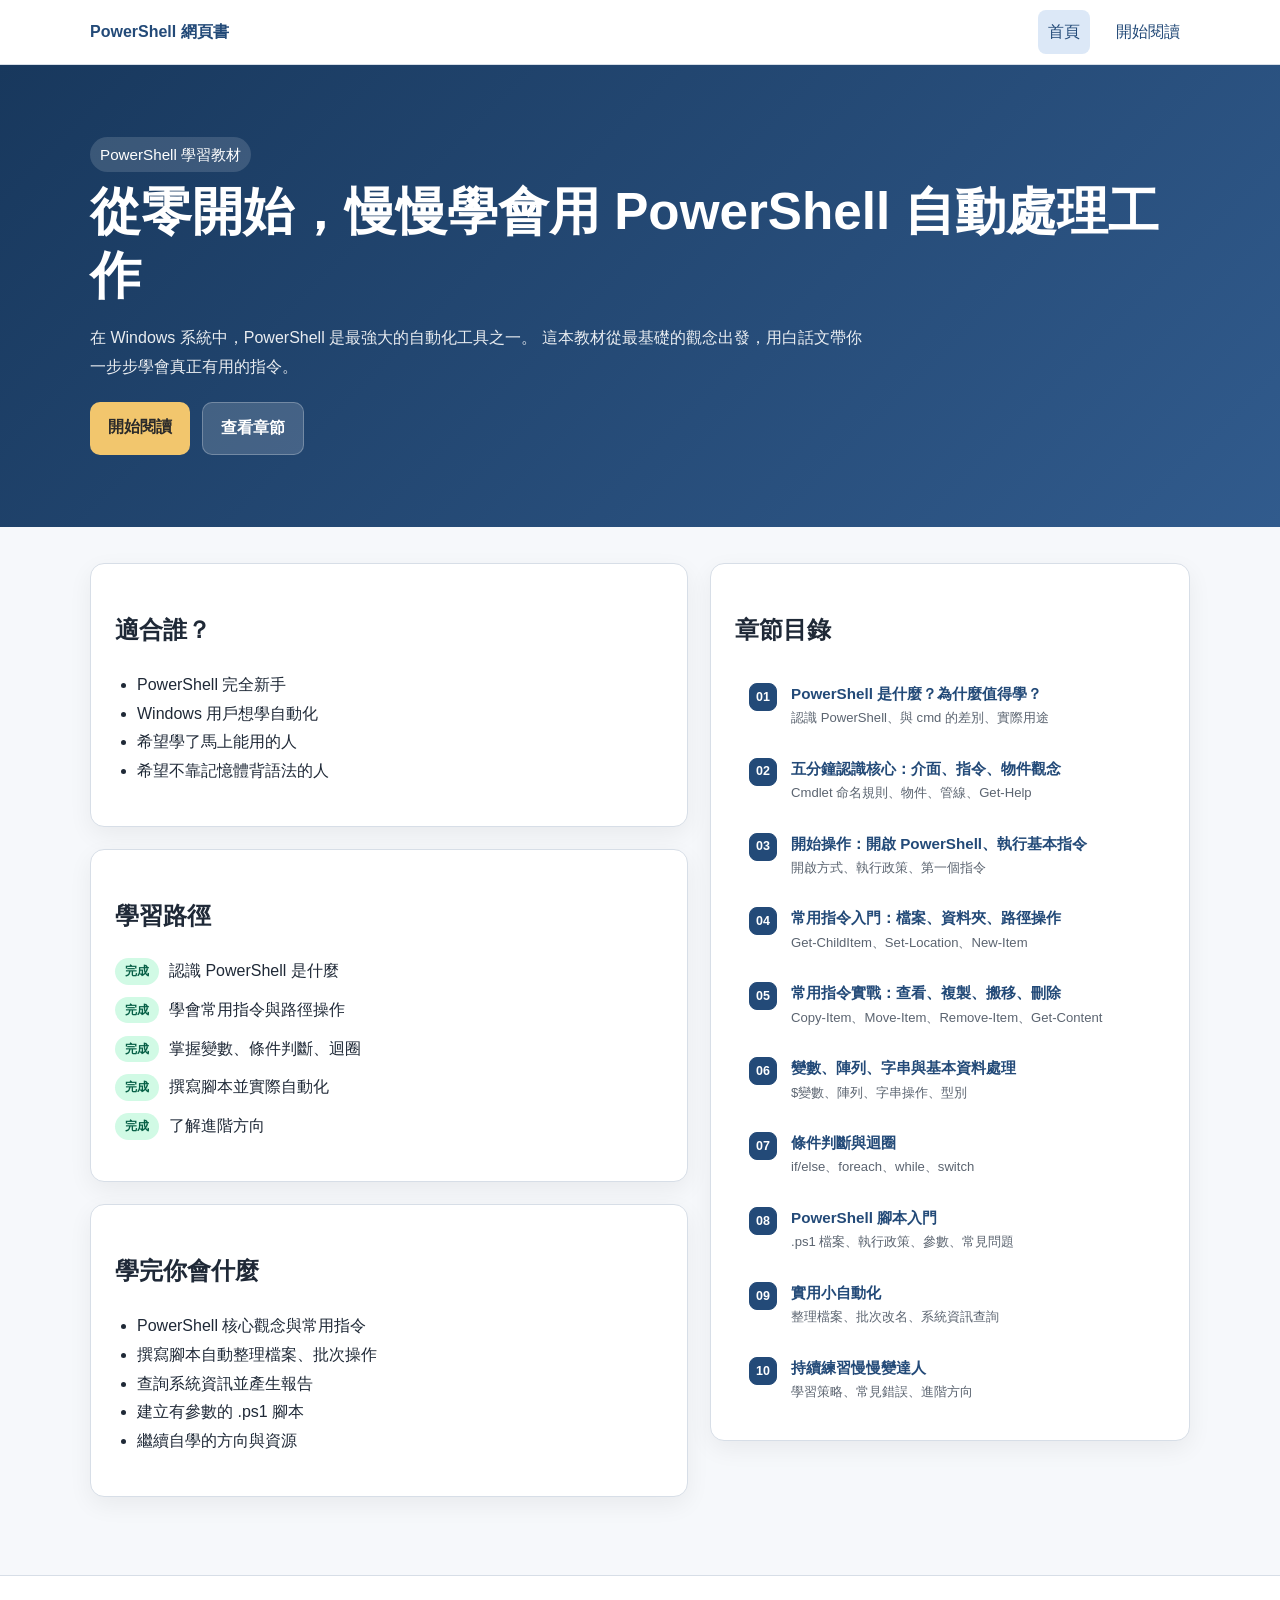
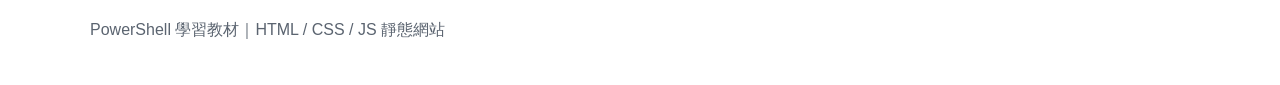
<file: index.html>
<!DOCTYPE html>
<html lang="zh-Hant">
<head>
  <meta charset="UTF-8">
  <meta name="viewport" content="width=device-width, initial-scale=1.0">
  <title>PowerShell 網頁書</title>
  <meta name="description" content="PowerShell 網頁書，從零開始學習，適合初學者，包含觀念說明、範例指令、常見錯誤與小練習。">
  <link rel="stylesheet" href="assets/css/style.css">
</head>
<body>
  <header class="site-header">
    <div class="container header-inner">
      <div class="brand">PowerShell 網頁書</div>
      <button id="menuToggle" class="menu-toggle" aria-label="切換目錄">☰</button>
      <nav class="top-nav">
        <a href="index.html" class="active">首頁</a>
        <a href="chapters/chapter1.html">開始閱讀</a>
      </nav>
    </div>
  </header>

  <section class="hero">
    <div class="container">
      <p class="eyebrow">PowerShell 學習教材</p>
      <h1>從零開始，慢慢學會用 PowerShell 自動處理工作</h1>
      <p class="hero-text">
        在 Windows 系統中，PowerShell 是最強大的自動化工具之一。
        這本教材從最基礎的觀念出發，用白話文帶你一步步學會真正有用的指令。
      </p>
      <div class="hero-actions">
        <a class="btn primary" href="chapters/chapter1.html">開始閱讀</a>
        <a class="btn secondary" href="#chapters">查看章節</a>
      </div>
    </div>
  </section>

  <main class="container page-home">
    <div class="home-grid">
      <div>
        <section class="panel">
          <h2>適合誰？</h2>
          <ul class="feature-list">
            <li>PowerShell 完全新手</li>
            <li>Windows 用戶想學自動化</li>
            <li>希望學了馬上能用的人</li>
            <li>希望不靠記憶體背語法的人</li>
          </ul>
        </section>

        <section class="panel">
          <h2>學習路徑</h2>
          <ol class="roadmap">
            <li><span class="roadmap-tag done">完成</span> 認識 PowerShell 是什麼</li>
            <li><span class="roadmap-tag done">完成</span> 學會常用指令與路徑操作</li>
            <li><span class="roadmap-tag done">完成</span> 掌握變數、條件判斷、迴圈</li>
            <li><span class="roadmap-tag done">完成</span> 撰寫腳本並實際自動化</li>
            <li><span class="roadmap-tag done">完成</span> 了解進階方向</li>
          </ol>
        </section>

        <section class="panel">
          <h2>學完你會什麼</h2>
          <ul class="feature-list">
            <li>PowerShell 核心觀念與常用指令</li>
            <li>撰寫腳本自動整理檔案、批次操作</li>
            <li>查詢系統資訊並產生報告</li>
            <li>建立有參數的 .ps1 腳本</li>
            <li>繼續自學的方向與資源</li>
          </ul>
        </section>
      </div>

      <section id="chapters" class="panel toc-panel">
        <h2>章節目錄</h2>
        <ol class="toc-list">
          <li class="toc-item done">
            <a href="chapters/chapter1.html">
              <span class="toc-num">01</span>
              <span class="toc-info">
                <strong>PowerShell 是什麼？為什麼值得學？</strong>
                <span>認識 PowerShell、與 cmd 的差別、實際用途</span>
              </span>
            </a>
          </li>
          <li class="toc-item done">
            <a href="chapters/chapter2.html">
              <span class="toc-num">02</span>
              <span class="toc-info">
                <strong>五分鐘認識核心：介面、指令、物件觀念</strong>
                <span>Cmdlet 命名規則、物件、管線、Get-Help</span>
              </span>
            </a>
          </li>
          <li class="toc-item done">
            <a href="chapters/chapter3.html">
              <span class="toc-num">03</span>
              <span class="toc-info">
                <strong>開始操作：開啟 PowerShell、執行基本指令</strong>
                <span>開啟方式、執行政策、第一個指令</span>
              </span>
            </a>
          </li>
          <li class="toc-item done">
            <a href="chapters/chapter4.html">
              <span class="toc-num">04</span>
              <span class="toc-info">
                <strong>常用指令入門：檔案、資料夾、路徑操作</strong>
                <span>Get-ChildItem、Set-Location、New-Item</span>
              </span>
            </a>
          </li>
          <li class="toc-item done">
            <a href="chapters/chapter5.html">
              <span class="toc-num">05</span>
              <span class="toc-info">
                <strong>常用指令實戰：查看、複製、搬移、刪除</strong>
                <span>Copy-Item、Move-Item、Remove-Item、Get-Content</span>
              </span>
            </a>
          </li>
          <li class="toc-item done">
            <a href="chapters/chapter6.html">
              <span class="toc-num">06</span>
              <span class="toc-info">
                <strong>變數、陣列、字串與基本資料處理</strong>
                <span>$變數、陣列、字串操作、型別</span>
              </span>
            </a>
          </li>
          <li class="toc-item done">
            <a href="chapters/chapter7.html">
              <span class="toc-num">07</span>
              <span class="toc-info">
                <strong>條件判斷與迴圈</strong>
                <span>if/else、foreach、while、switch</span>
              </span>
            </a>
          </li>
          <li class="toc-item done">
            <a href="chapters/chapter8.html">
              <span class="toc-num">08</span>
              <span class="toc-info">
                <strong>PowerShell 腳本入門</strong>
                <span>.ps1 檔案、執行政策、參數、常見問題</span>
              </span>
            </a>
          </li>
          <li class="toc-item done">
            <a href="chapters/chapter9.html">
              <span class="toc-num">09</span>
              <span class="toc-info">
                <strong>實用小自動化</strong>
                <span>整理檔案、批次改名、系統資訊查詢</span>
              </span>
            </a>
          </li>
          <li class="toc-item done">
            <a href="chapters/chapter10.html">
              <span class="toc-num">10</span>
              <span class="toc-info">
                <strong>持續練習慢慢變達人</strong>
                <span>學習策略、常見錯誤、進階方向</span>
              </span>
            </a>
          </li>
        </ol>
      </section>
    </div>
  </main>

  <footer class="site-footer">
    <div class="container">
      <p>PowerShell 學習教材｜HTML / CSS / JS 靜態網站</p>
    </div>
  </footer>

  <script src="assets/js/main.js"></script>
</body>
</html>
</file>
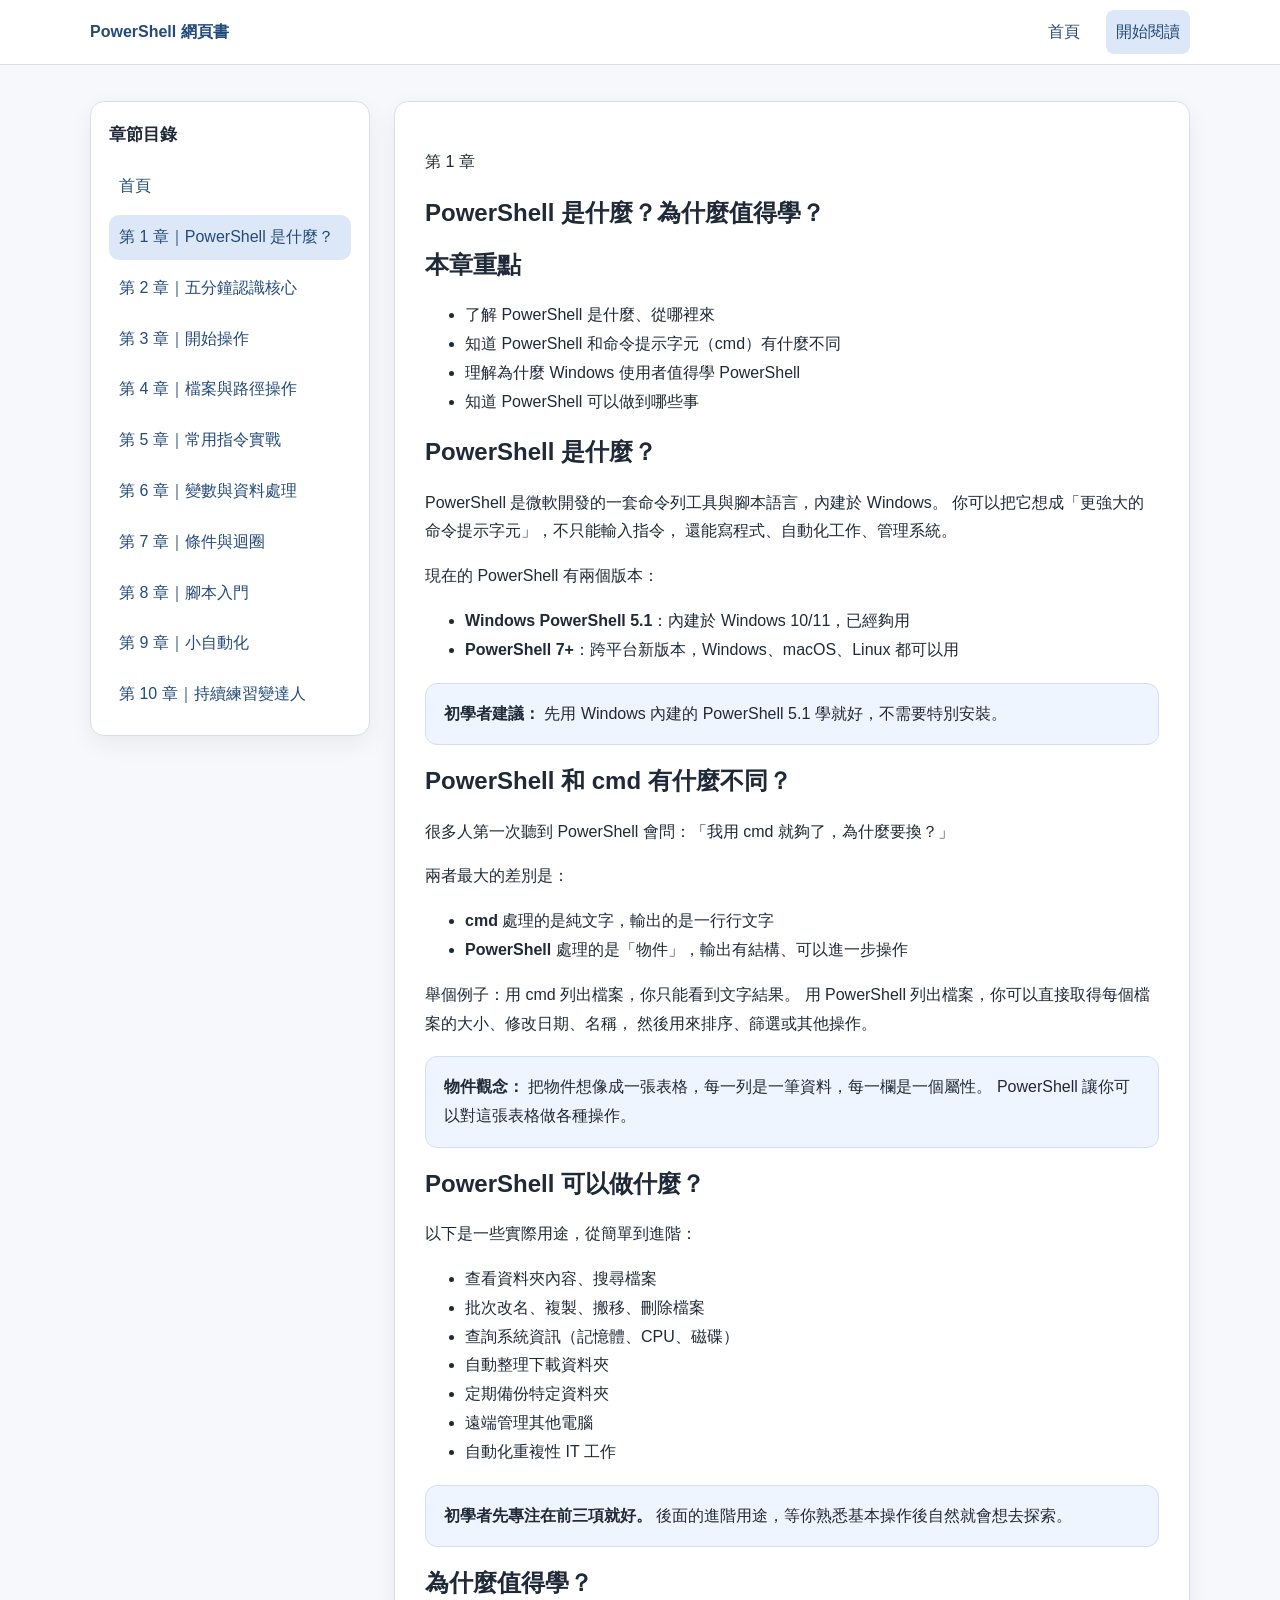
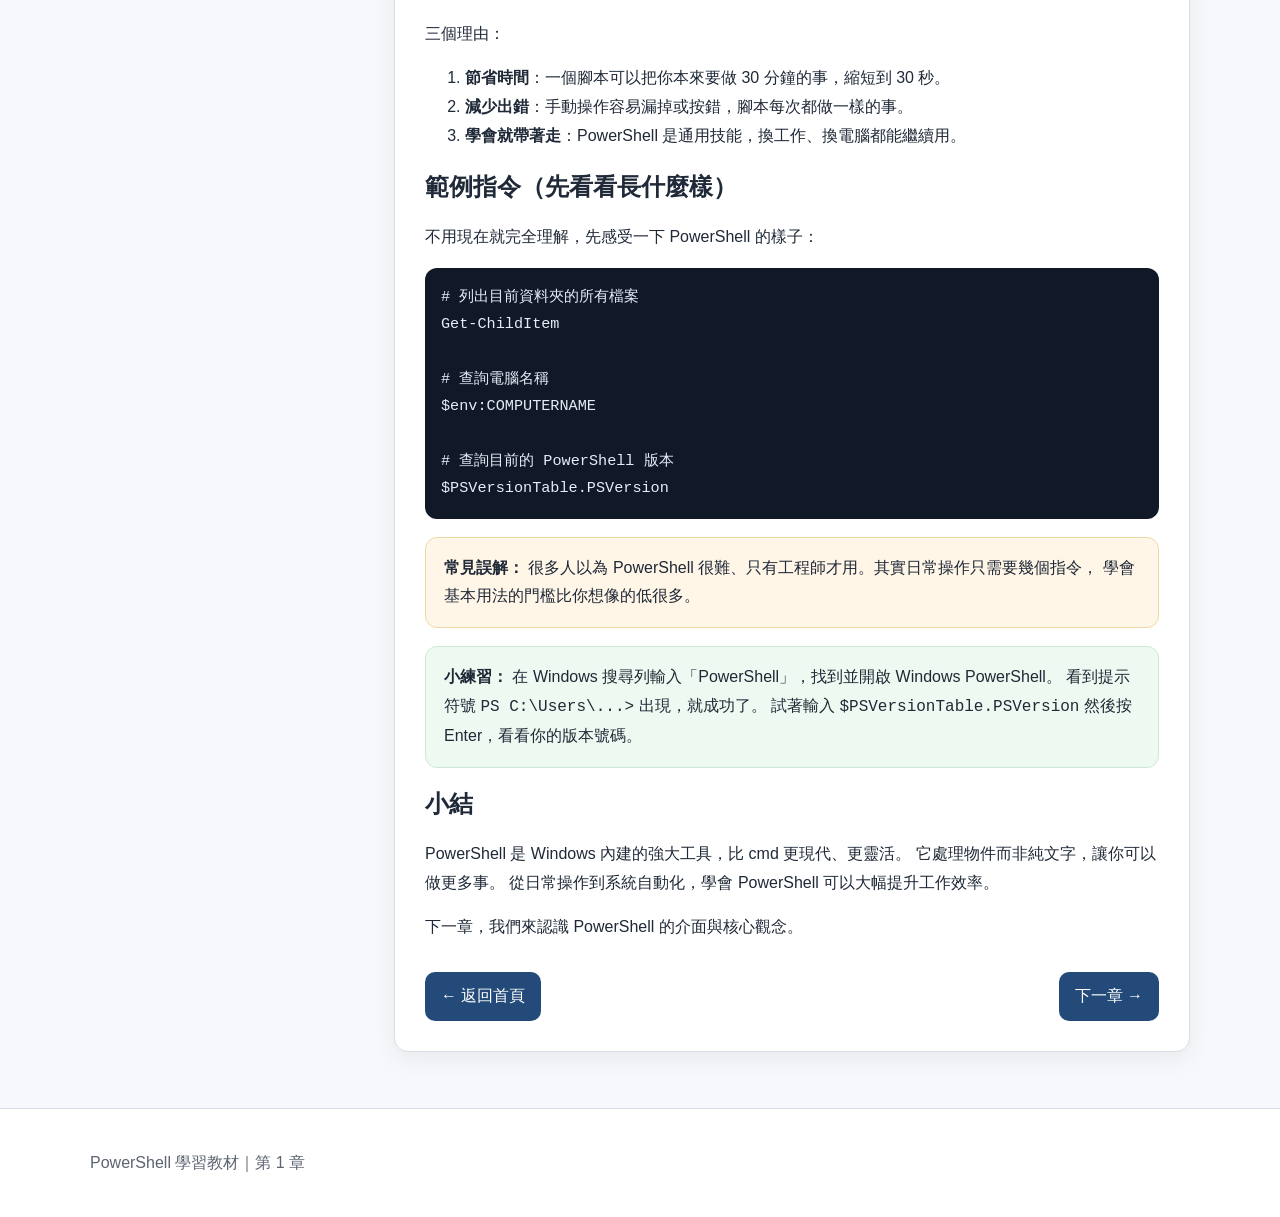
<file: chapters/chapter1.html>
<!DOCTYPE html>
<html lang="zh-Hant">
<head>
  <meta charset="UTF-8">
  <meta name="viewport" content="width=device-width, initial-scale=1.0">
  <title>第 1 章｜PowerShell 是什麼？為什麼值得學？</title>
  <link rel="stylesheet" href="../assets/css/style.css">
</head>
<body>
  <header class="site-header">
    <div class="container header-inner">
      <div class="brand">PowerShell 網頁書</div>
      <button id="menuToggle" class="menu-toggle" aria-label="切換目錄">☰</button>
      <nav class="top-nav">
        <a href="../index.html">首頁</a>
        <a href="chapter1.html">開始閱讀</a>
      </nav>
    </div>
  </header>

  <main class="container page-chapter">
    <div class="chapter-layout">
      <aside class="sidebar">
        <h2>章節目錄</h2>
        <nav>
          <a href="../index.html">首頁</a>
          <a href="chapter1.html">第 1 章｜PowerShell 是什麼？</a>
          <a href="chapter2.html">第 2 章｜五分鐘認識核心</a>
          <a href="chapter3.html">第 3 章｜開始操作</a>
          <a href="chapter4.html">第 4 章｜檔案與路徑操作</a>
          <a href="chapter5.html">第 5 章｜常用指令實戰</a>
          <a href="chapter6.html">第 6 章｜變數與資料處理</a>
          <a href="chapter7.html">第 7 章｜條件與迴圈</a>
          <a href="chapter8.html">第 8 章｜腳本入門</a>
          <a href="chapter9.html">第 9 章｜小自動化</a>
          <a href="chapter10.html">第 10 章｜持續練習變達人</a>
        </nav>
      </aside>

      <article class="content">
        <p>第 1 章</p>
        <h1>PowerShell 是什麼？為什麼值得學？</h1>

        <section>
          <h2>本章重點</h2>
          <ul>
            <li>了解 PowerShell 是什麼、從哪裡來</li>
            <li>知道 PowerShell 和命令提示字元（cmd）有什麼不同</li>
            <li>理解為什麼 Windows 使用者值得學 PowerShell</li>
            <li>知道 PowerShell 可以做到哪些事</li>
          </ul>
        </section>

        <section>
          <h2>PowerShell 是什麼？</h2>
          <p>
            PowerShell 是微軟開發的一套命令列工具與腳本語言，內建於 Windows。
            你可以把它想成「更強大的命令提示字元」，不只能輸入指令，
            還能寫程式、自動化工作、管理系統。
          </p>
          <p>現在的 PowerShell 有兩個版本：</p>
          <ul>
            <li><strong>Windows PowerShell 5.1</strong>：內建於 Windows 10/11，已經夠用</li>
            <li><strong>PowerShell 7+</strong>：跨平台新版本，Windows、macOS、Linux 都可以用</li>
          </ul>
          <div class="note">
            <strong>初學者建議：</strong>
            先用 Windows 內建的 PowerShell 5.1 學就好，不需要特別安裝。
          </div>
        </section>

        <section>
          <h2>PowerShell 和 cmd 有什麼不同？</h2>
          <p>很多人第一次聽到 PowerShell 會問：「我用 cmd 就夠了，為什麼要換？」</p>
          <p>兩者最大的差別是：</p>
          <ul>
            <li><strong>cmd</strong> 處理的是純文字，輸出的是一行行文字</li>
            <li><strong>PowerShell</strong> 處理的是「物件」，輸出有結構、可以進一步操作</li>
          </ul>
          <p>
            舉個例子：用 cmd 列出檔案，你只能看到文字結果。
            用 PowerShell 列出檔案，你可以直接取得每個檔案的大小、修改日期、名稱，
            然後用來排序、篩選或其他操作。
          </p>
          <div class="note">
            <strong>物件觀念：</strong>
            把物件想像成一張表格，每一列是一筆資料，每一欄是一個屬性。
            PowerShell 讓你可以對這張表格做各種操作。
          </div>
        </section>

        <section>
          <h2>PowerShell 可以做什麼？</h2>
          <p>以下是一些實際用途，從簡單到進階：</p>
          <ul>
            <li>查看資料夾內容、搜尋檔案</li>
            <li>批次改名、複製、搬移、刪除檔案</li>
            <li>查詢系統資訊（記憶體、CPU、磁碟）</li>
            <li>自動整理下載資料夾</li>
            <li>定期備份特定資料夾</li>
            <li>遠端管理其他電腦</li>
            <li>自動化重複性 IT 工作</li>
          </ul>
          <div class="note">
            <strong>初學者先專注在前三項就好。</strong>
            後面的進階用途，等你熟悉基本操作後自然就會想去探索。
          </div>
        </section>

        <section>
          <h2>為什麼值得學？</h2>
          <p>三個理由：</p>
          <ol>
            <li><strong>節省時間</strong>：一個腳本可以把你本來要做 30 分鐘的事，縮短到 30 秒。</li>
            <li><strong>減少出錯</strong>：手動操作容易漏掉或按錯，腳本每次都做一樣的事。</li>
            <li><strong>學會就帶著走</strong>：PowerShell 是通用技能，換工作、換電腦都能繼續用。</li>
          </ol>
        </section>

        <section>
          <h2>範例指令（先看看長什麼樣）</h2>
          <p>不用現在就完全理解，先感受一下 PowerShell 的樣子：</p>
          <pre><code># 列出目前資料夾的所有檔案
Get-ChildItem

# 查詢電腦名稱
$env:COMPUTERNAME

# 查詢目前的 PowerShell 版本
$PSVersionTable.PSVersion</code></pre>
        </section>

        <div class="warning">
          <strong>常見誤解：</strong>
          很多人以為 PowerShell 很難、只有工程師才用。其實日常操作只需要幾個指令，
          學會基本用法的門檻比你想像的低很多。
        </div>

        <div class="exercise">
          <strong>小練習：</strong>
          在 Windows 搜尋列輸入「PowerShell」，找到並開啟 Windows PowerShell。
          看到提示符號 <code>PS C:\Users\...&gt;</code> 出現，就成功了。
          試著輸入 <code>$PSVersionTable.PSVersion</code> 然後按 Enter，看看你的版本號碼。
        </div>

        <section>
          <h2>小結</h2>
          <p>
            PowerShell 是 Windows 內建的強大工具，比 cmd 更現代、更靈活。
            它處理物件而非純文字，讓你可以做更多事。
            從日常操作到系統自動化，學會 PowerShell 可以大幅提升工作效率。
          </p>
          <p>下一章，我們來認識 PowerShell 的介面與核心觀念。</p>
        </section>

        <nav class="chapter-nav">
          <a href="../index.html">← 返回首頁</a>
          <a href="chapter2.html">下一章 →</a>
        </nav>
      </article>
    </div>
  </main>

  <footer class="site-footer">
    <div class="container">
      <p>PowerShell 學習教材｜第 1 章</p>
    </div>
  </footer>

  <script src="../assets/js/main.js"></script>
</body>
</html>
</file>
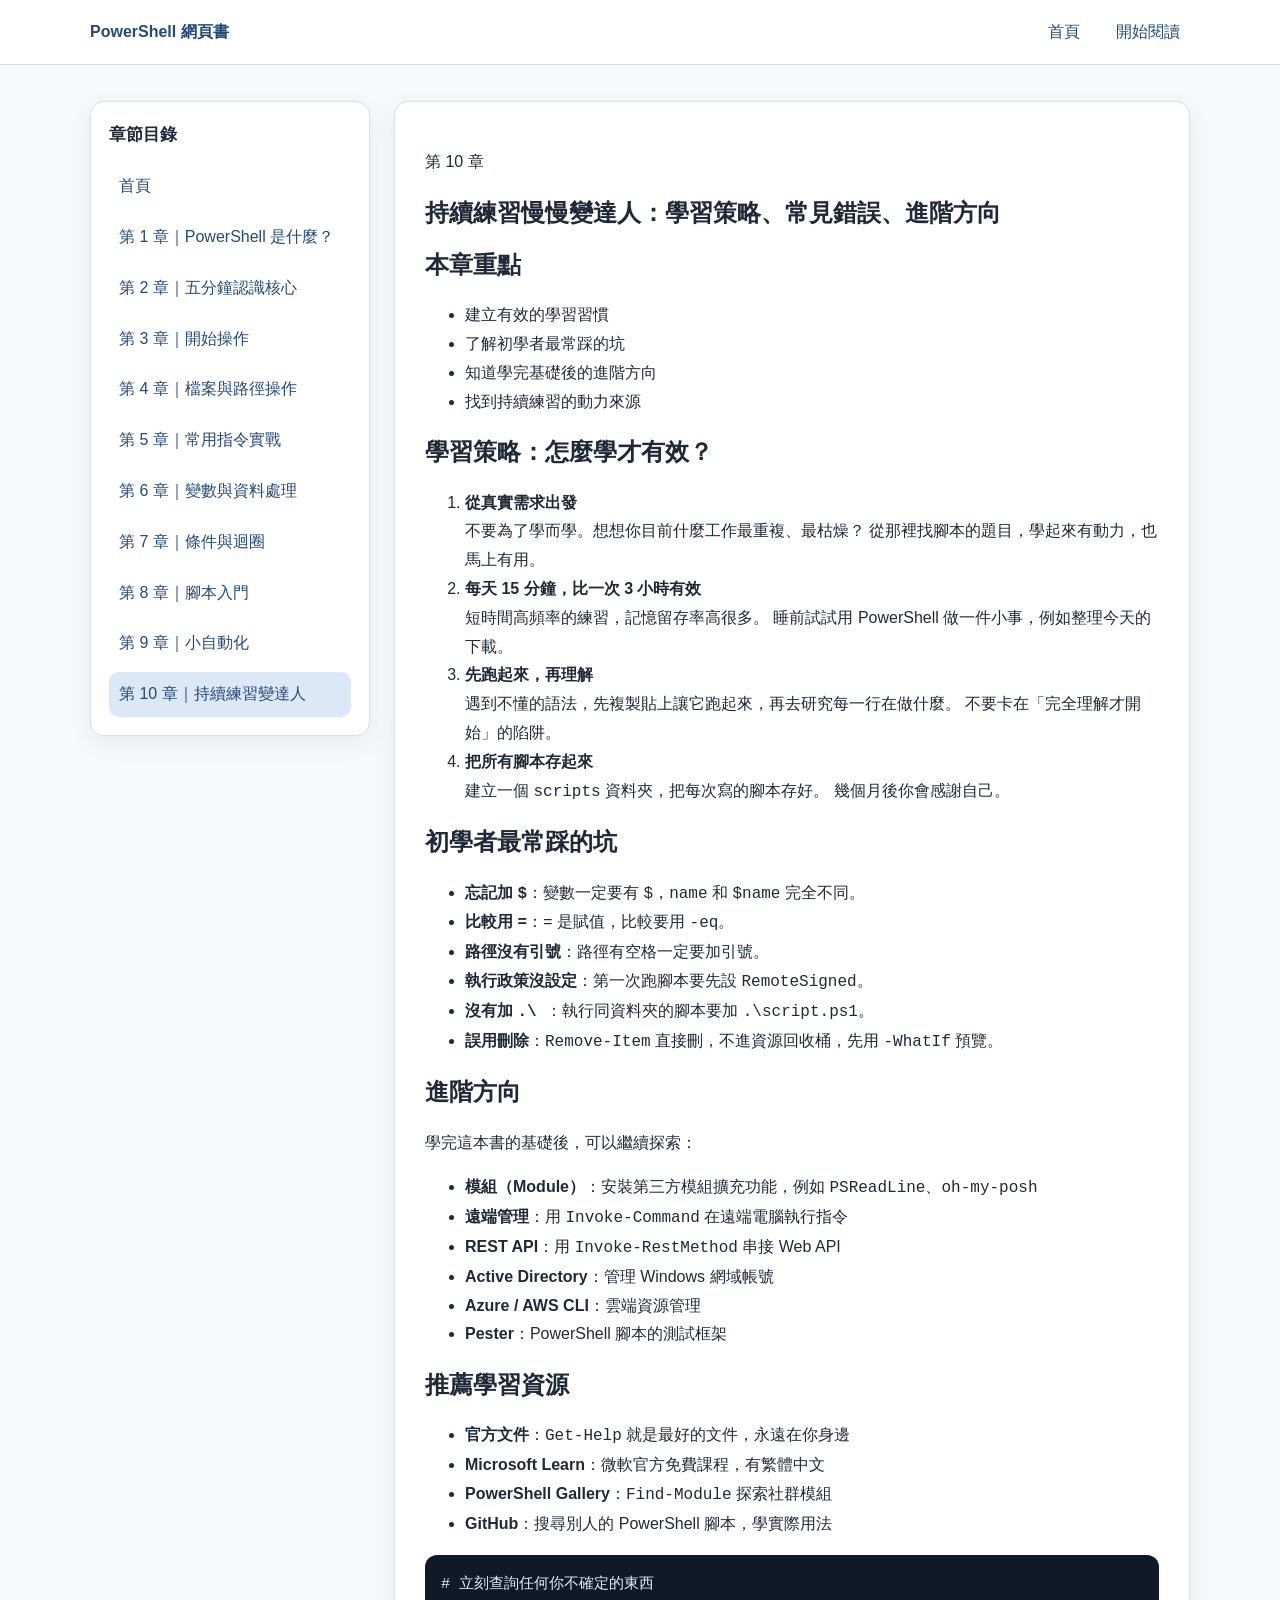
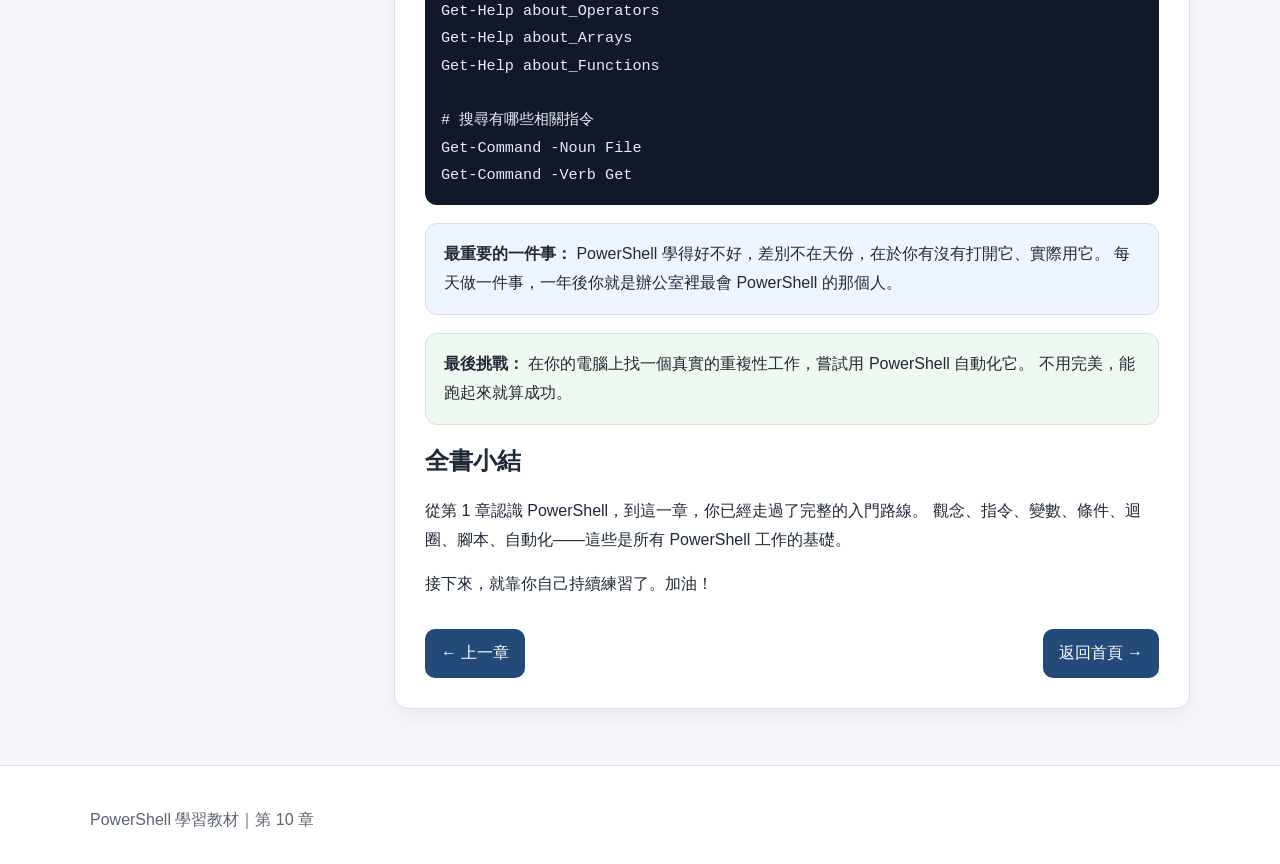
<file: chapters/chapter10.html>
<!DOCTYPE html>
<html lang="zh-Hant">
<head>
  <meta charset="UTF-8">
  <meta name="viewport" content="width=device-width, initial-scale=1.0">
  <title>第 10 章｜持續練習慢慢變達人：學習策略、常見錯誤、進階方向</title>
  <link rel="stylesheet" href="../assets/css/style.css">
</head>
<body>
  <header class="site-header">
    <div class="container header-inner">
      <div class="brand">PowerShell 網頁書</div>
      <button id="menuToggle" class="menu-toggle" aria-label="切換目錄">☰</button>
      <nav class="top-nav">
        <a href="../index.html">首頁</a>
        <a href="chapter1.html">開始閱讀</a>
      </nav>
    </div>
  </header>

  <main class="container page-chapter">
    <div class="chapter-layout">
      <aside class="sidebar">
        <h2>章節目錄</h2>
        <nav>
          <a href="../index.html">首頁</a>
          <a href="chapter1.html">第 1 章｜PowerShell 是什麼？</a>
          <a href="chapter2.html">第 2 章｜五分鐘認識核心</a>
          <a href="chapter3.html">第 3 章｜開始操作</a>
          <a href="chapter4.html">第 4 章｜檔案與路徑操作</a>
          <a href="chapter5.html">第 5 章｜常用指令實戰</a>
          <a href="chapter6.html">第 6 章｜變數與資料處理</a>
          <a href="chapter7.html">第 7 章｜條件與迴圈</a>
          <a href="chapter8.html">第 8 章｜腳本入門</a>
          <a href="chapter9.html">第 9 章｜小自動化</a>
          <a href="chapter10.html">第 10 章｜持續練習變達人</a>
        </nav>
      </aside>

      <article class="content">
        <p>第 10 章</p>
        <h1>持續練習慢慢變達人：學習策略、常見錯誤、進階方向</h1>

        <section>
          <h2>本章重點</h2>
          <ul>
            <li>建立有效的學習習慣</li>
            <li>了解初學者最常踩的坑</li>
            <li>知道學完基礎後的進階方向</li>
            <li>找到持續練習的動力來源</li>
          </ul>
        </section>

        <section>
          <h2>學習策略：怎麼學才有效？</h2>
          <ol>
            <li>
              <strong>從真實需求出發</strong><br>
              不要為了學而學。想想你目前什麼工作最重複、最枯燥？
              從那裡找腳本的題目，學起來有動力，也馬上有用。
            </li>
            <li>
              <strong>每天 15 分鐘，比一次 3 小時有效</strong><br>
              短時間高頻率的練習，記憶留存率高很多。
              睡前試試用 PowerShell 做一件小事，例如整理今天的下載。
            </li>
            <li>
              <strong>先跑起來，再理解</strong><br>
              遇到不懂的語法，先複製貼上讓它跑起來，再去研究每一行在做什麼。
              不要卡在「完全理解才開始」的陷阱。
            </li>
            <li>
              <strong>把所有腳本存起來</strong><br>
              建立一個 <code>scripts</code> 資料夾，把每次寫的腳本存好。
              幾個月後你會感謝自己。
            </li>
          </ol>
        </section>

        <section>
          <h2>初學者最常踩的坑</h2>
          <ul>
            <li>
              <strong>忘記加 <code>$</code></strong>：變數一定要有 <code>$</code>，<code>name</code> 和 <code>$name</code> 完全不同。
            </li>
            <li>
              <strong>比較用 <code>=</code></strong>：<code>=</code> 是賦值，比較要用 <code>-eq</code>。
            </li>
            <li>
              <strong>路徑沒有引號</strong>：路徑有空格一定要加引號。
            </li>
            <li>
              <strong>執行政策沒設定</strong>：第一次跑腳本要先設 <code>RemoteSigned</code>。
            </li>
            <li>
              <strong>沒有加 <code>.\ </code></strong>：執行同資料夾的腳本要加 <code>.\script.ps1</code>。
            </li>
            <li>
              <strong>誤用刪除</strong>：<code>Remove-Item</code> 直接刪，不進資源回收桶，先用 <code>-WhatIf</code> 預覽。
            </li>
          </ul>
        </section>

        <section>
          <h2>進階方向</h2>
          <p>學完這本書的基礎後，可以繼續探索：</p>
          <ul>
            <li>
              <strong>模組（Module）</strong>：安裝第三方模組擴充功能，例如 <code>PSReadLine</code>、<code>oh-my-posh</code>
            </li>
            <li>
              <strong>遠端管理</strong>：用 <code>Invoke-Command</code> 在遠端電腦執行指令
            </li>
            <li>
              <strong>REST API</strong>：用 <code>Invoke-RestMethod</code> 串接 Web API
            </li>
            <li>
              <strong>Active Directory</strong>：管理 Windows 網域帳號
            </li>
            <li>
              <strong>Azure / AWS CLI</strong>：雲端資源管理
            </li>
            <li>
              <strong>Pester</strong>：PowerShell 腳本的測試框架
            </li>
          </ul>
        </section>

        <section>
          <h2>推薦學習資源</h2>
          <ul>
            <li><strong>官方文件</strong>：<code>Get-Help</code> 就是最好的文件，永遠在你身邊</li>
            <li><strong>Microsoft Learn</strong>：微軟官方免費課程，有繁體中文</li>
            <li><strong>PowerShell Gallery</strong>：<code>Find-Module</code> 探索社群模組</li>
            <li><strong>GitHub</strong>：搜尋別人的 PowerShell 腳本，學實際用法</li>
          </ul>
          <pre><code># 立刻查詢任何你不確定的東西
Get-Help about_Operators
Get-Help about_Arrays
Get-Help about_Functions

# 搜尋有哪些相關指令
Get-Command -Noun File
Get-Command -Verb Get</code></pre>
        </section>

        <div class="note">
          <strong>最重要的一件事：</strong>
          PowerShell 學得好不好，差別不在天份，在於你有沒有打開它、實際用它。
          每天做一件事，一年後你就是辦公室裡最會 PowerShell 的那個人。
        </div>

        <div class="exercise">
          <strong>最後挑戰：</strong>
          在你的電腦上找一個真實的重複性工作，嘗試用 PowerShell 自動化它。
          不用完美，能跑起來就算成功。
        </div>

        <section>
          <h2>全書小結</h2>
          <p>
            從第 1 章認識 PowerShell，到這一章，你已經走過了完整的入門路線。
            觀念、指令、變數、條件、迴圈、腳本、自動化——這些是所有 PowerShell 工作的基礎。
          </p>
          <p>
            接下來，就靠你自己持續練習了。加油！
          </p>
        </section>

        <nav class="chapter-nav">
          <a href="chapter9.html">← 上一章</a>
          <a href="../index.html">返回首頁 →</a>
        </nav>
      </article>
    </div>
  </main>

  <footer class="site-footer">
    <div class="container">
      <p>PowerShell 學習教材｜第 10 章</p>
    </div>
  </footer>

  <script src="../assets/js/main.js"></script>
</body>
</html>
</file>
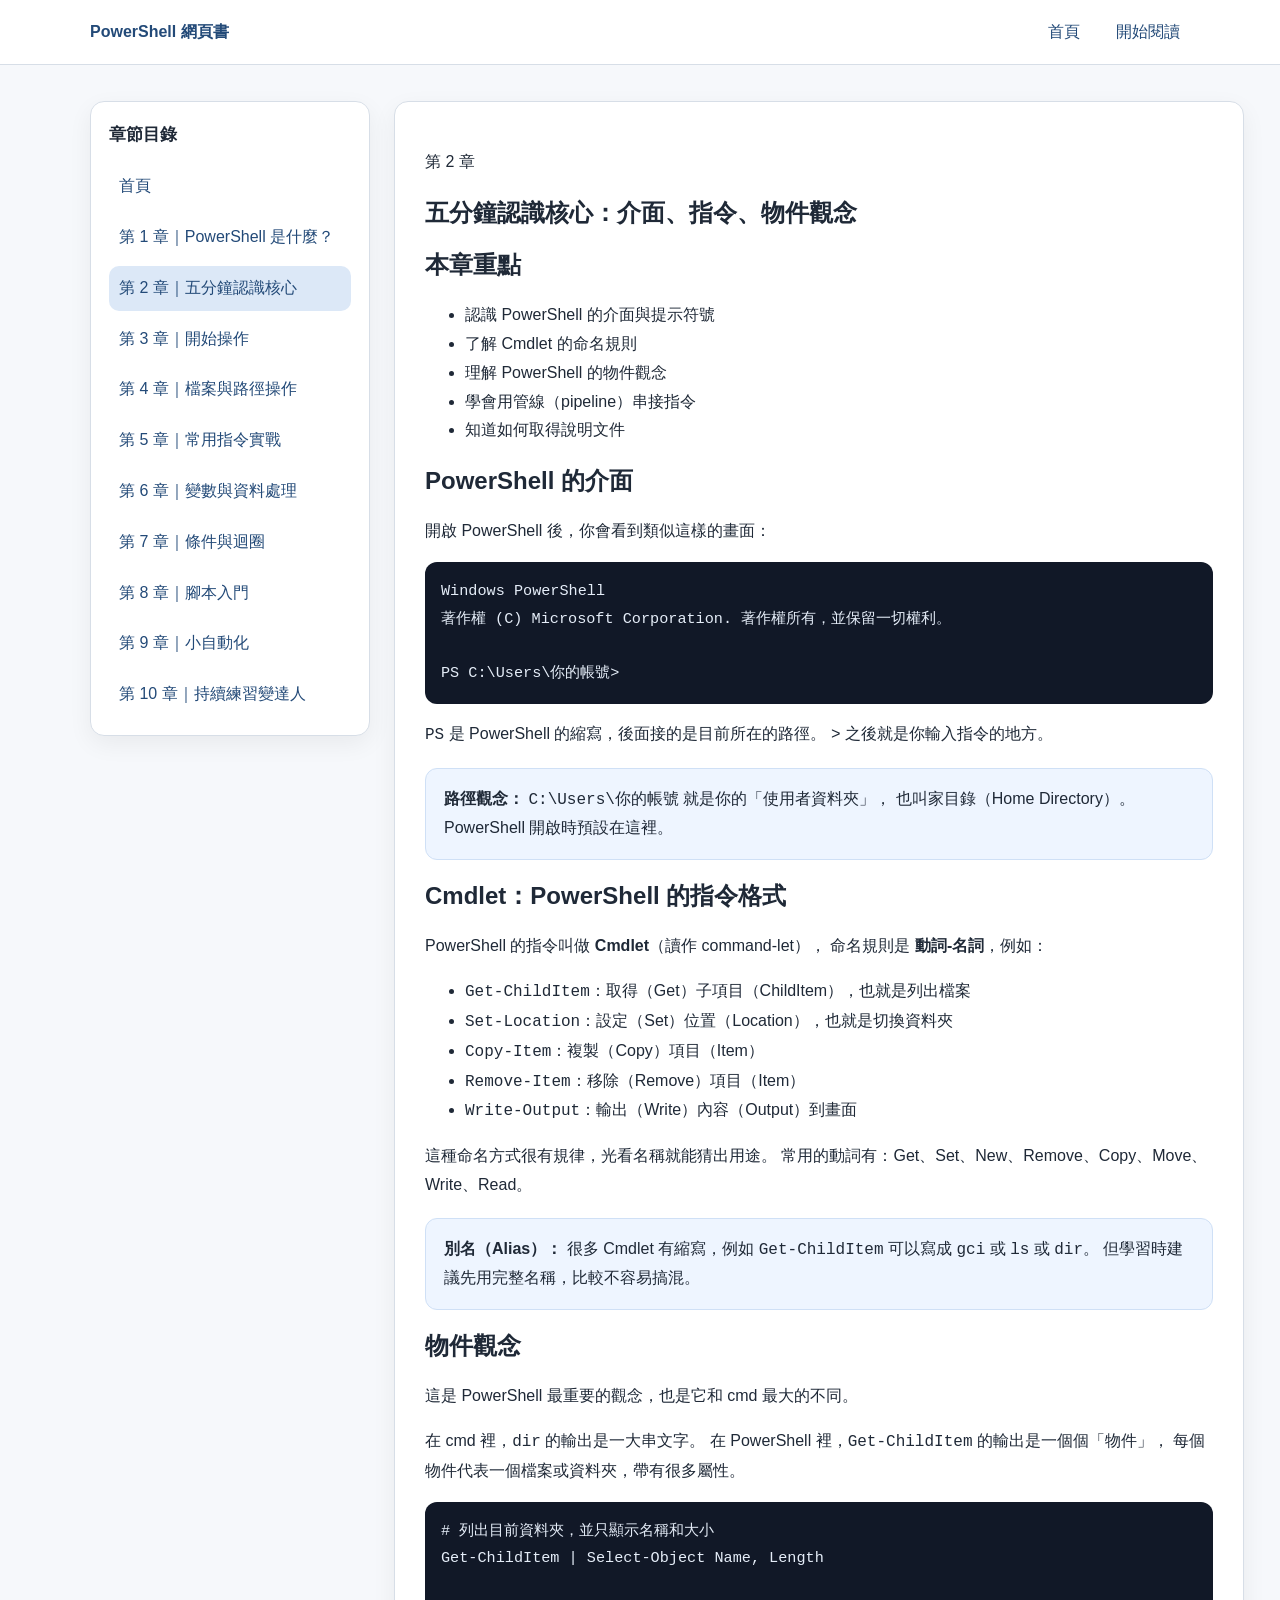
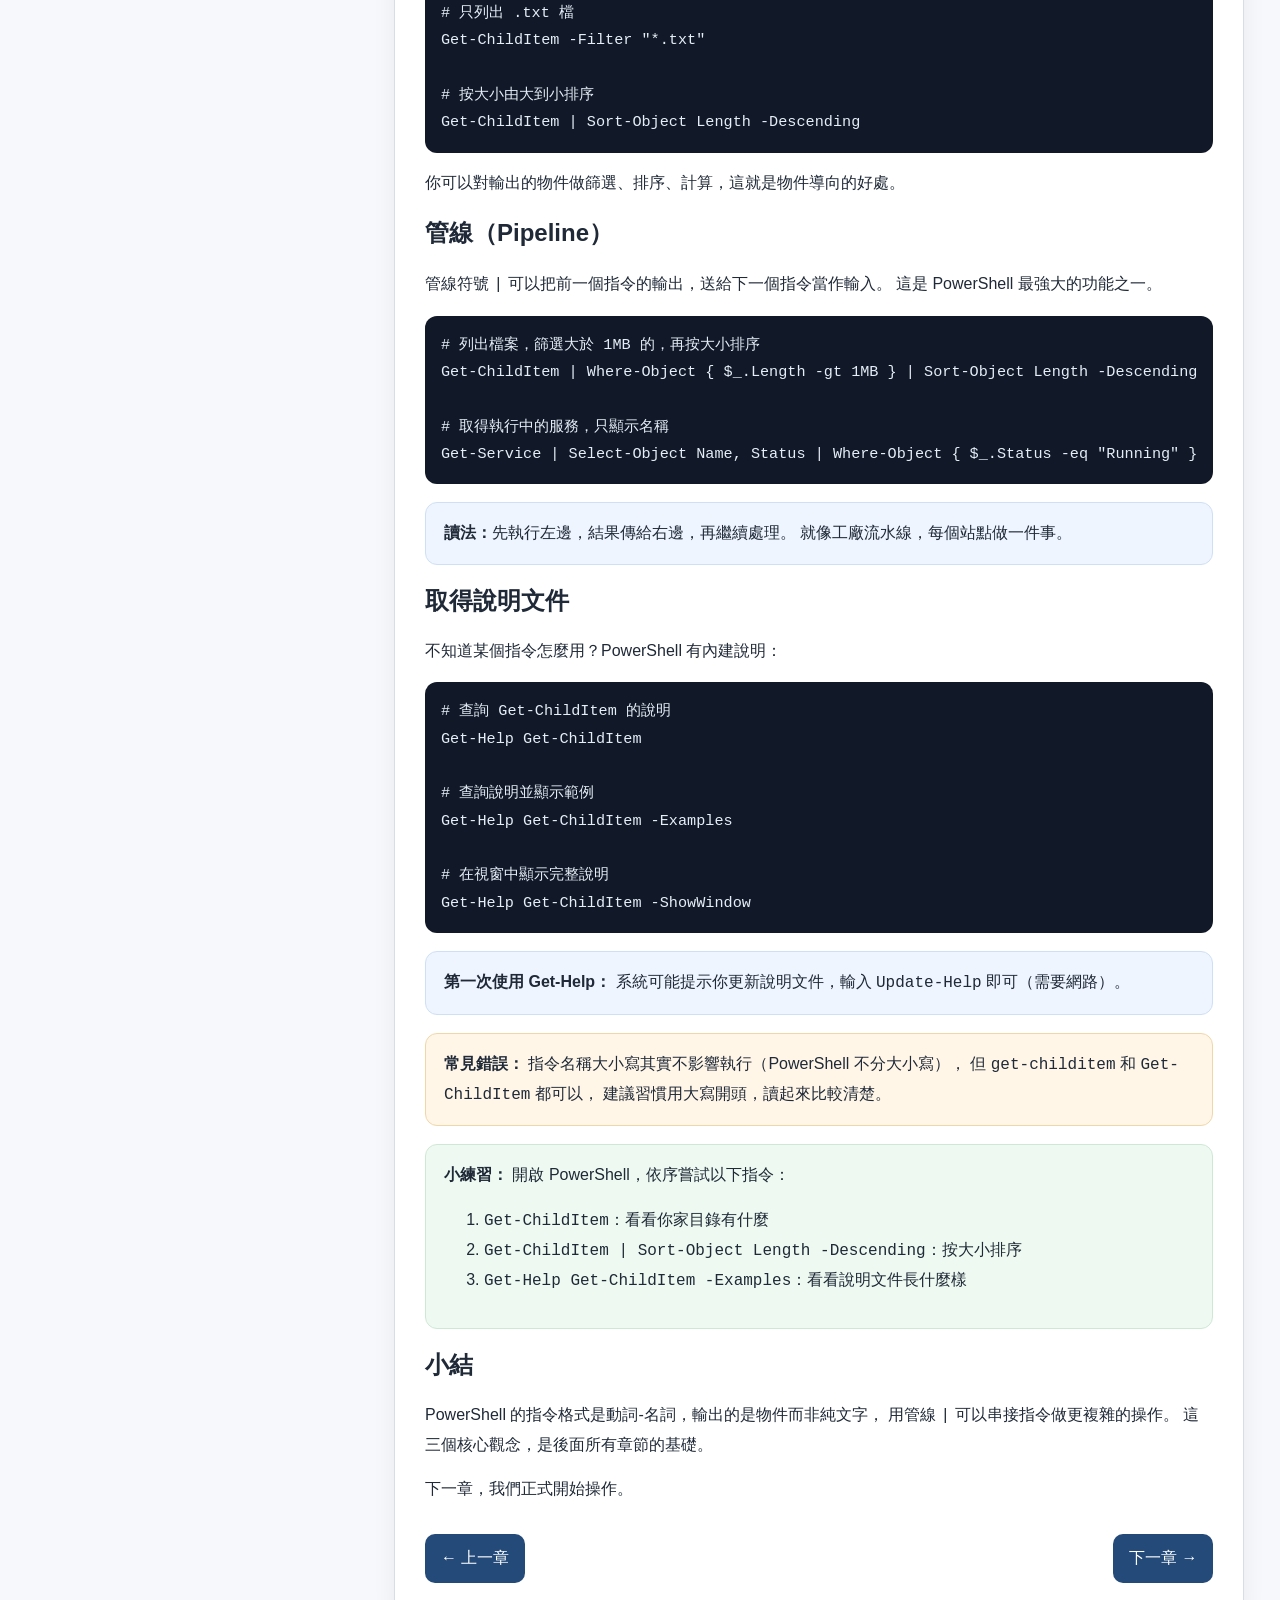
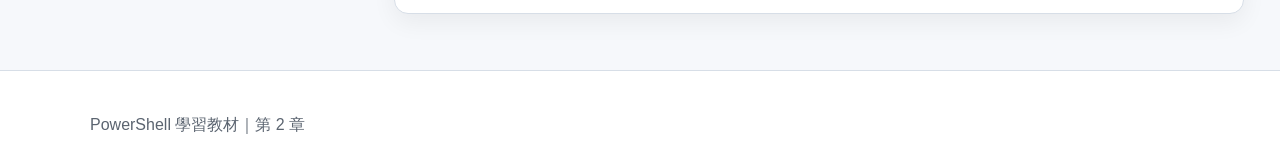
<file: chapters/chapter2.html>
<!DOCTYPE html>
<html lang="zh-Hant">
<head>
  <meta charset="UTF-8">
  <meta name="viewport" content="width=device-width, initial-scale=1.0">
  <title>第 2 章｜五分鐘認識核心：介面、指令、物件觀念</title>
  <link rel="stylesheet" href="../assets/css/style.css">
</head>
<body>
  <header class="site-header">
    <div class="container header-inner">
      <div class="brand">PowerShell 網頁書</div>
      <button id="menuToggle" class="menu-toggle" aria-label="切換目錄">☰</button>
      <nav class="top-nav">
        <a href="../index.html">首頁</a>
        <a href="chapter1.html">開始閱讀</a>
      </nav>
    </div>
  </header>

  <main class="container page-chapter">
    <div class="chapter-layout">
      <aside class="sidebar">
        <h2>章節目錄</h2>
        <nav>
          <a href="../index.html">首頁</a>
          <a href="chapter1.html">第 1 章｜PowerShell 是什麼？</a>
          <a href="chapter2.html">第 2 章｜五分鐘認識核心</a>
          <a href="chapter3.html">第 3 章｜開始操作</a>
          <a href="chapter4.html">第 4 章｜檔案與路徑操作</a>
          <a href="chapter5.html">第 5 章｜常用指令實戰</a>
          <a href="chapter6.html">第 6 章｜變數與資料處理</a>
          <a href="chapter7.html">第 7 章｜條件與迴圈</a>
          <a href="chapter8.html">第 8 章｜腳本入門</a>
          <a href="chapter9.html">第 9 章｜小自動化</a>
          <a href="chapter10.html">第 10 章｜持續練習變達人</a>
        </nav>
      </aside>

      <article class="content">
        <p>第 2 章</p>
        <h1>五分鐘認識核心：介面、指令、物件觀念</h1>

        <section>
          <h2>本章重點</h2>
          <ul>
            <li>認識 PowerShell 的介面與提示符號</li>
            <li>了解 Cmdlet 的命名規則</li>
            <li>理解 PowerShell 的物件觀念</li>
            <li>學會用管線（pipeline）串接指令</li>
            <li>知道如何取得說明文件</li>
          </ul>
        </section>

        <section>
          <h2>PowerShell 的介面</h2>
          <p>開啟 PowerShell 後，你會看到類似這樣的畫面：</p>
          <pre><code>Windows PowerShell
著作權 (C) Microsoft Corporation. 著作權所有，並保留一切權利。

PS C:\Users\你的帳號&gt;</code></pre>
          <p>
            <code>PS</code> 是 PowerShell 的縮寫，後面接的是目前所在的路徑。
            <code>&gt;</code> 之後就是你輸入指令的地方。
          </p>
          <div class="note">
            <strong>路徑觀念：</strong>
            <code>C:\Users\你的帳號</code> 就是你的「使用者資料夾」，
            也叫家目錄（Home Directory）。PowerShell 開啟時預設在這裡。
          </div>
        </section>

        <section>
          <h2>Cmdlet：PowerShell 的指令格式</h2>
          <p>
            PowerShell 的指令叫做 <strong>Cmdlet</strong>（讀作 command-let），
            命名規則是 <strong>動詞-名詞</strong>，例如：
          </p>
          <ul>
            <li><code>Get-ChildItem</code>：取得（Get）子項目（ChildItem），也就是列出檔案</li>
            <li><code>Set-Location</code>：設定（Set）位置（Location），也就是切換資料夾</li>
            <li><code>Copy-Item</code>：複製（Copy）項目（Item）</li>
            <li><code>Remove-Item</code>：移除（Remove）項目（Item）</li>
            <li><code>Write-Output</code>：輸出（Write）內容（Output）到畫面</li>
          </ul>
          <p>
            這種命名方式很有規律，光看名稱就能猜出用途。
            常用的動詞有：Get、Set、New、Remove、Copy、Move、Write、Read。
          </p>
          <div class="note">
            <strong>別名（Alias）：</strong>
            很多 Cmdlet 有縮寫，例如 <code>Get-ChildItem</code> 可以寫成 <code>gci</code> 或 <code>ls</code> 或 <code>dir</code>。
            但學習時建議先用完整名稱，比較不容易搞混。
          </div>
        </section>

        <section>
          <h2>物件觀念</h2>
          <p>
            這是 PowerShell 最重要的觀念，也是它和 cmd 最大的不同。
          </p>
          <p>
            在 cmd 裡，<code>dir</code> 的輸出是一大串文字。
            在 PowerShell 裡，<code>Get-ChildItem</code> 的輸出是一個個「物件」，
            每個物件代表一個檔案或資料夾，帶有很多屬性。
          </p>
          <pre><code># 列出目前資料夾，並只顯示名稱和大小
Get-ChildItem | Select-Object Name, Length

# 只列出 .txt 檔
Get-ChildItem -Filter "*.txt"

# 按大小由大到小排序
Get-ChildItem | Sort-Object Length -Descending</code></pre>
          <p>
            你可以對輸出的物件做篩選、排序、計算，這就是物件導向的好處。
          </p>
        </section>

        <section>
          <h2>管線（Pipeline）</h2>
          <p>
            管線符號 <code>|</code> 可以把前一個指令的輸出，送給下一個指令當作輸入。
            這是 PowerShell 最強大的功能之一。
          </p>
          <pre><code># 列出檔案，篩選大於 1MB 的，再按大小排序
Get-ChildItem | Where-Object { $_.Length -gt 1MB } | Sort-Object Length -Descending

# 取得執行中的服務，只顯示名稱
Get-Service | Select-Object Name, Status | Where-Object { $_.Status -eq "Running" }</code></pre>
          <div class="note">
            <strong>讀法：</strong>先執行左邊，結果傳給右邊，再繼續處理。
            就像工廠流水線，每個站點做一件事。
          </div>
        </section>

        <section>
          <h2>取得說明文件</h2>
          <p>不知道某個指令怎麼用？PowerShell 有內建說明：</p>
          <pre><code># 查詢 Get-ChildItem 的說明
Get-Help Get-ChildItem

# 查詢說明並顯示範例
Get-Help Get-ChildItem -Examples

# 在視窗中顯示完整說明
Get-Help Get-ChildItem -ShowWindow</code></pre>
          <div class="note">
            <strong>第一次使用 Get-Help：</strong>
            系統可能提示你更新說明文件，輸入 <code>Update-Help</code> 即可（需要網路）。
          </div>
        </section>

        <div class="warning">
          <strong>常見錯誤：</strong>
          指令名稱大小寫其實不影響執行（PowerShell 不分大小寫），
          但 <code>get-childitem</code> 和 <code>Get-ChildItem</code> 都可以，
          建議習慣用大寫開頭，讀起來比較清楚。
        </div>

        <div class="exercise">
          <strong>小練習：</strong>
          開啟 PowerShell，依序嘗試以下指令：
          <ol>
            <li><code>Get-ChildItem</code>：看看你家目錄有什麼</li>
            <li><code>Get-ChildItem | Sort-Object Length -Descending</code>：按大小排序</li>
            <li><code>Get-Help Get-ChildItem -Examples</code>：看看說明文件長什麼樣</li>
          </ol>
        </div>

        <section>
          <h2>小結</h2>
          <p>
            PowerShell 的指令格式是動詞-名詞，輸出的是物件而非純文字，
            用管線 <code>|</code> 可以串接指令做更複雜的操作。
            這三個核心觀念，是後面所有章節的基礎。
          </p>
          <p>下一章，我們正式開始操作。</p>
        </section>

        <nav class="chapter-nav">
          <a href="chapter1.html">← 上一章</a>
          <a href="chapter3.html">下一章 →</a>
        </nav>
      </article>
    </div>
  </main>

  <footer class="site-footer">
    <div class="container">
      <p>PowerShell 學習教材｜第 2 章</p>
    </div>
  </footer>

  <script src="../assets/js/main.js"></script>
</body>
</html>
</file>
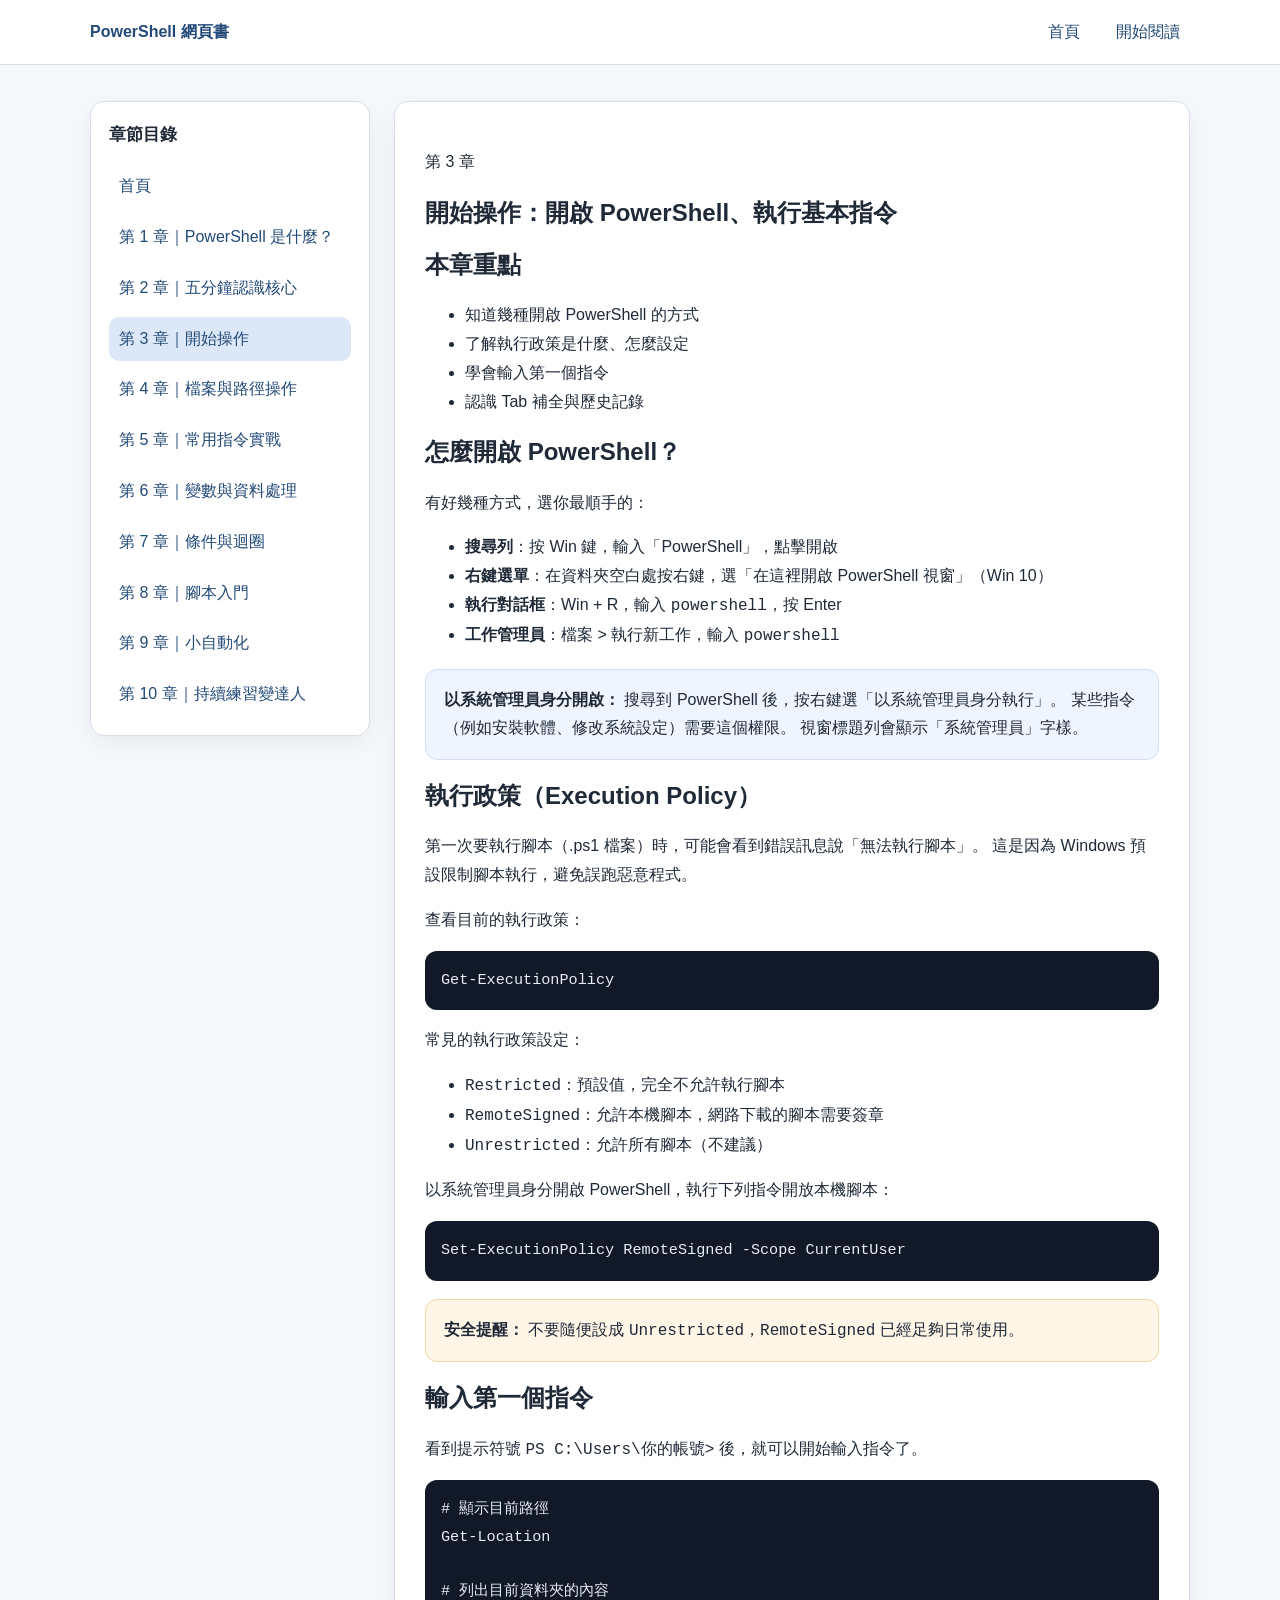
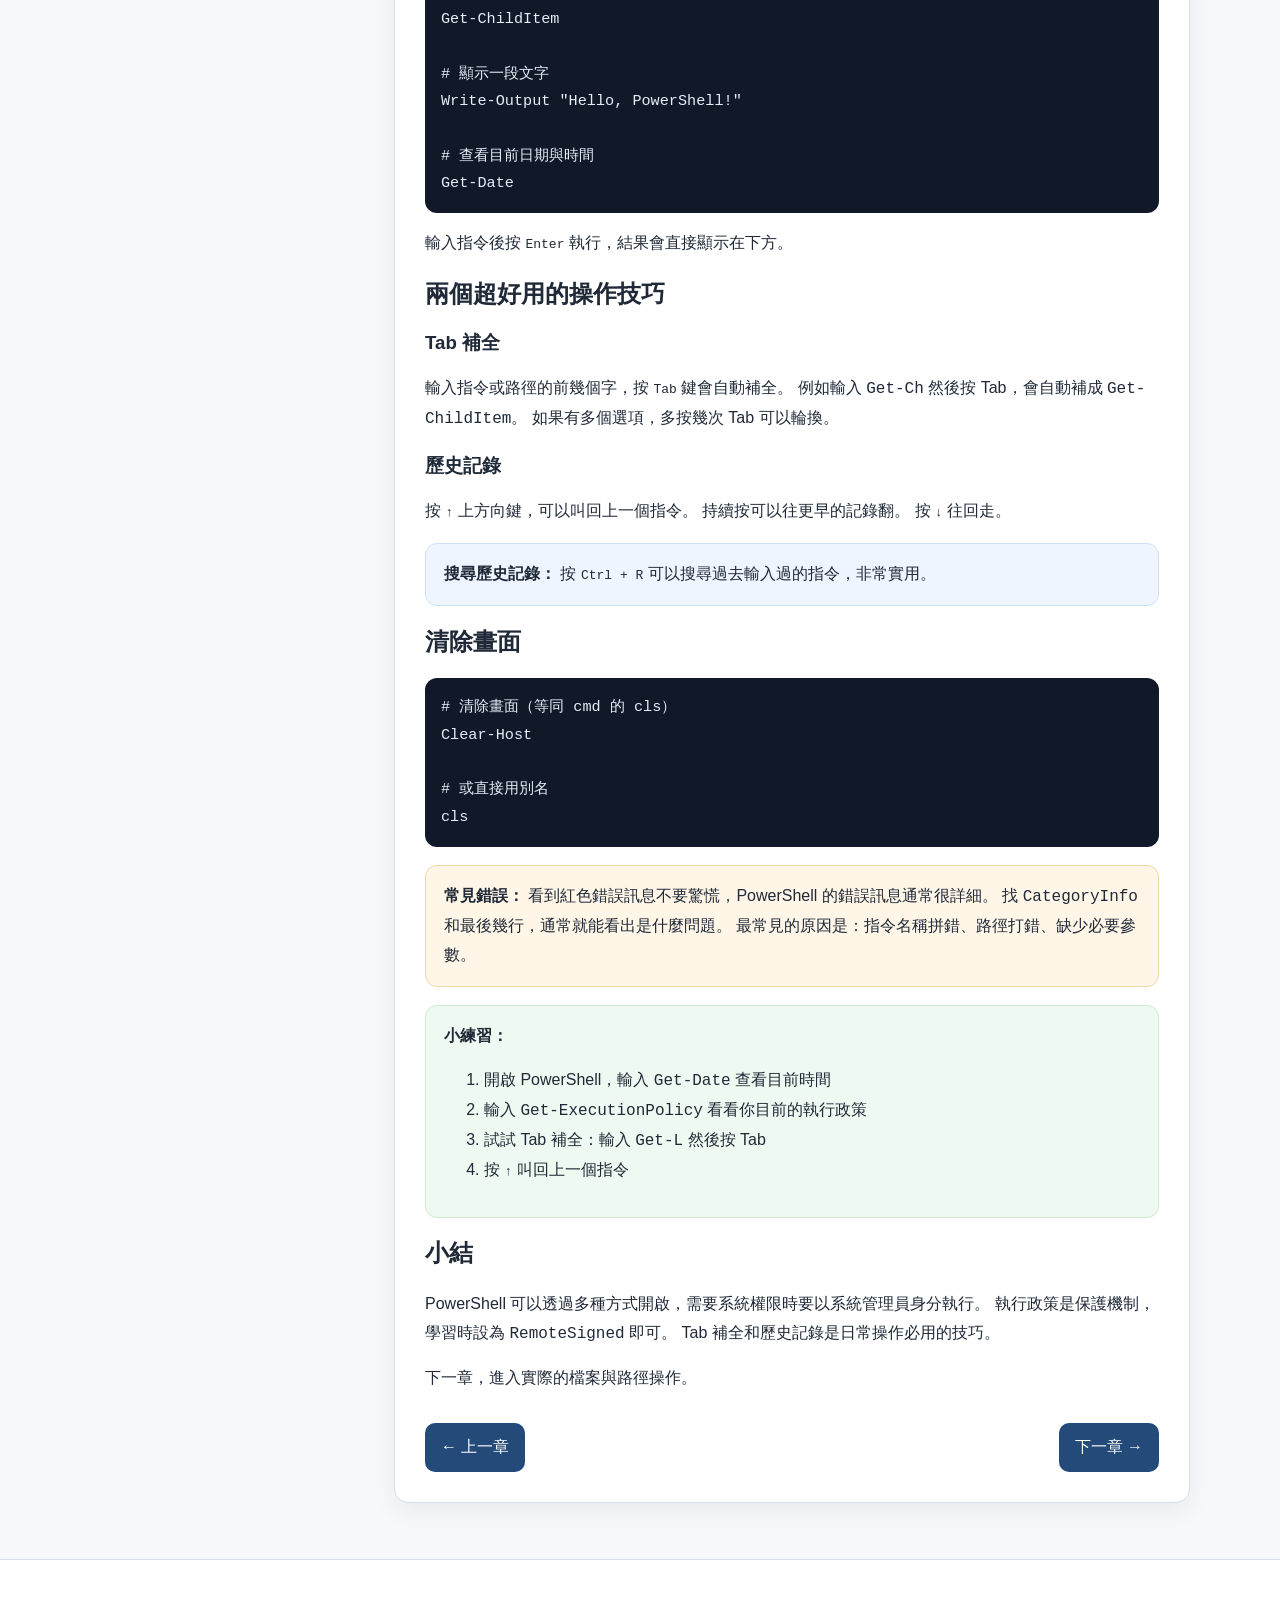
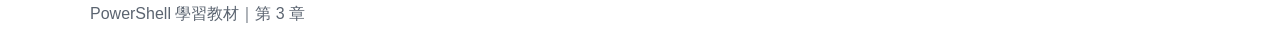
<file: chapters/chapter3.html>
<!DOCTYPE html>
<html lang="zh-Hant">
<head>
  <meta charset="UTF-8">
  <meta name="viewport" content="width=device-width, initial-scale=1.0">
  <title>第 3 章｜開始操作：開啟 PowerShell、執行基本指令</title>
  <link rel="stylesheet" href="../assets/css/style.css">
</head>
<body>
  <header class="site-header">
    <div class="container header-inner">
      <div class="brand">PowerShell 網頁書</div>
      <button id="menuToggle" class="menu-toggle" aria-label="切換目錄">☰</button>
      <nav class="top-nav">
        <a href="../index.html">首頁</a>
        <a href="chapter1.html">開始閱讀</a>
      </nav>
    </div>
  </header>

  <main class="container page-chapter">
    <div class="chapter-layout">
      <aside class="sidebar">
        <h2>章節目錄</h2>
        <nav>
          <a href="../index.html">首頁</a>
          <a href="chapter1.html">第 1 章｜PowerShell 是什麼？</a>
          <a href="chapter2.html">第 2 章｜五分鐘認識核心</a>
          <a href="chapter3.html">第 3 章｜開始操作</a>
          <a href="chapter4.html">第 4 章｜檔案與路徑操作</a>
          <a href="chapter5.html">第 5 章｜常用指令實戰</a>
          <a href="chapter6.html">第 6 章｜變數與資料處理</a>
          <a href="chapter7.html">第 7 章｜條件與迴圈</a>
          <a href="chapter8.html">第 8 章｜腳本入門</a>
          <a href="chapter9.html">第 9 章｜小自動化</a>
          <a href="chapter10.html">第 10 章｜持續練習變達人</a>
        </nav>
      </aside>

      <article class="content">
        <p>第 3 章</p>
        <h1>開始操作：開啟 PowerShell、執行基本指令</h1>

        <section>
          <h2>本章重點</h2>
          <ul>
            <li>知道幾種開啟 PowerShell 的方式</li>
            <li>了解執行政策是什麼、怎麼設定</li>
            <li>學會輸入第一個指令</li>
            <li>認識 Tab 補全與歷史記錄</li>
          </ul>
        </section>

        <section>
          <h2>怎麼開啟 PowerShell？</h2>
          <p>有好幾種方式，選你最順手的：</p>
          <ul>
            <li><strong>搜尋列</strong>：按 Win 鍵，輸入「PowerShell」，點擊開啟</li>
            <li><strong>右鍵選單</strong>：在資料夾空白處按右鍵，選「在這裡開啟 PowerShell 視窗」（Win 10）</li>
            <li><strong>執行對話框</strong>：Win + R，輸入 <code>powershell</code>，按 Enter</li>
            <li><strong>工作管理員</strong>：檔案 > 執行新工作，輸入 <code>powershell</code></li>
          </ul>
          <div class="note">
            <strong>以系統管理員身分開啟：</strong>
            搜尋到 PowerShell 後，按右鍵選「以系統管理員身分執行」。
            某些指令（例如安裝軟體、修改系統設定）需要這個權限。
            視窗標題列會顯示「系統管理員」字樣。
          </div>
        </section>

        <section>
          <h2>執行政策（Execution Policy）</h2>
          <p>
            第一次要執行腳本（.ps1 檔案）時，可能會看到錯誤訊息說「無法執行腳本」。
            這是因為 Windows 預設限制腳本執行，避免誤跑惡意程式。
          </p>
          <p>查看目前的執行政策：</p>
          <pre><code>Get-ExecutionPolicy</code></pre>
          <p>常見的執行政策設定：</p>
          <ul>
            <li><code>Restricted</code>：預設值，完全不允許執行腳本</li>
            <li><code>RemoteSigned</code>：允許本機腳本，網路下載的腳本需要簽章</li>
            <li><code>Unrestricted</code>：允許所有腳本（不建議）</li>
          </ul>
          <p>以系統管理員身分開啟 PowerShell，執行下列指令開放本機腳本：</p>
          <pre><code>Set-ExecutionPolicy RemoteSigned -Scope CurrentUser</code></pre>
          <div class="warning">
            <strong>安全提醒：</strong>
            不要隨便設成 <code>Unrestricted</code>，<code>RemoteSigned</code> 已經足夠日常使用。
          </div>
        </section>

        <section>
          <h2>輸入第一個指令</h2>
          <p>看到提示符號 <code>PS C:\Users\你的帳號&gt;</code> 後，就可以開始輸入指令了。</p>
          <pre><code># 顯示目前路徑
Get-Location

# 列出目前資料夾的內容
Get-ChildItem

# 顯示一段文字
Write-Output "Hello, PowerShell!"

# 查看目前日期與時間
Get-Date</code></pre>
          <p>輸入指令後按 <kbd>Enter</kbd> 執行，結果會直接顯示在下方。</p>
        </section>

        <section>
          <h2>兩個超好用的操作技巧</h2>
          <h3>Tab 補全</h3>
          <p>
            輸入指令或路徑的前幾個字，按 <kbd>Tab</kbd> 鍵會自動補全。
            例如輸入 <code>Get-Ch</code> 然後按 Tab，會自動補成 <code>Get-ChildItem</code>。
            如果有多個選項，多按幾次 Tab 可以輪換。
          </p>
          <h3>歷史記錄</h3>
          <p>
            按 <kbd>↑</kbd> 上方向鍵，可以叫回上一個指令。
            持續按可以往更早的記錄翻。
            按 <kbd>↓</kbd> 往回走。
          </p>
          <div class="note">
            <strong>搜尋歷史記錄：</strong>
            按 <kbd>Ctrl + R</kbd> 可以搜尋過去輸入過的指令，非常實用。
          </div>
        </section>

        <section>
          <h2>清除畫面</h2>
          <pre><code># 清除畫面（等同 cmd 的 cls）
Clear-Host

# 或直接用別名
cls</code></pre>
        </section>

        <div class="warning">
          <strong>常見錯誤：</strong>
          看到紅色錯誤訊息不要驚慌，PowerShell 的錯誤訊息通常很詳細。
          找 <code>CategoryInfo</code> 和最後幾行，通常就能看出是什麼問題。
          最常見的原因是：指令名稱拼錯、路徑打錯、缺少必要參數。
        </div>

        <div class="exercise">
          <strong>小練習：</strong>
          <ol>
            <li>開啟 PowerShell，輸入 <code>Get-Date</code> 查看目前時間</li>
            <li>輸入 <code>Get-ExecutionPolicy</code> 看看你目前的執行政策</li>
            <li>試試 Tab 補全：輸入 <code>Get-L</code> 然後按 Tab</li>
            <li>按 <kbd>↑</kbd> 叫回上一個指令</li>
          </ol>
        </div>

        <section>
          <h2>小結</h2>
          <p>
            PowerShell 可以透過多種方式開啟，需要系統權限時要以系統管理員身分執行。
            執行政策是保護機制，學習時設為 <code>RemoteSigned</code> 即可。
            Tab 補全和歷史記錄是日常操作必用的技巧。
          </p>
          <p>下一章，進入實際的檔案與路徑操作。</p>
        </section>

        <nav class="chapter-nav">
          <a href="chapter2.html">← 上一章</a>
          <a href="chapter4.html">下一章 →</a>
        </nav>
      </article>
    </div>
  </main>

  <footer class="site-footer">
    <div class="container">
      <p>PowerShell 學習教材｜第 3 章</p>
    </div>
  </footer>

  <script src="../assets/js/main.js"></script>
</body>
</html>
</file>
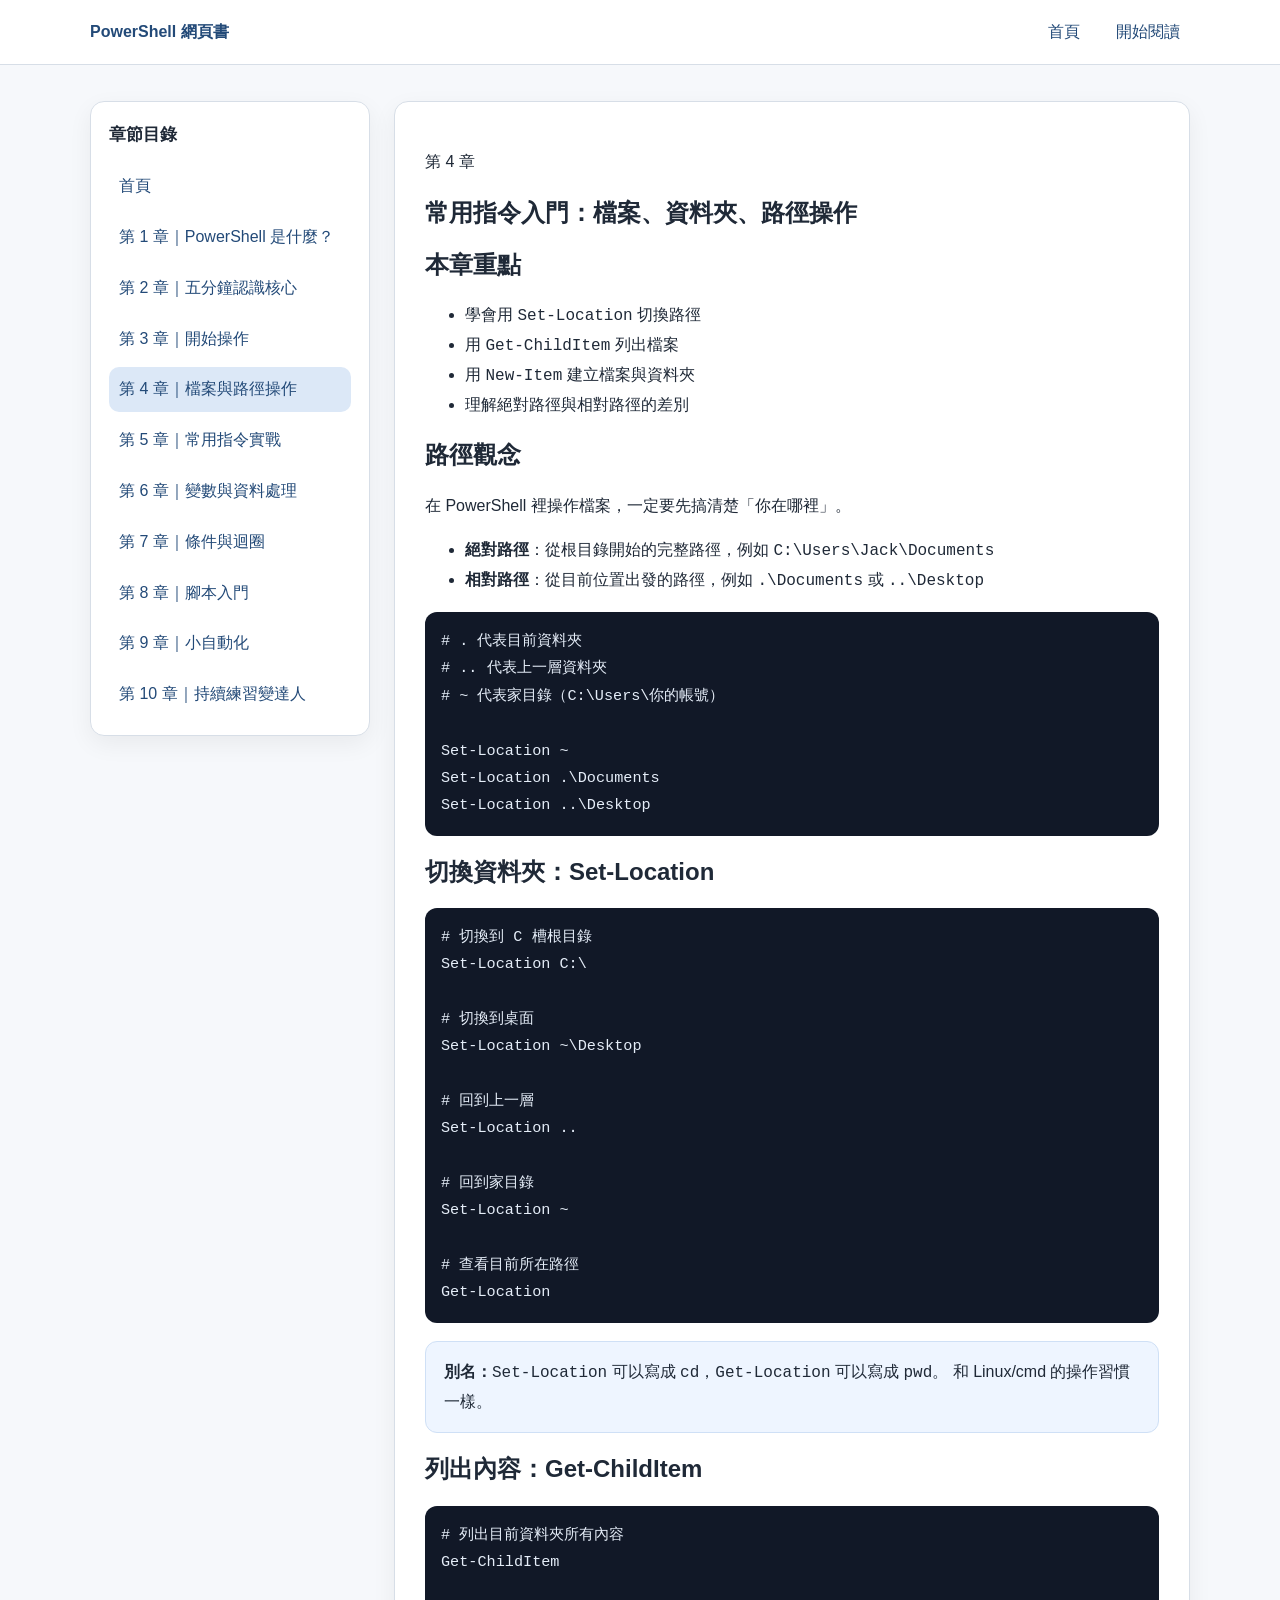
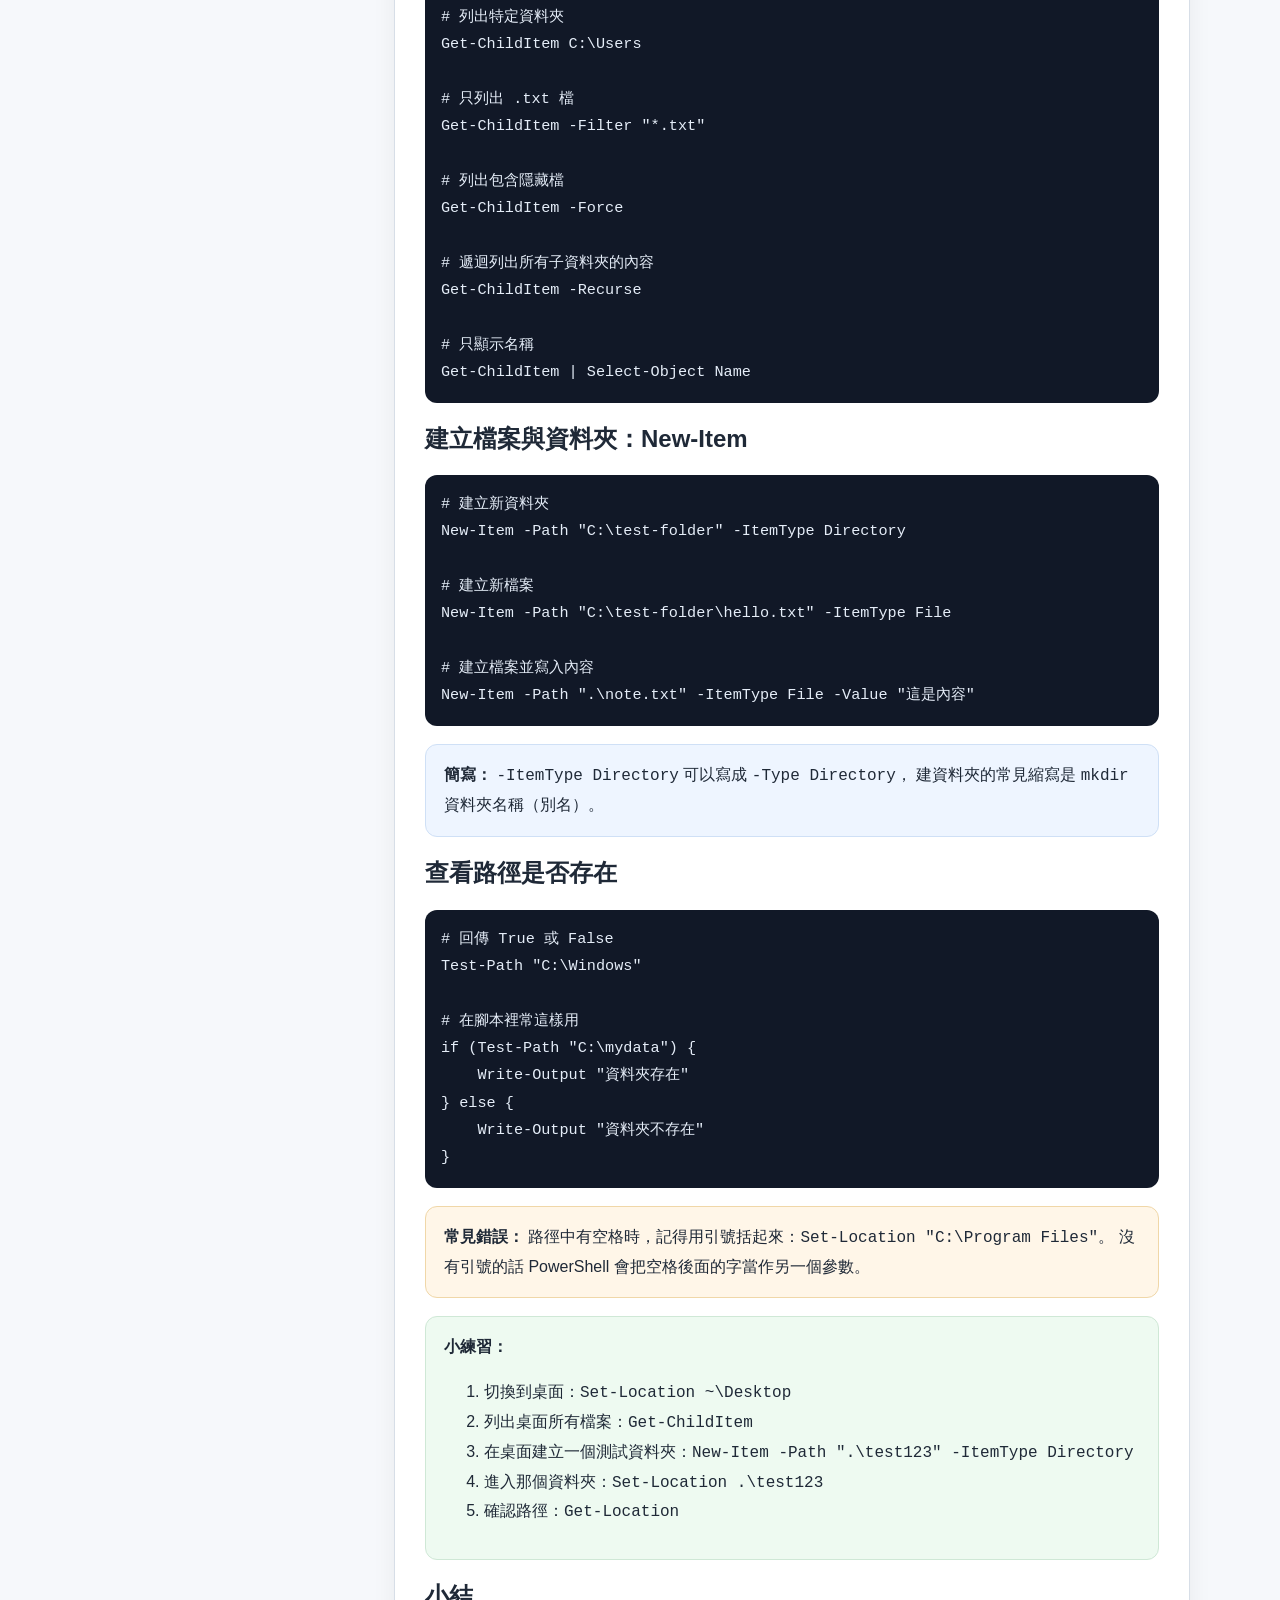
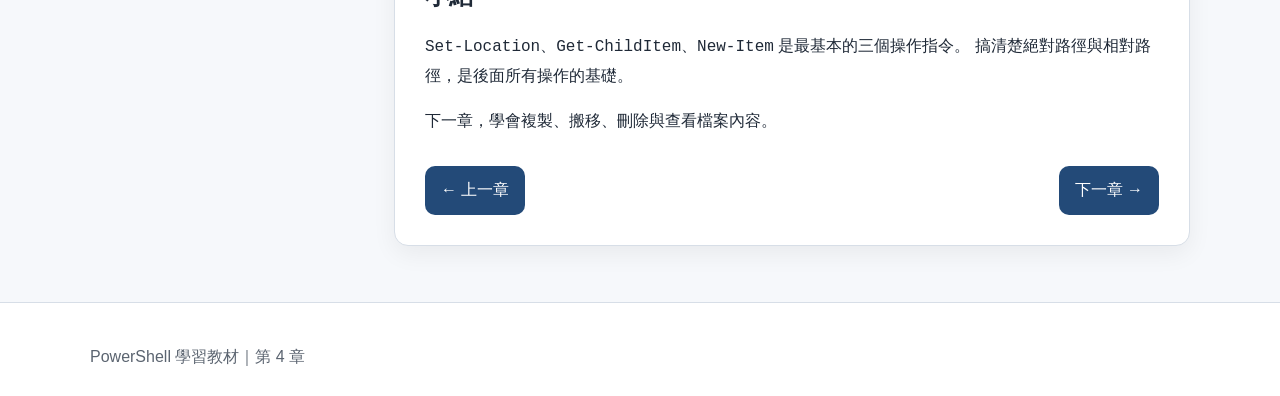
<file: chapters/chapter4.html>
<!DOCTYPE html>
<html lang="zh-Hant">
<head>
  <meta charset="UTF-8">
  <meta name="viewport" content="width=device-width, initial-scale=1.0">
  <title>第 4 章｜常用指令入門：檔案、資料夾、路徑操作</title>
  <link rel="stylesheet" href="../assets/css/style.css">
</head>
<body>
  <header class="site-header">
    <div class="container header-inner">
      <div class="brand">PowerShell 網頁書</div>
      <button id="menuToggle" class="menu-toggle" aria-label="切換目錄">☰</button>
      <nav class="top-nav">
        <a href="../index.html">首頁</a>
        <a href="chapter1.html">開始閱讀</a>
      </nav>
    </div>
  </header>

  <main class="container page-chapter">
    <div class="chapter-layout">
      <aside class="sidebar">
        <h2>章節目錄</h2>
        <nav>
          <a href="../index.html">首頁</a>
          <a href="chapter1.html">第 1 章｜PowerShell 是什麼？</a>
          <a href="chapter2.html">第 2 章｜五分鐘認識核心</a>
          <a href="chapter3.html">第 3 章｜開始操作</a>
          <a href="chapter4.html">第 4 章｜檔案與路徑操作</a>
          <a href="chapter5.html">第 5 章｜常用指令實戰</a>
          <a href="chapter6.html">第 6 章｜變數與資料處理</a>
          <a href="chapter7.html">第 7 章｜條件與迴圈</a>
          <a href="chapter8.html">第 8 章｜腳本入門</a>
          <a href="chapter9.html">第 9 章｜小自動化</a>
          <a href="chapter10.html">第 10 章｜持續練習變達人</a>
        </nav>
      </aside>

      <article class="content">
        <p>第 4 章</p>
        <h1>常用指令入門：檔案、資料夾、路徑操作</h1>

        <section>
          <h2>本章重點</h2>
          <ul>
            <li>學會用 <code>Set-Location</code> 切換路徑</li>
            <li>用 <code>Get-ChildItem</code> 列出檔案</li>
            <li>用 <code>New-Item</code> 建立檔案與資料夾</li>
            <li>理解絕對路徑與相對路徑的差別</li>
          </ul>
        </section>

        <section>
          <h2>路徑觀念</h2>
          <p>在 PowerShell 裡操作檔案，一定要先搞清楚「你在哪裡」。</p>
          <ul>
            <li><strong>絕對路徑</strong>：從根目錄開始的完整路徑，例如 <code>C:\Users\Jack\Documents</code></li>
            <li><strong>相對路徑</strong>：從目前位置出發的路徑，例如 <code>.\Documents</code> 或 <code>..\Desktop</code></li>
          </ul>
          <pre><code># . 代表目前資料夾
# .. 代表上一層資料夾
# ~ 代表家目錄（C:\Users\你的帳號）

Set-Location ~
Set-Location .\Documents
Set-Location ..\Desktop</code></pre>
        </section>

        <section>
          <h2>切換資料夾：Set-Location</h2>
          <pre><code># 切換到 C 槽根目錄
Set-Location C:\

# 切換到桌面
Set-Location ~\Desktop

# 回到上一層
Set-Location ..

# 回到家目錄
Set-Location ~

# 查看目前所在路徑
Get-Location</code></pre>
          <div class="note">
            <strong>別名：</strong><code>Set-Location</code> 可以寫成 <code>cd</code>，<code>Get-Location</code> 可以寫成 <code>pwd</code>。
            和 Linux/cmd 的操作習慣一樣。
          </div>
        </section>

        <section>
          <h2>列出內容：Get-ChildItem</h2>
          <pre><code># 列出目前資料夾所有內容
Get-ChildItem

# 列出特定資料夾
Get-ChildItem C:\Users

# 只列出 .txt 檔
Get-ChildItem -Filter "*.txt"

# 列出包含隱藏檔
Get-ChildItem -Force

# 遞迴列出所有子資料夾的內容
Get-ChildItem -Recurse

# 只顯示名稱
Get-ChildItem | Select-Object Name</code></pre>
        </section>

        <section>
          <h2>建立檔案與資料夾：New-Item</h2>
          <pre><code># 建立新資料夾
New-Item -Path "C:\test-folder" -ItemType Directory

# 建立新檔案
New-Item -Path "C:\test-folder\hello.txt" -ItemType File

# 建立檔案並寫入內容
New-Item -Path ".\note.txt" -ItemType File -Value "這是內容"</code></pre>
          <div class="note">
            <strong>簡寫：</strong>
            <code>-ItemType Directory</code> 可以寫成 <code>-Type Directory</code>，
            建資料夾的常見縮寫是 <code>mkdir 資料夾名稱</code>（別名）。
          </div>
        </section>

        <section>
          <h2>查看路徑是否存在</h2>
          <pre><code># 回傳 True 或 False
Test-Path "C:\Windows"

# 在腳本裡常這樣用
if (Test-Path "C:\mydata") {
    Write-Output "資料夾存在"
} else {
    Write-Output "資料夾不存在"
}</code></pre>
        </section>

        <div class="warning">
          <strong>常見錯誤：</strong>
          路徑中有空格時，記得用引號括起來：<code>Set-Location "C:\Program Files"</code>。
          沒有引號的話 PowerShell 會把空格後面的字當作另一個參數。
        </div>

        <div class="exercise">
          <strong>小練習：</strong>
          <ol>
            <li>切換到桌面：<code>Set-Location ~\Desktop</code></li>
            <li>列出桌面所有檔案：<code>Get-ChildItem</code></li>
            <li>在桌面建立一個測試資料夾：<code>New-Item -Path ".\test123" -ItemType Directory</code></li>
            <li>進入那個資料夾：<code>Set-Location .\test123</code></li>
            <li>確認路徑：<code>Get-Location</code></li>
          </ol>
        </div>

        <section>
          <h2>小結</h2>
          <p>
            <code>Set-Location</code>、<code>Get-ChildItem</code>、<code>New-Item</code> 是最基本的三個操作指令。
            搞清楚絕對路徑與相對路徑，是後面所有操作的基礎。
          </p>
          <p>下一章，學會複製、搬移、刪除與查看檔案內容。</p>
        </section>

        <nav class="chapter-nav">
          <a href="chapter3.html">← 上一章</a>
          <a href="chapter5.html">下一章 →</a>
        </nav>
      </article>
    </div>
  </main>

  <footer class="site-footer">
    <div class="container">
      <p>PowerShell 學習教材｜第 4 章</p>
    </div>
  </footer>

  <script src="../assets/js/main.js"></script>
</body>
</html>
</file>
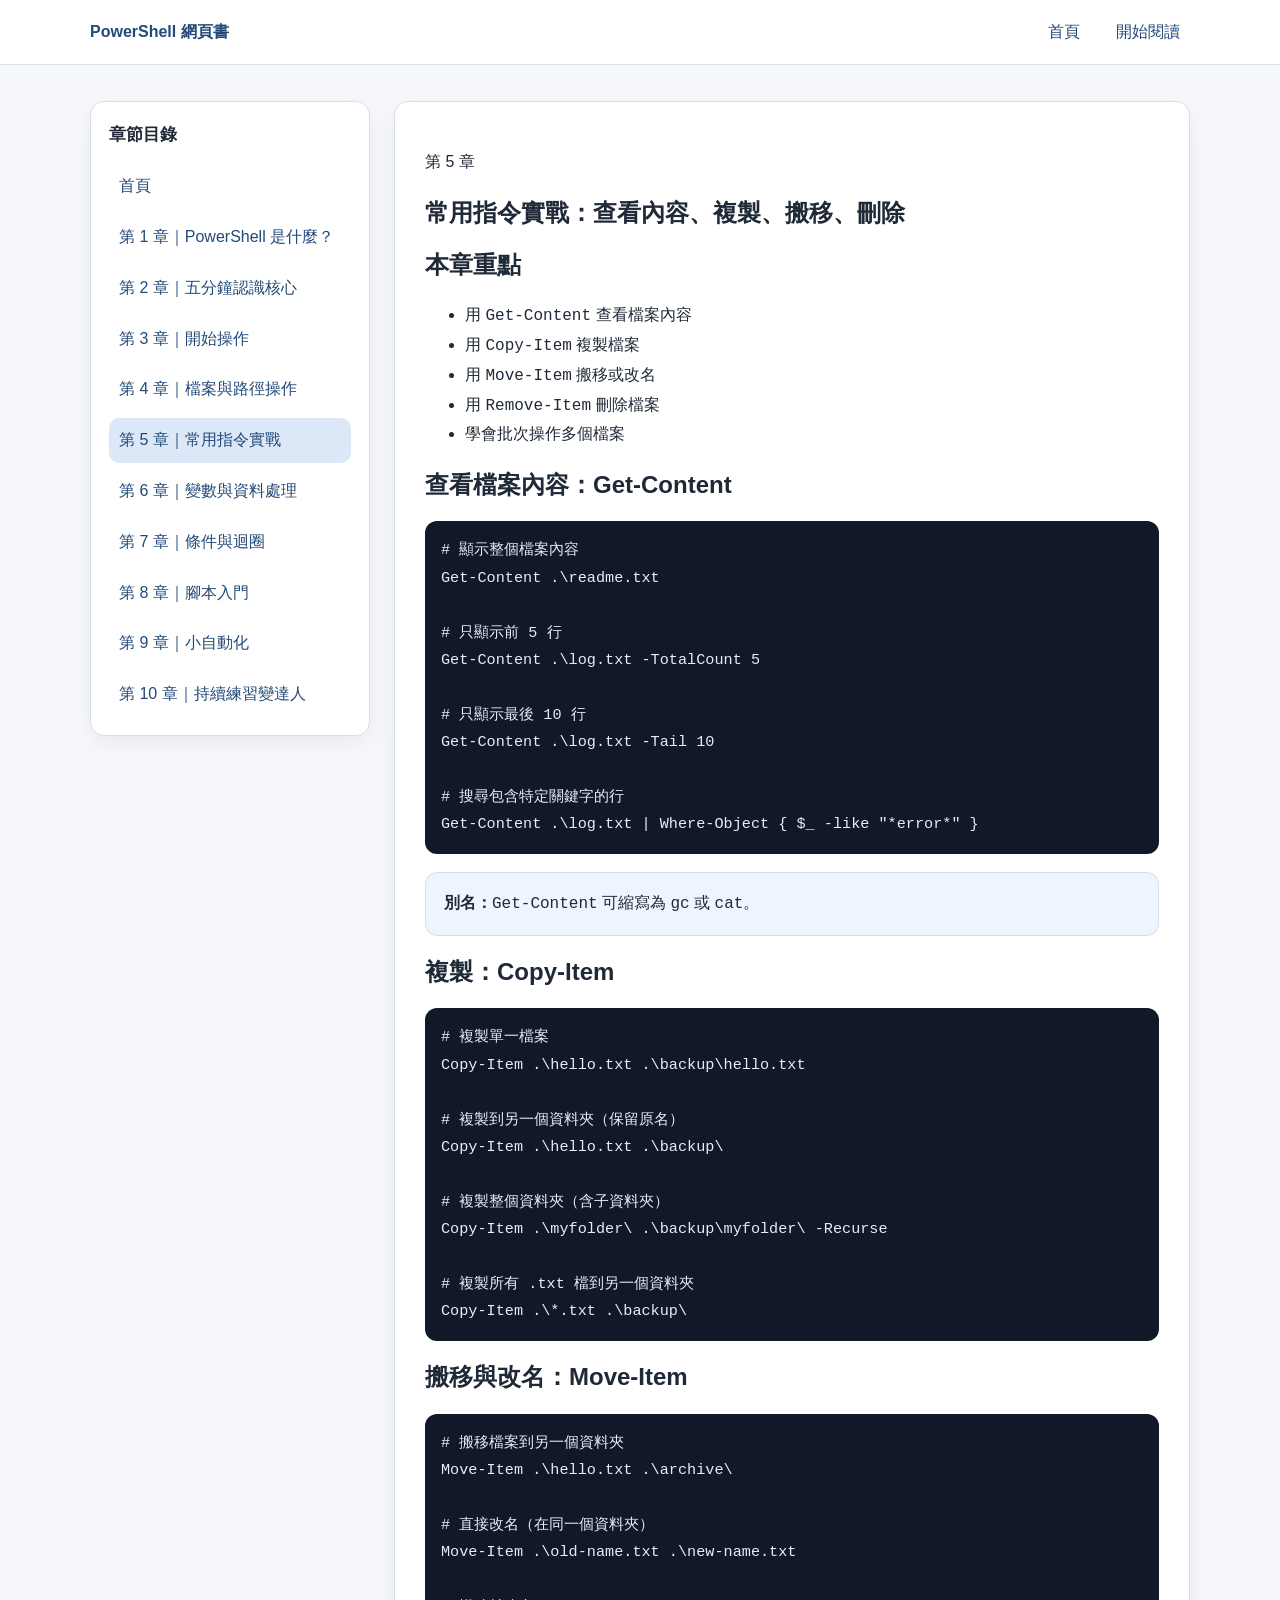
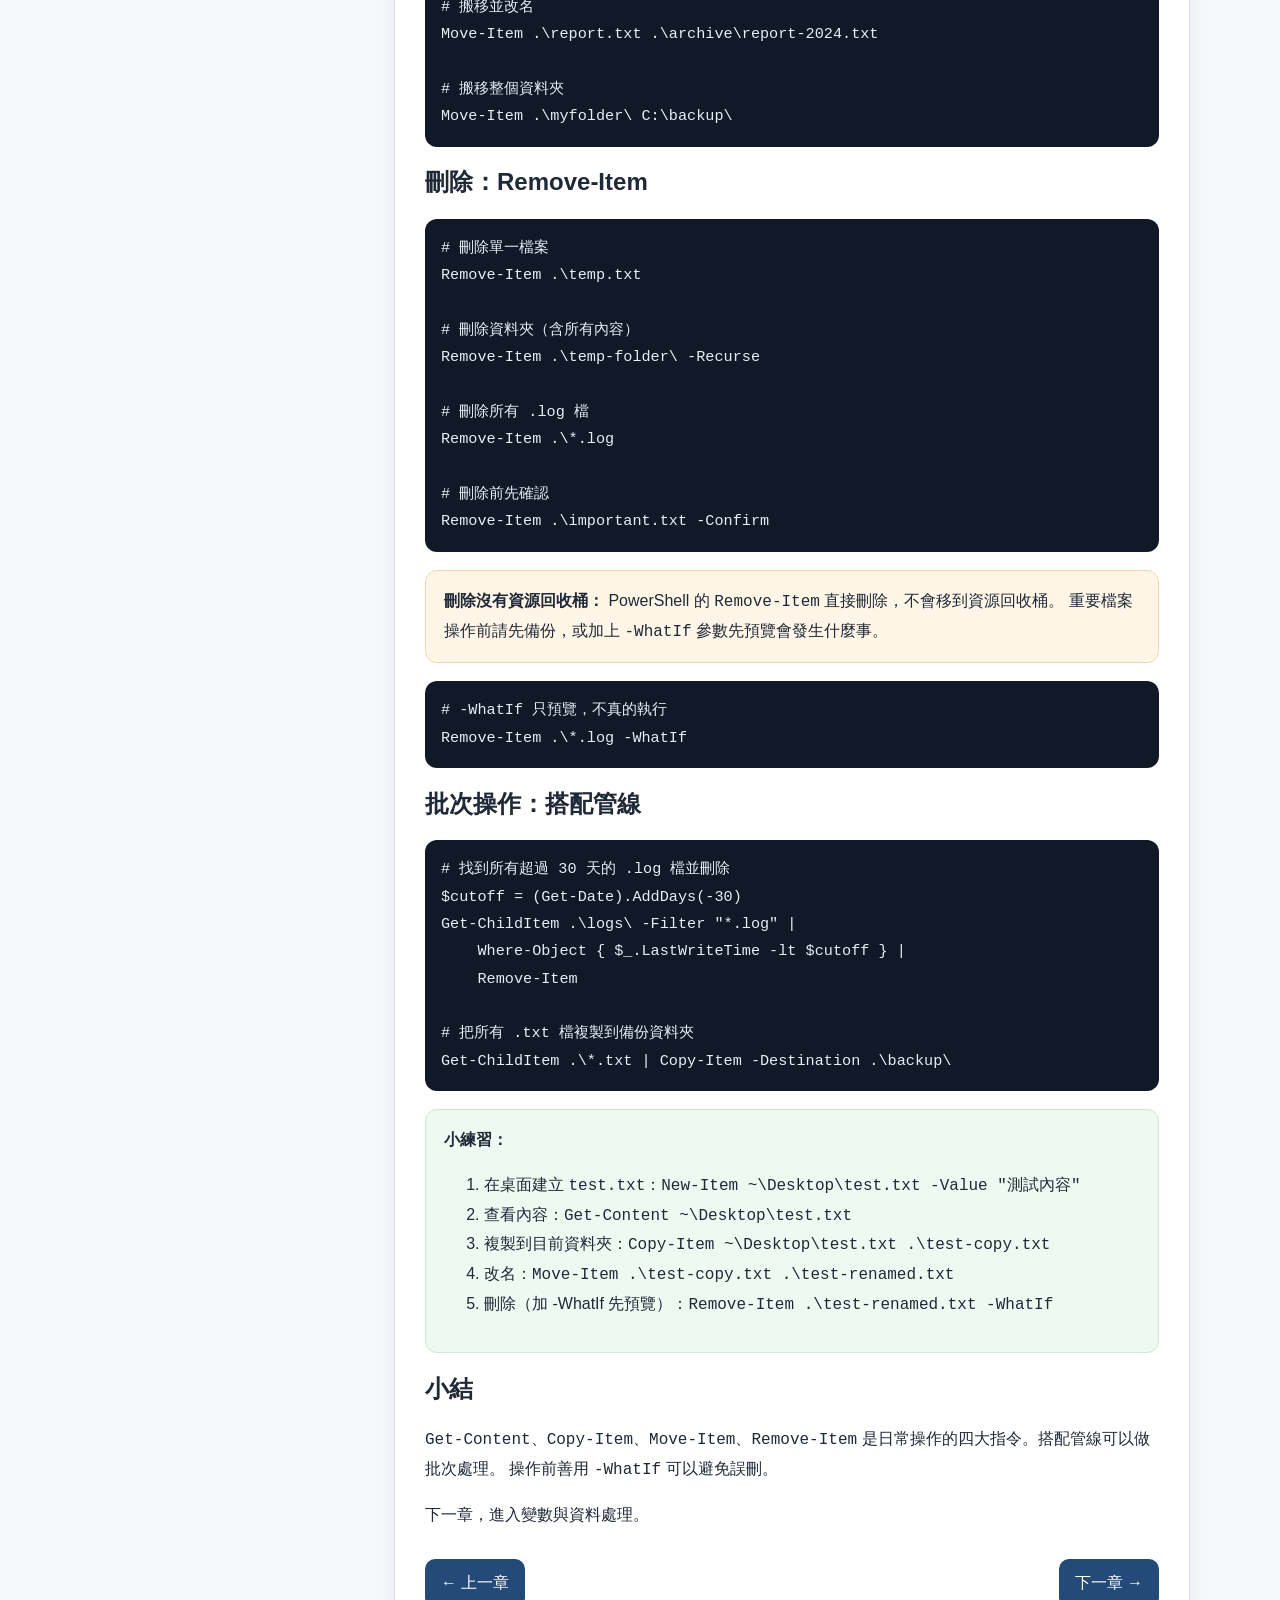
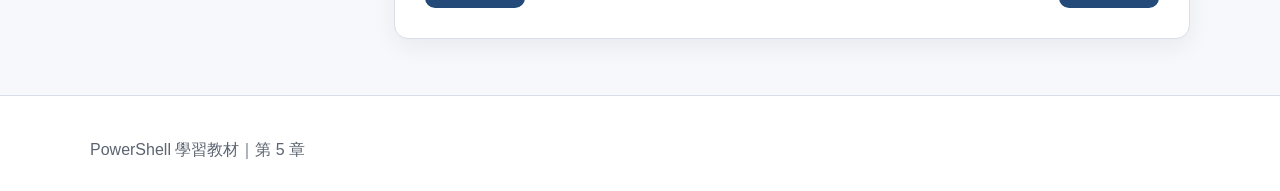
<file: chapters/chapter5.html>
<!DOCTYPE html>
<html lang="zh-Hant">
<head>
  <meta charset="UTF-8">
  <meta name="viewport" content="width=device-width, initial-scale=1.0">
  <title>第 5 章｜常用指令實戰：查看內容、複製、搬移、刪除</title>
  <link rel="stylesheet" href="../assets/css/style.css">
</head>
<body>
  <header class="site-header">
    <div class="container header-inner">
      <div class="brand">PowerShell 網頁書</div>
      <button id="menuToggle" class="menu-toggle" aria-label="切換目錄">☰</button>
      <nav class="top-nav">
        <a href="../index.html">首頁</a>
        <a href="chapter1.html">開始閱讀</a>
      </nav>
    </div>
  </header>

  <main class="container page-chapter">
    <div class="chapter-layout">
      <aside class="sidebar">
        <h2>章節目錄</h2>
        <nav>
          <a href="../index.html">首頁</a>
          <a href="chapter1.html">第 1 章｜PowerShell 是什麼？</a>
          <a href="chapter2.html">第 2 章｜五分鐘認識核心</a>
          <a href="chapter3.html">第 3 章｜開始操作</a>
          <a href="chapter4.html">第 4 章｜檔案與路徑操作</a>
          <a href="chapter5.html">第 5 章｜常用指令實戰</a>
          <a href="chapter6.html">第 6 章｜變數與資料處理</a>
          <a href="chapter7.html">第 7 章｜條件與迴圈</a>
          <a href="chapter8.html">第 8 章｜腳本入門</a>
          <a href="chapter9.html">第 9 章｜小自動化</a>
          <a href="chapter10.html">第 10 章｜持續練習變達人</a>
        </nav>
      </aside>

      <article class="content">
        <p>第 5 章</p>
        <h1>常用指令實戰：查看內容、複製、搬移、刪除</h1>

        <section>
          <h2>本章重點</h2>
          <ul>
            <li>用 <code>Get-Content</code> 查看檔案內容</li>
            <li>用 <code>Copy-Item</code> 複製檔案</li>
            <li>用 <code>Move-Item</code> 搬移或改名</li>
            <li>用 <code>Remove-Item</code> 刪除檔案</li>
            <li>學會批次操作多個檔案</li>
          </ul>
        </section>

        <section>
          <h2>查看檔案內容：Get-Content</h2>
          <pre><code># 顯示整個檔案內容
Get-Content .\readme.txt

# 只顯示前 5 行
Get-Content .\log.txt -TotalCount 5

# 只顯示最後 10 行
Get-Content .\log.txt -Tail 10

# 搜尋包含特定關鍵字的行
Get-Content .\log.txt | Where-Object { $_ -like "*error*" }</code></pre>
          <div class="note">
            <strong>別名：</strong><code>Get-Content</code> 可縮寫為 <code>gc</code> 或 <code>cat</code>。
          </div>
        </section>

        <section>
          <h2>複製：Copy-Item</h2>
          <pre><code># 複製單一檔案
Copy-Item .\hello.txt .\backup\hello.txt

# 複製到另一個資料夾（保留原名）
Copy-Item .\hello.txt .\backup\

# 複製整個資料夾（含子資料夾）
Copy-Item .\myfolder\ .\backup\myfolder\ -Recurse

# 複製所有 .txt 檔到另一個資料夾
Copy-Item .\*.txt .\backup\</code></pre>
        </section>

        <section>
          <h2>搬移與改名：Move-Item</h2>
          <pre><code># 搬移檔案到另一個資料夾
Move-Item .\hello.txt .\archive\

# 直接改名（在同一個資料夾）
Move-Item .\old-name.txt .\new-name.txt

# 搬移並改名
Move-Item .\report.txt .\archive\report-2024.txt

# 搬移整個資料夾
Move-Item .\myfolder\ C:\backup\</code></pre>
        </section>

        <section>
          <h2>刪除：Remove-Item</h2>
          <pre><code># 刪除單一檔案
Remove-Item .\temp.txt

# 刪除資料夾（含所有內容）
Remove-Item .\temp-folder\ -Recurse

# 刪除所有 .log 檔
Remove-Item .\*.log

# 刪除前先確認
Remove-Item .\important.txt -Confirm</code></pre>
          <div class="warning">
            <strong>刪除沒有資源回收桶：</strong>
            PowerShell 的 <code>Remove-Item</code> 直接刪除，不會移到資源回收桶。
            重要檔案操作前請先備份，或加上 <code>-WhatIf</code> 參數先預覽會發生什麼事。
          </div>
          <pre><code># -WhatIf 只預覽，不真的執行
Remove-Item .\*.log -WhatIf</code></pre>
        </section>

        <section>
          <h2>批次操作：搭配管線</h2>
          <pre><code># 找到所有超過 30 天的 .log 檔並刪除
$cutoff = (Get-Date).AddDays(-30)
Get-ChildItem .\logs\ -Filter "*.log" |
    Where-Object { $_.LastWriteTime -lt $cutoff } |
    Remove-Item

# 把所有 .txt 檔複製到備份資料夾
Get-ChildItem .\*.txt | Copy-Item -Destination .\backup\</code></pre>
        </section>

        <div class="exercise">
          <strong>小練習：</strong>
          <ol>
            <li>在桌面建立 <code>test.txt</code>：<code>New-Item ~\Desktop\test.txt -Value "測試內容"</code></li>
            <li>查看內容：<code>Get-Content ~\Desktop\test.txt</code></li>
            <li>複製到目前資料夾：<code>Copy-Item ~\Desktop\test.txt .\test-copy.txt</code></li>
            <li>改名：<code>Move-Item .\test-copy.txt .\test-renamed.txt</code></li>
            <li>刪除（加 -WhatIf 先預覽）：<code>Remove-Item .\test-renamed.txt -WhatIf</code></li>
          </ol>
        </div>

        <section>
          <h2>小結</h2>
          <p>
            <code>Get-Content</code>、<code>Copy-Item</code>、<code>Move-Item</code>、<code>Remove-Item</code>
            是日常操作的四大指令。搭配管線可以做批次處理。
            操作前善用 <code>-WhatIf</code> 可以避免誤刪。
          </p>
          <p>下一章，進入變數與資料處理。</p>
        </section>

        <nav class="chapter-nav">
          <a href="chapter4.html">← 上一章</a>
          <a href="chapter6.html">下一章 →</a>
        </nav>
      </article>
    </div>
  </main>

  <footer class="site-footer">
    <div class="container">
      <p>PowerShell 學習教材｜第 5 章</p>
    </div>
  </footer>

  <script src="../assets/js/main.js"></script>
</body>
</html>
</file>
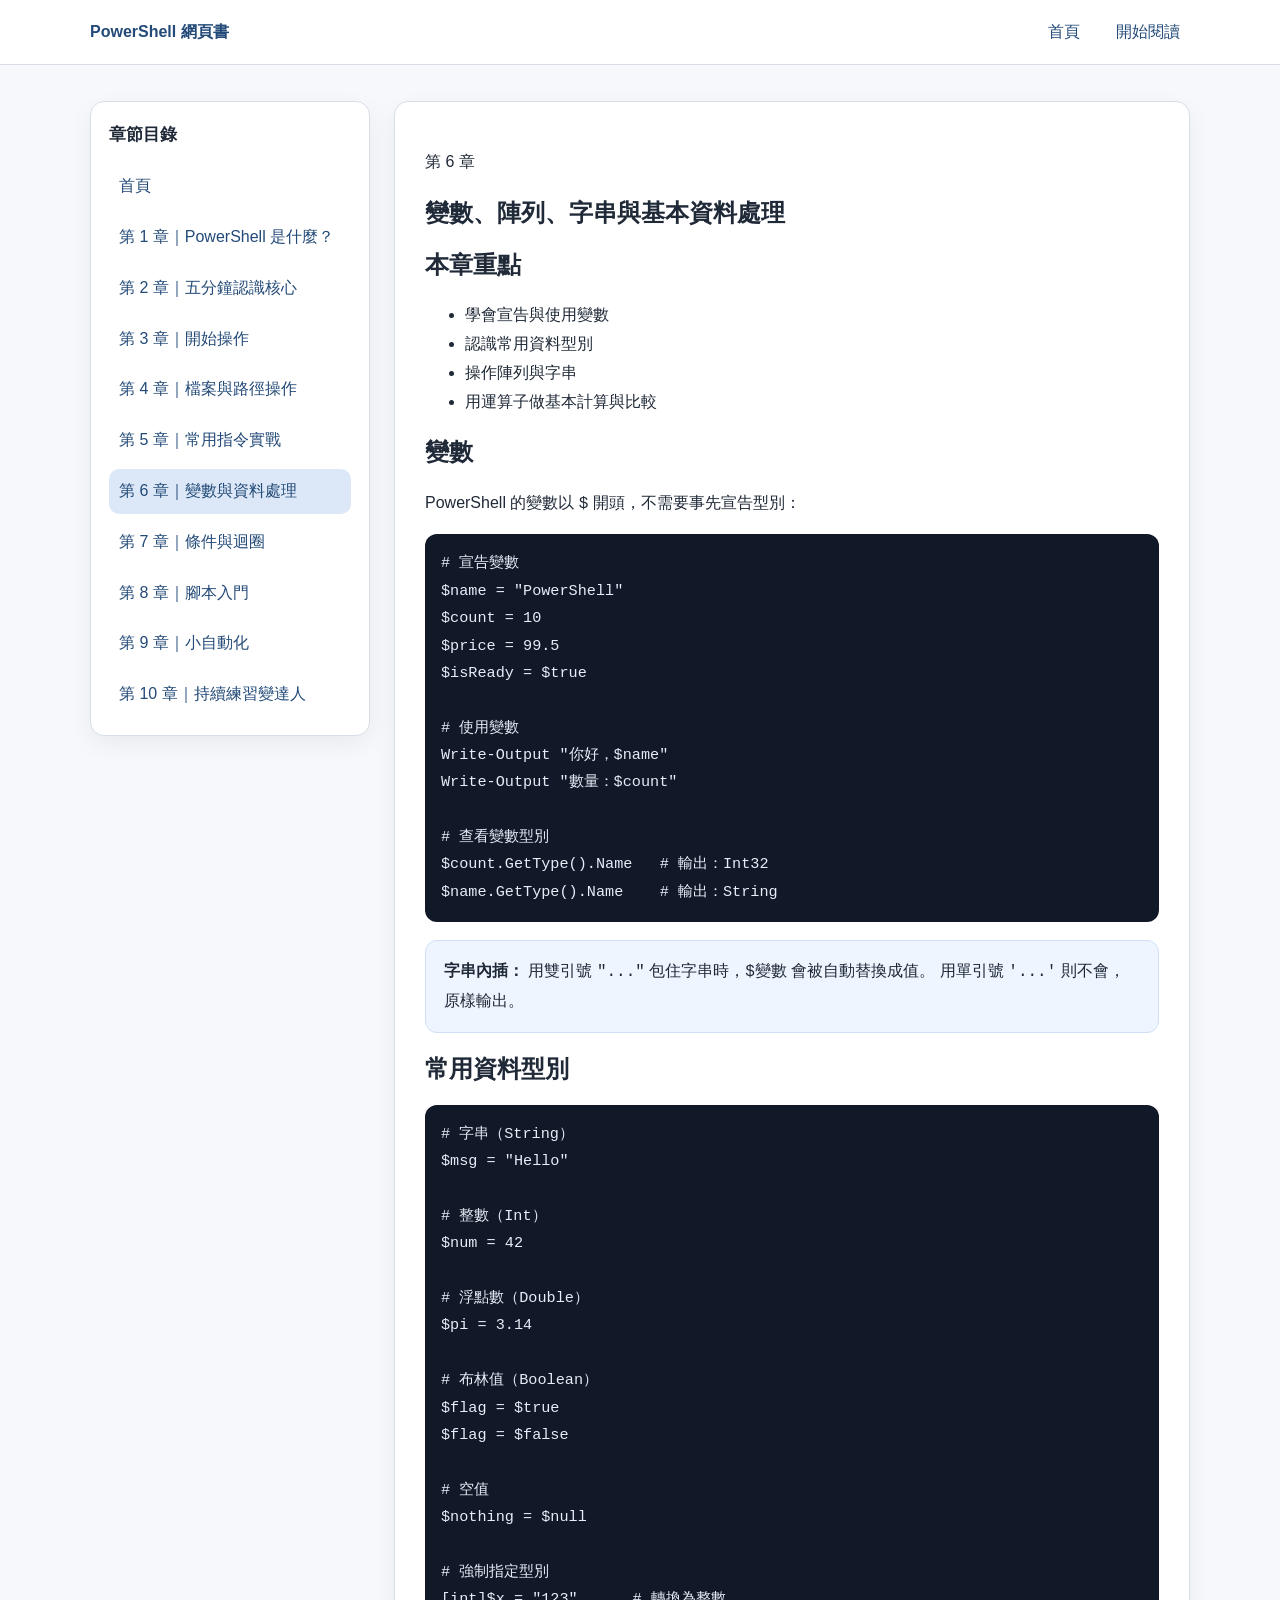
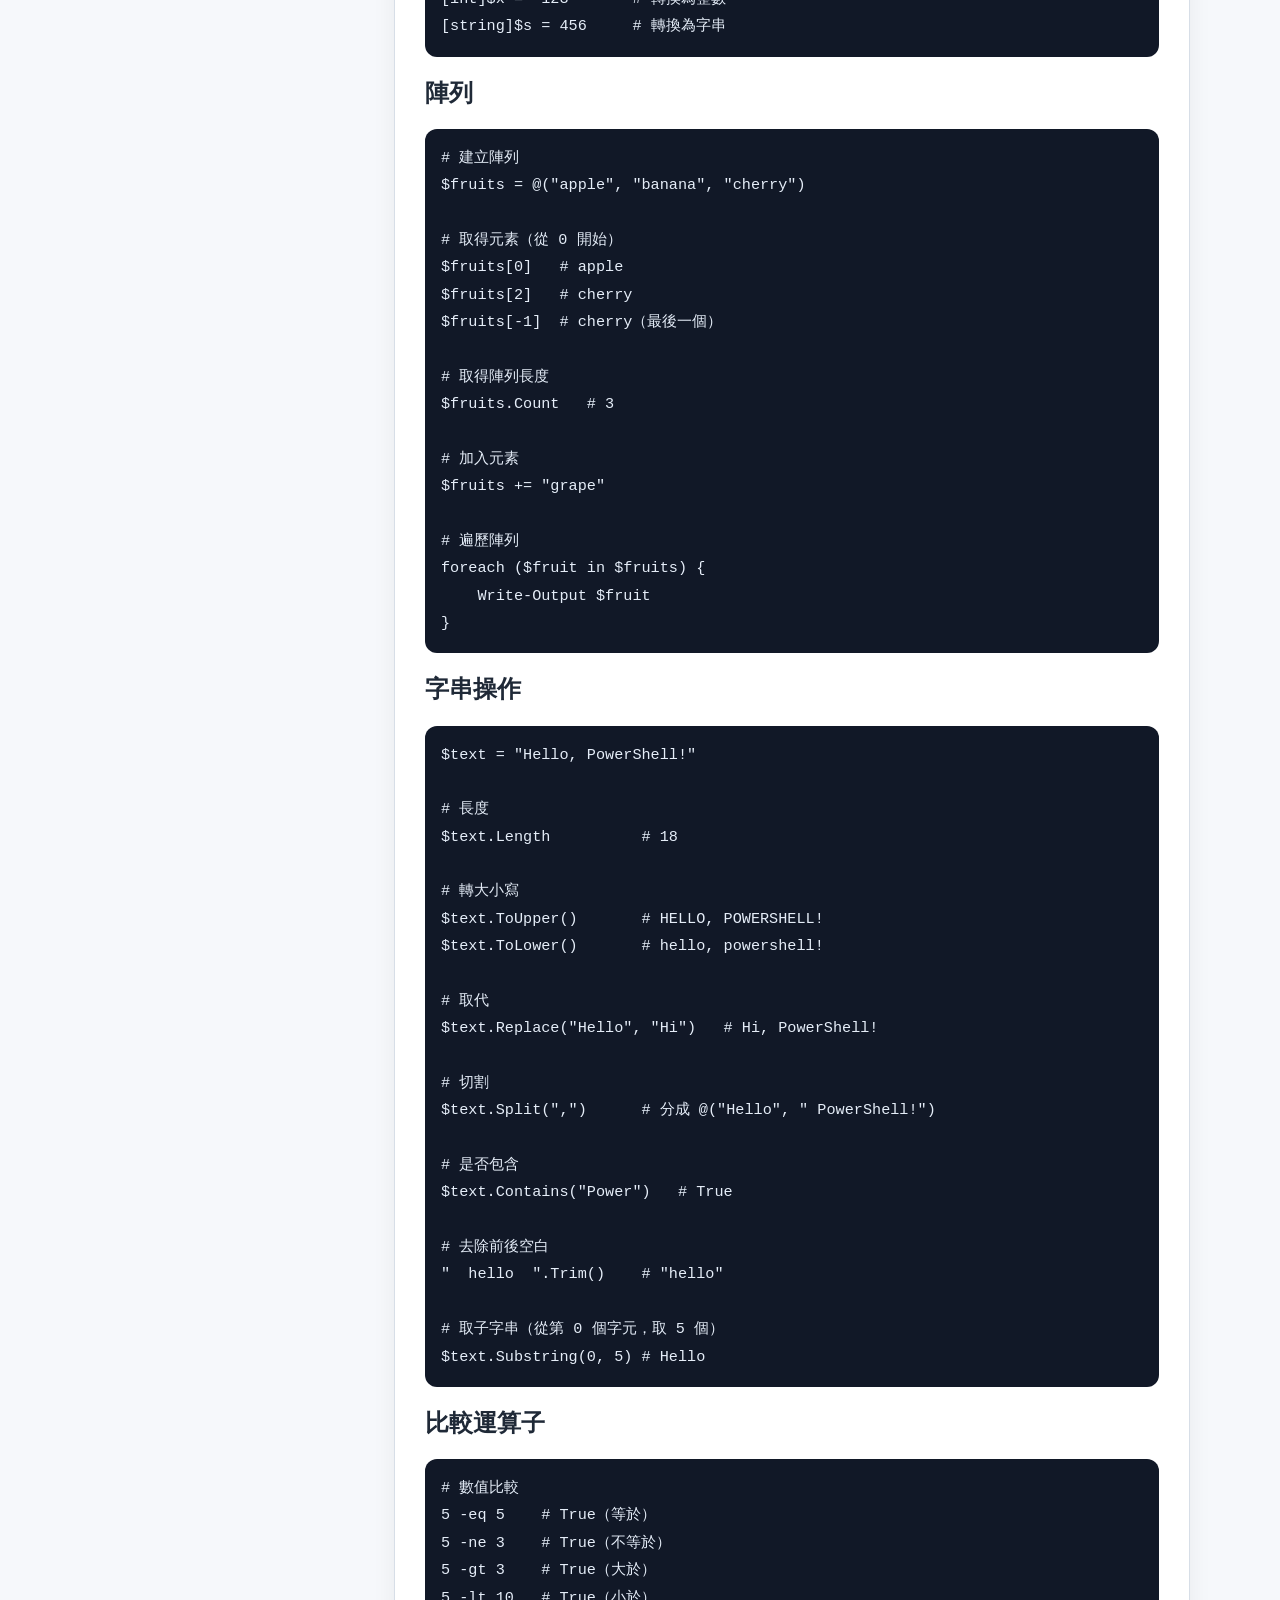
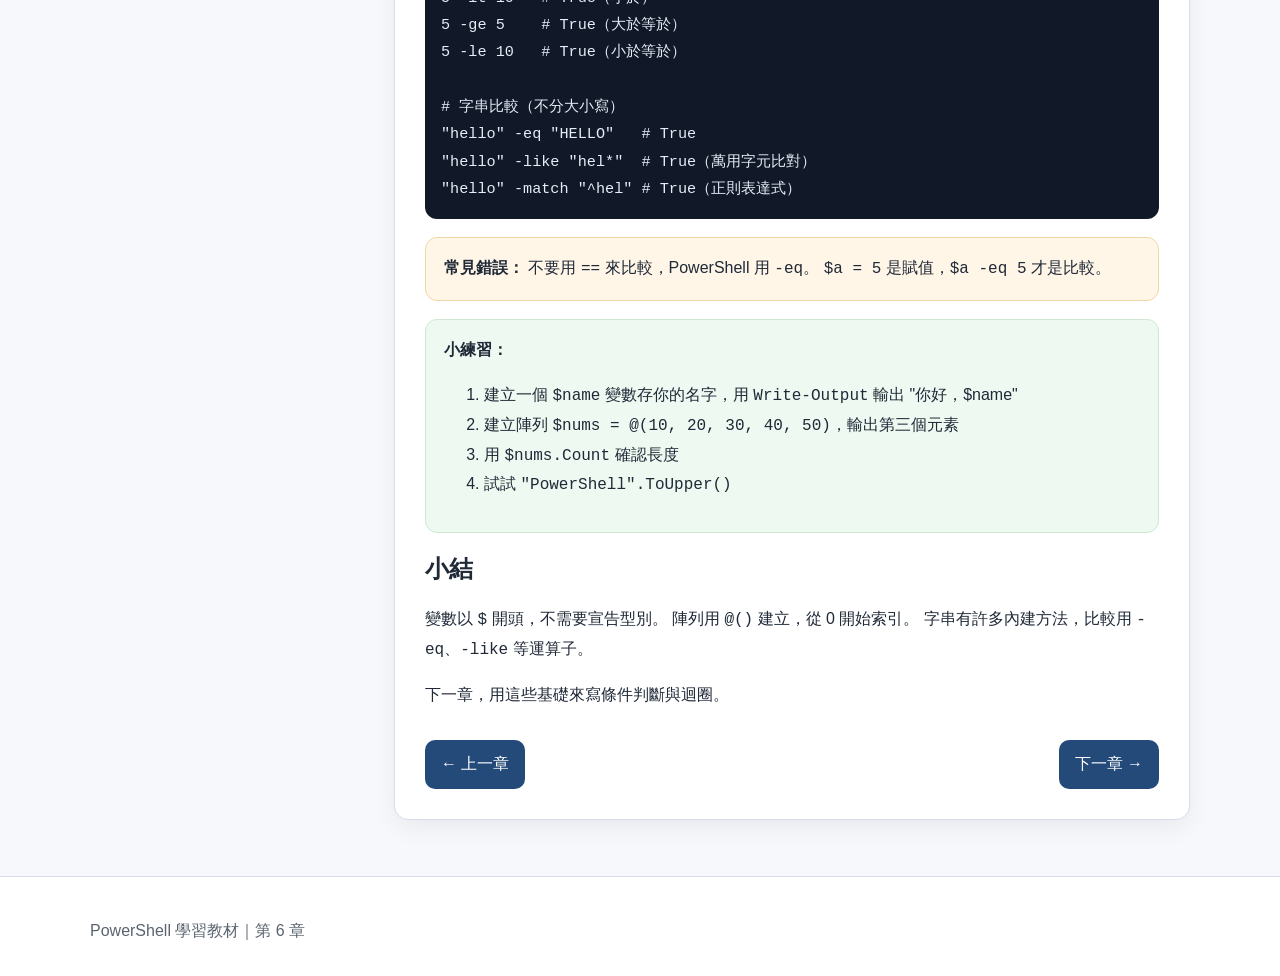
<file: chapters/chapter6.html>
<!DOCTYPE html>
<html lang="zh-Hant">
<head>
  <meta charset="UTF-8">
  <meta name="viewport" content="width=device-width, initial-scale=1.0">
  <title>第 6 章｜變數、陣列、字串與基本資料處理</title>
  <link rel="stylesheet" href="../assets/css/style.css">
</head>
<body>
  <header class="site-header">
    <div class="container header-inner">
      <div class="brand">PowerShell 網頁書</div>
      <button id="menuToggle" class="menu-toggle" aria-label="切換目錄">☰</button>
      <nav class="top-nav">
        <a href="../index.html">首頁</a>
        <a href="chapter1.html">開始閱讀</a>
      </nav>
    </div>
  </header>

  <main class="container page-chapter">
    <div class="chapter-layout">
      <aside class="sidebar">
        <h2>章節目錄</h2>
        <nav>
          <a href="../index.html">首頁</a>
          <a href="chapter1.html">第 1 章｜PowerShell 是什麼？</a>
          <a href="chapter2.html">第 2 章｜五分鐘認識核心</a>
          <a href="chapter3.html">第 3 章｜開始操作</a>
          <a href="chapter4.html">第 4 章｜檔案與路徑操作</a>
          <a href="chapter5.html">第 5 章｜常用指令實戰</a>
          <a href="chapter6.html">第 6 章｜變數與資料處理</a>
          <a href="chapter7.html">第 7 章｜條件與迴圈</a>
          <a href="chapter8.html">第 8 章｜腳本入門</a>
          <a href="chapter9.html">第 9 章｜小自動化</a>
          <a href="chapter10.html">第 10 章｜持續練習變達人</a>
        </nav>
      </aside>

      <article class="content">
        <p>第 6 章</p>
        <h1>變數、陣列、字串與基本資料處理</h1>

        <section>
          <h2>本章重點</h2>
          <ul>
            <li>學會宣告與使用變數</li>
            <li>認識常用資料型別</li>
            <li>操作陣列與字串</li>
            <li>用運算子做基本計算與比較</li>
          </ul>
        </section>

        <section>
          <h2>變數</h2>
          <p>PowerShell 的變數以 <code>$</code> 開頭，不需要事先宣告型別：</p>
          <pre><code># 宣告變數
$name = "PowerShell"
$count = 10
$price = 99.5
$isReady = $true

# 使用變數
Write-Output "你好，$name"
Write-Output "數量：$count"

# 查看變數型別
$count.GetType().Name   # 輸出：Int32
$name.GetType().Name    # 輸出：String</code></pre>
          <div class="note">
            <strong>字串內插：</strong>
            用雙引號 <code>"..."</code> 包住字串時，<code>$變數</code> 會被自動替換成值。
            用單引號 <code>'...'</code> 則不會，原樣輸出。
          </div>
        </section>

        <section>
          <h2>常用資料型別</h2>
          <pre><code># 字串（String）
$msg = "Hello"

# 整數（Int）
$num = 42

# 浮點數（Double）
$pi = 3.14

# 布林值（Boolean）
$flag = $true
$flag = $false

# 空值
$nothing = $null

# 強制指定型別
[int]$x = "123"      # 轉換為整數
[string]$s = 456     # 轉換為字串</code></pre>
        </section>

        <section>
          <h2>陣列</h2>
          <pre><code># 建立陣列
$fruits = @("apple", "banana", "cherry")

# 取得元素（從 0 開始）
$fruits[0]   # apple
$fruits[2]   # cherry
$fruits[-1]  # cherry（最後一個）

# 取得陣列長度
$fruits.Count   # 3

# 加入元素
$fruits += "grape"

# 遍歷陣列
foreach ($fruit in $fruits) {
    Write-Output $fruit
}</code></pre>
        </section>

        <section>
          <h2>字串操作</h2>
          <pre><code>$text = "Hello, PowerShell!"

# 長度
$text.Length          # 18

# 轉大小寫
$text.ToUpper()       # HELLO, POWERSHELL!
$text.ToLower()       # hello, powershell!

# 取代
$text.Replace("Hello", "Hi")   # Hi, PowerShell!

# 切割
$text.Split(",")      # 分成 @("Hello", " PowerShell!")

# 是否包含
$text.Contains("Power")   # True

# 去除前後空白
"  hello  ".Trim()    # "hello"

# 取子字串（從第 0 個字元，取 5 個）
$text.Substring(0, 5) # Hello</code></pre>
        </section>

        <section>
          <h2>比較運算子</h2>
          <pre><code># 數值比較
5 -eq 5    # True（等於）
5 -ne 3    # True（不等於）
5 -gt 3    # True（大於）
5 -lt 10   # True（小於）
5 -ge 5    # True（大於等於）
5 -le 10   # True（小於等於）

# 字串比較（不分大小寫）
"hello" -eq "HELLO"   # True
"hello" -like "hel*"  # True（萬用字元比對）
"hello" -match "^hel" # True（正則表達式）</code></pre>
        </section>

        <div class="warning">
          <strong>常見錯誤：</strong>
          不要用 <code>==</code> 來比較，PowerShell 用 <code>-eq</code>。
          <code>$a = 5</code> 是賦值，<code>$a -eq 5</code> 才是比較。
        </div>

        <div class="exercise">
          <strong>小練習：</strong>
          <ol>
            <li>建立一個 <code>$name</code> 變數存你的名字，用 <code>Write-Output</code> 輸出 "你好，$name"</li>
            <li>建立陣列 <code>$nums = @(10, 20, 30, 40, 50)</code>，輸出第三個元素</li>
            <li>用 <code>$nums.Count</code> 確認長度</li>
            <li>試試 <code>"PowerShell".ToUpper()</code></li>
          </ol>
        </div>

        <section>
          <h2>小結</h2>
          <p>
            變數以 <code>$</code> 開頭，不需要宣告型別。
            陣列用 <code>@()</code> 建立，從 0 開始索引。
            字串有許多內建方法，比較用 <code>-eq</code>、<code>-like</code> 等運算子。
          </p>
          <p>下一章，用這些基礎來寫條件判斷與迴圈。</p>
        </section>

        <nav class="chapter-nav">
          <a href="chapter5.html">← 上一章</a>
          <a href="chapter7.html">下一章 →</a>
        </nav>
      </article>
    </div>
  </main>

  <footer class="site-footer">
    <div class="container">
      <p>PowerShell 學習教材｜第 6 章</p>
    </div>
  </footer>

  <script src="../assets/js/main.js"></script>
</body>
</html>
</file>
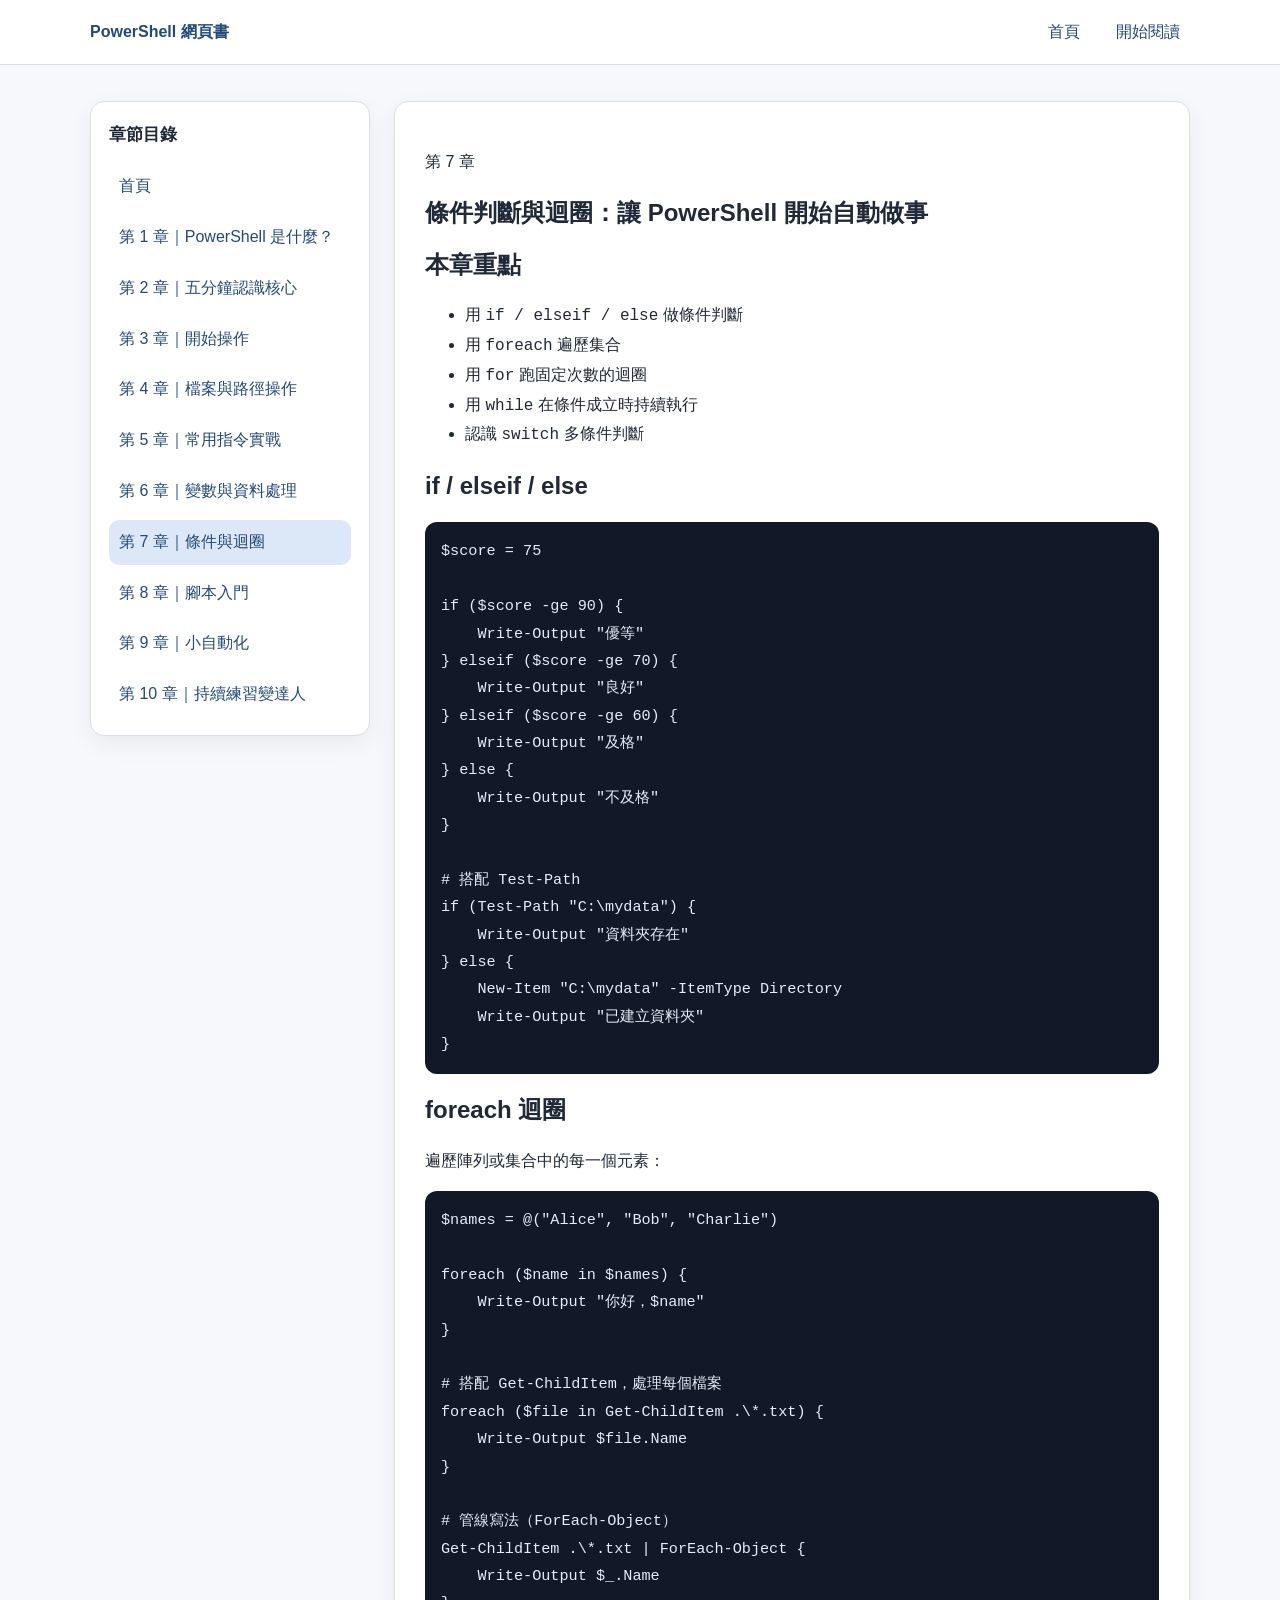
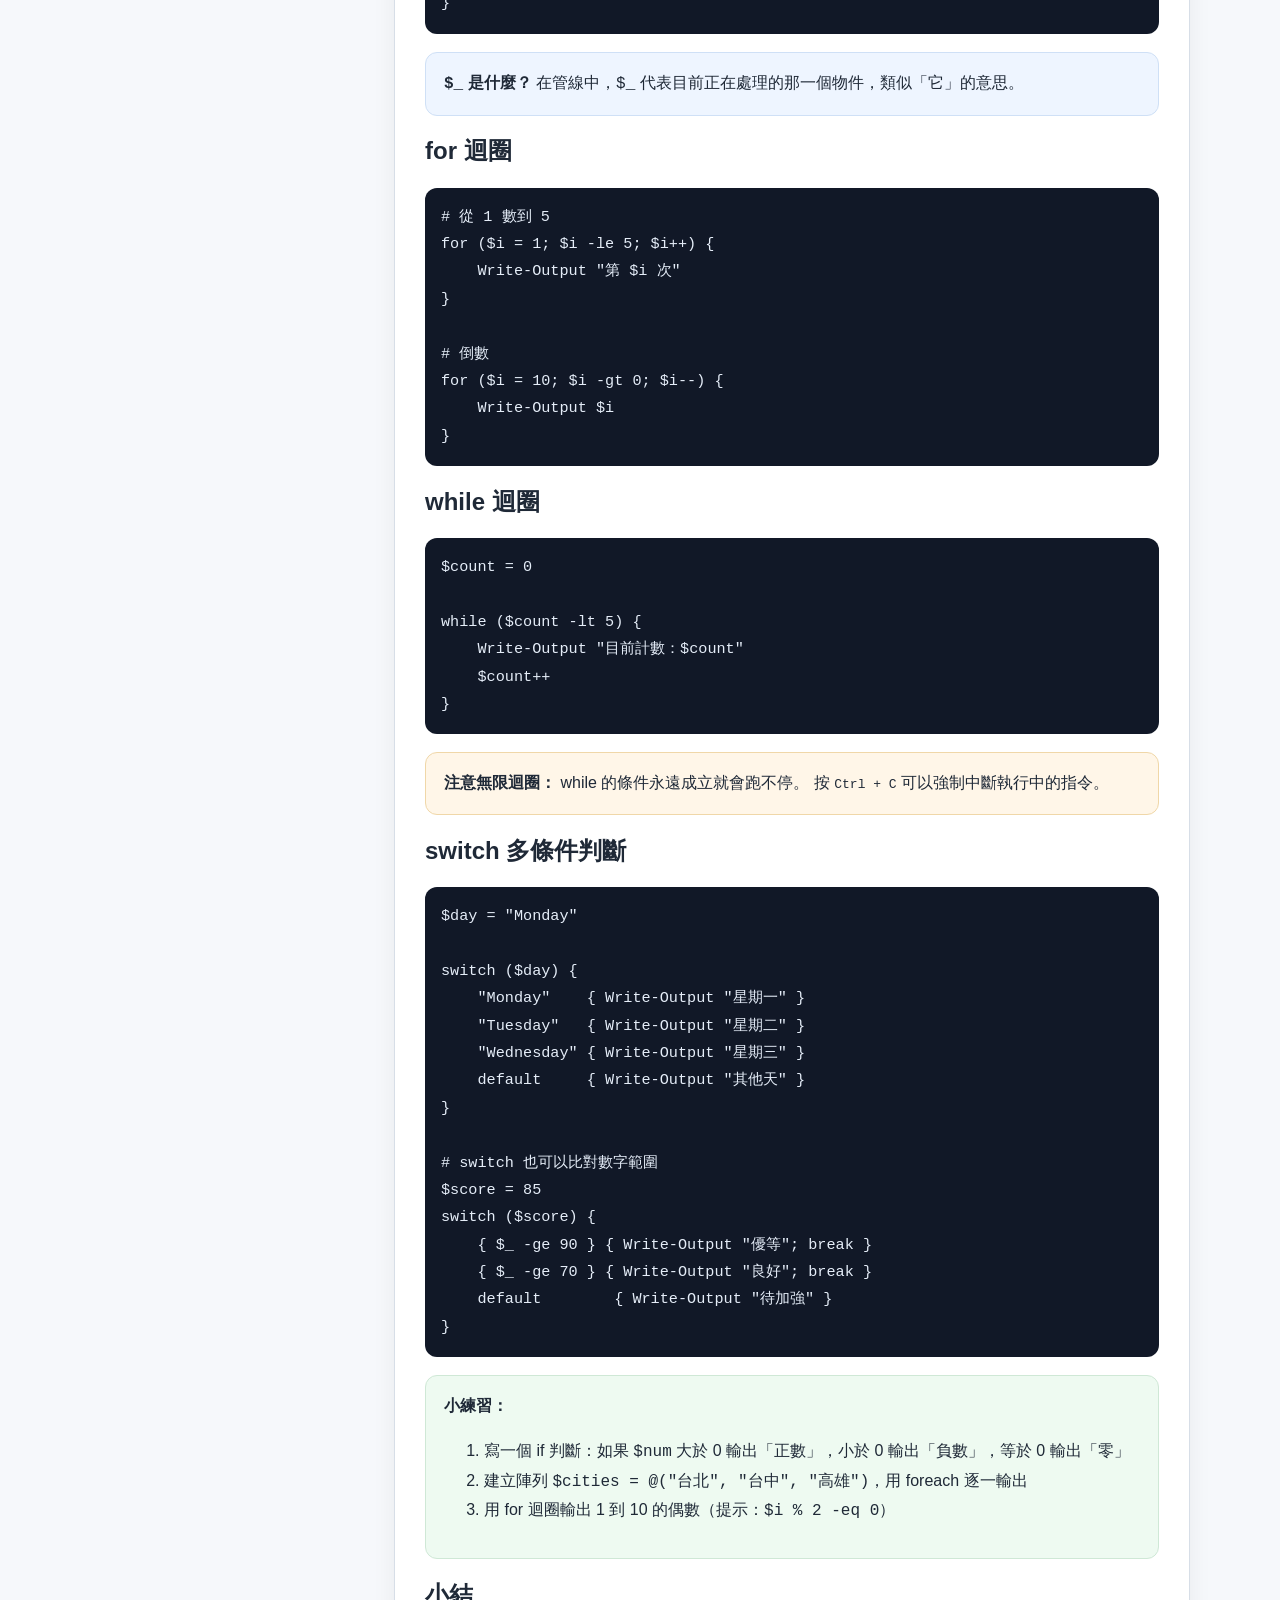
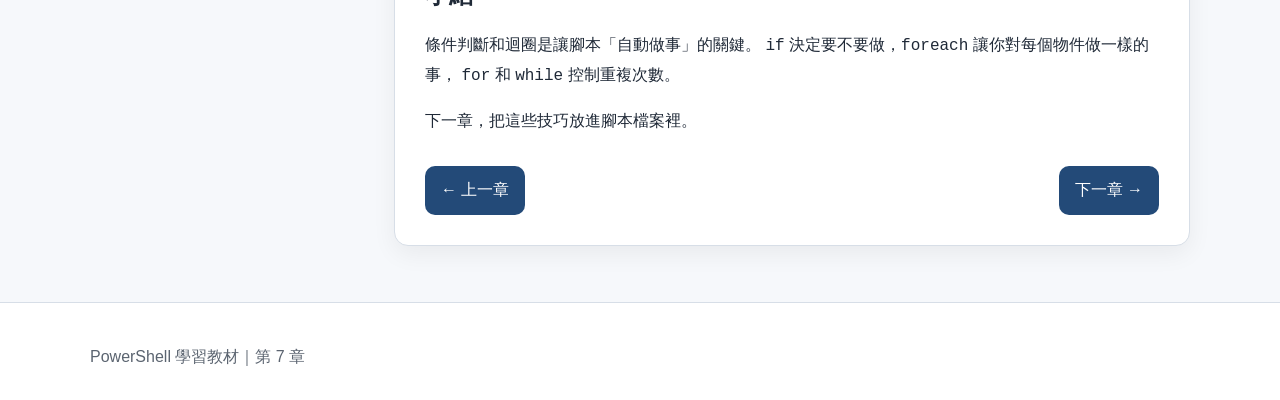
<file: chapters/chapter7.html>
<!DOCTYPE html>
<html lang="zh-Hant">
<head>
  <meta charset="UTF-8">
  <meta name="viewport" content="width=device-width, initial-scale=1.0">
  <title>第 7 章｜條件判斷與迴圈：讓 PowerShell 開始自動做事</title>
  <link rel="stylesheet" href="../assets/css/style.css">
</head>
<body>
  <header class="site-header">
    <div class="container header-inner">
      <div class="brand">PowerShell 網頁書</div>
      <button id="menuToggle" class="menu-toggle" aria-label="切換目錄">☰</button>
      <nav class="top-nav">
        <a href="../index.html">首頁</a>
        <a href="chapter1.html">開始閱讀</a>
      </nav>
    </div>
  </header>

  <main class="container page-chapter">
    <div class="chapter-layout">
      <aside class="sidebar">
        <h2>章節目錄</h2>
        <nav>
          <a href="../index.html">首頁</a>
          <a href="chapter1.html">第 1 章｜PowerShell 是什麼？</a>
          <a href="chapter2.html">第 2 章｜五分鐘認識核心</a>
          <a href="chapter3.html">第 3 章｜開始操作</a>
          <a href="chapter4.html">第 4 章｜檔案與路徑操作</a>
          <a href="chapter5.html">第 5 章｜常用指令實戰</a>
          <a href="chapter6.html">第 6 章｜變數與資料處理</a>
          <a href="chapter7.html">第 7 章｜條件與迴圈</a>
          <a href="chapter8.html">第 8 章｜腳本入門</a>
          <a href="chapter9.html">第 9 章｜小自動化</a>
          <a href="chapter10.html">第 10 章｜持續練習變達人</a>
        </nav>
      </aside>

      <article class="content">
        <p>第 7 章</p>
        <h1>條件判斷與迴圈：讓 PowerShell 開始自動做事</h1>

        <section>
          <h2>本章重點</h2>
          <ul>
            <li>用 <code>if / elseif / else</code> 做條件判斷</li>
            <li>用 <code>foreach</code> 遍歷集合</li>
            <li>用 <code>for</code> 跑固定次數的迴圈</li>
            <li>用 <code>while</code> 在條件成立時持續執行</li>
            <li>認識 <code>switch</code> 多條件判斷</li>
          </ul>
        </section>

        <section>
          <h2>if / elseif / else</h2>
          <pre><code>$score = 75

if ($score -ge 90) {
    Write-Output "優等"
} elseif ($score -ge 70) {
    Write-Output "良好"
} elseif ($score -ge 60) {
    Write-Output "及格"
} else {
    Write-Output "不及格"
}

# 搭配 Test-Path
if (Test-Path "C:\mydata") {
    Write-Output "資料夾存在"
} else {
    New-Item "C:\mydata" -ItemType Directory
    Write-Output "已建立資料夾"
}</code></pre>
        </section>

        <section>
          <h2>foreach 迴圈</h2>
          <p>遍歷陣列或集合中的每一個元素：</p>
          <pre><code>$names = @("Alice", "Bob", "Charlie")

foreach ($name in $names) {
    Write-Output "你好，$name"
}

# 搭配 Get-ChildItem，處理每個檔案
foreach ($file in Get-ChildItem .\*.txt) {
    Write-Output $file.Name
}

# 管線寫法（ForEach-Object）
Get-ChildItem .\*.txt | ForEach-Object {
    Write-Output $_.Name
}</code></pre>
          <div class="note">
            <strong><code>$_</code> 是什麼？</strong>
            在管線中，<code>$_</code> 代表目前正在處理的那一個物件，類似「它」的意思。
          </div>
        </section>

        <section>
          <h2>for 迴圈</h2>
          <pre><code># 從 1 數到 5
for ($i = 1; $i -le 5; $i++) {
    Write-Output "第 $i 次"
}

# 倒數
for ($i = 10; $i -gt 0; $i--) {
    Write-Output $i
}</code></pre>
        </section>

        <section>
          <h2>while 迴圈</h2>
          <pre><code>$count = 0

while ($count -lt 5) {
    Write-Output "目前計數：$count"
    $count++
}</code></pre>
          <div class="warning">
            <strong>注意無限迴圈：</strong>
            while 的條件永遠成立就會跑不停。
            按 <kbd>Ctrl + C</kbd> 可以強制中斷執行中的指令。
          </div>
        </section>

        <section>
          <h2>switch 多條件判斷</h2>
          <pre><code>$day = "Monday"

switch ($day) {
    "Monday"    { Write-Output "星期一" }
    "Tuesday"   { Write-Output "星期二" }
    "Wednesday" { Write-Output "星期三" }
    default     { Write-Output "其他天" }
}

# switch 也可以比對數字範圍
$score = 85
switch ($score) {
    { $_ -ge 90 } { Write-Output "優等"; break }
    { $_ -ge 70 } { Write-Output "良好"; break }
    default        { Write-Output "待加強" }
}</code></pre>
        </section>

        <div class="exercise">
          <strong>小練習：</strong>
          <ol>
            <li>寫一個 if 判斷：如果 <code>$num</code> 大於 0 輸出「正數」，小於 0 輸出「負數」，等於 0 輸出「零」</li>
            <li>建立陣列 <code>$cities = @("台北", "台中", "高雄")</code>，用 foreach 逐一輸出</li>
            <li>用 for 迴圈輸出 1 到 10 的偶數（提示：<code>$i % 2 -eq 0</code>）</li>
          </ol>
        </div>

        <section>
          <h2>小結</h2>
          <p>
            條件判斷和迴圈是讓腳本「自動做事」的關鍵。
            <code>if</code> 決定要不要做，<code>foreach</code> 讓你對每個物件做一樣的事，
            <code>for</code> 和 <code>while</code> 控制重複次數。
          </p>
          <p>下一章，把這些技巧放進腳本檔案裡。</p>
        </section>

        <nav class="chapter-nav">
          <a href="chapter6.html">← 上一章</a>
          <a href="chapter8.html">下一章 →</a>
        </nav>
      </article>
    </div>
  </main>

  <footer class="site-footer">
    <div class="container">
      <p>PowerShell 學習教材｜第 7 章</p>
    </div>
  </footer>

  <script src="../assets/js/main.js"></script>
</body>
</html>
</file>
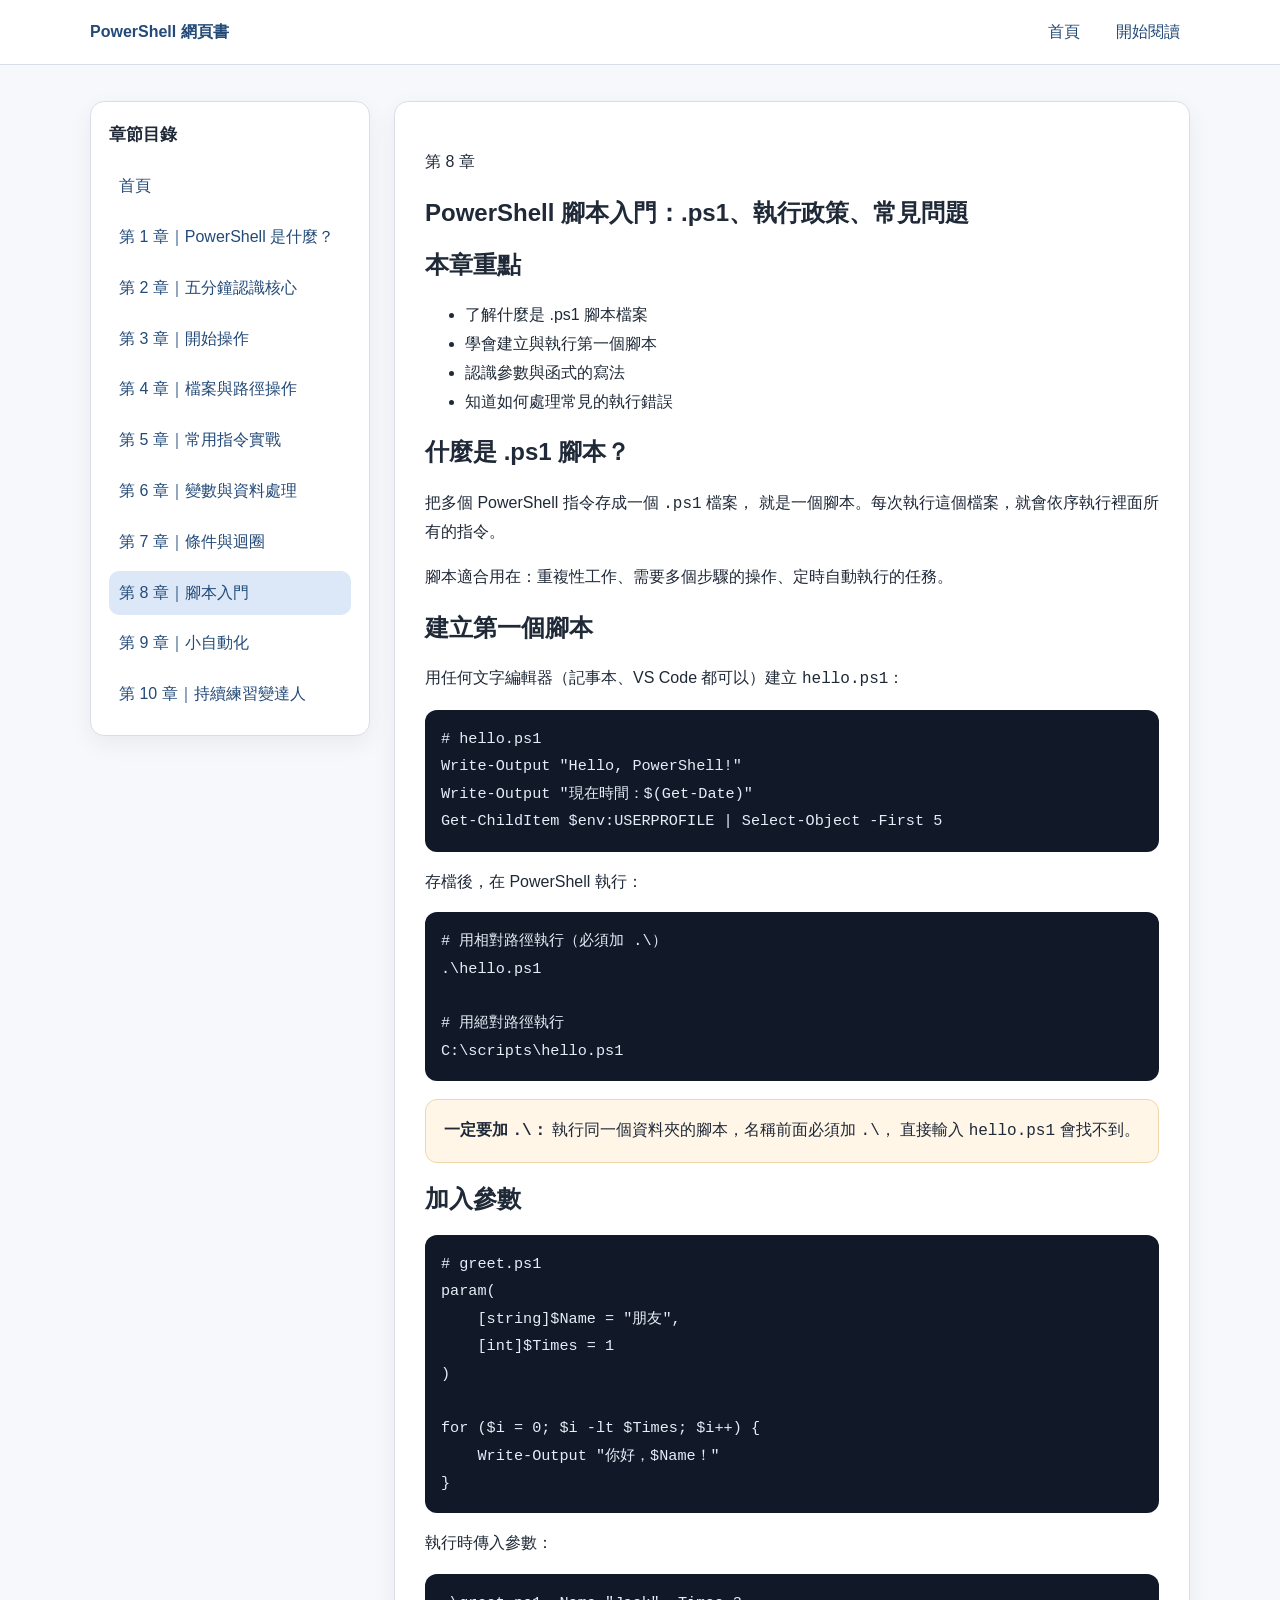
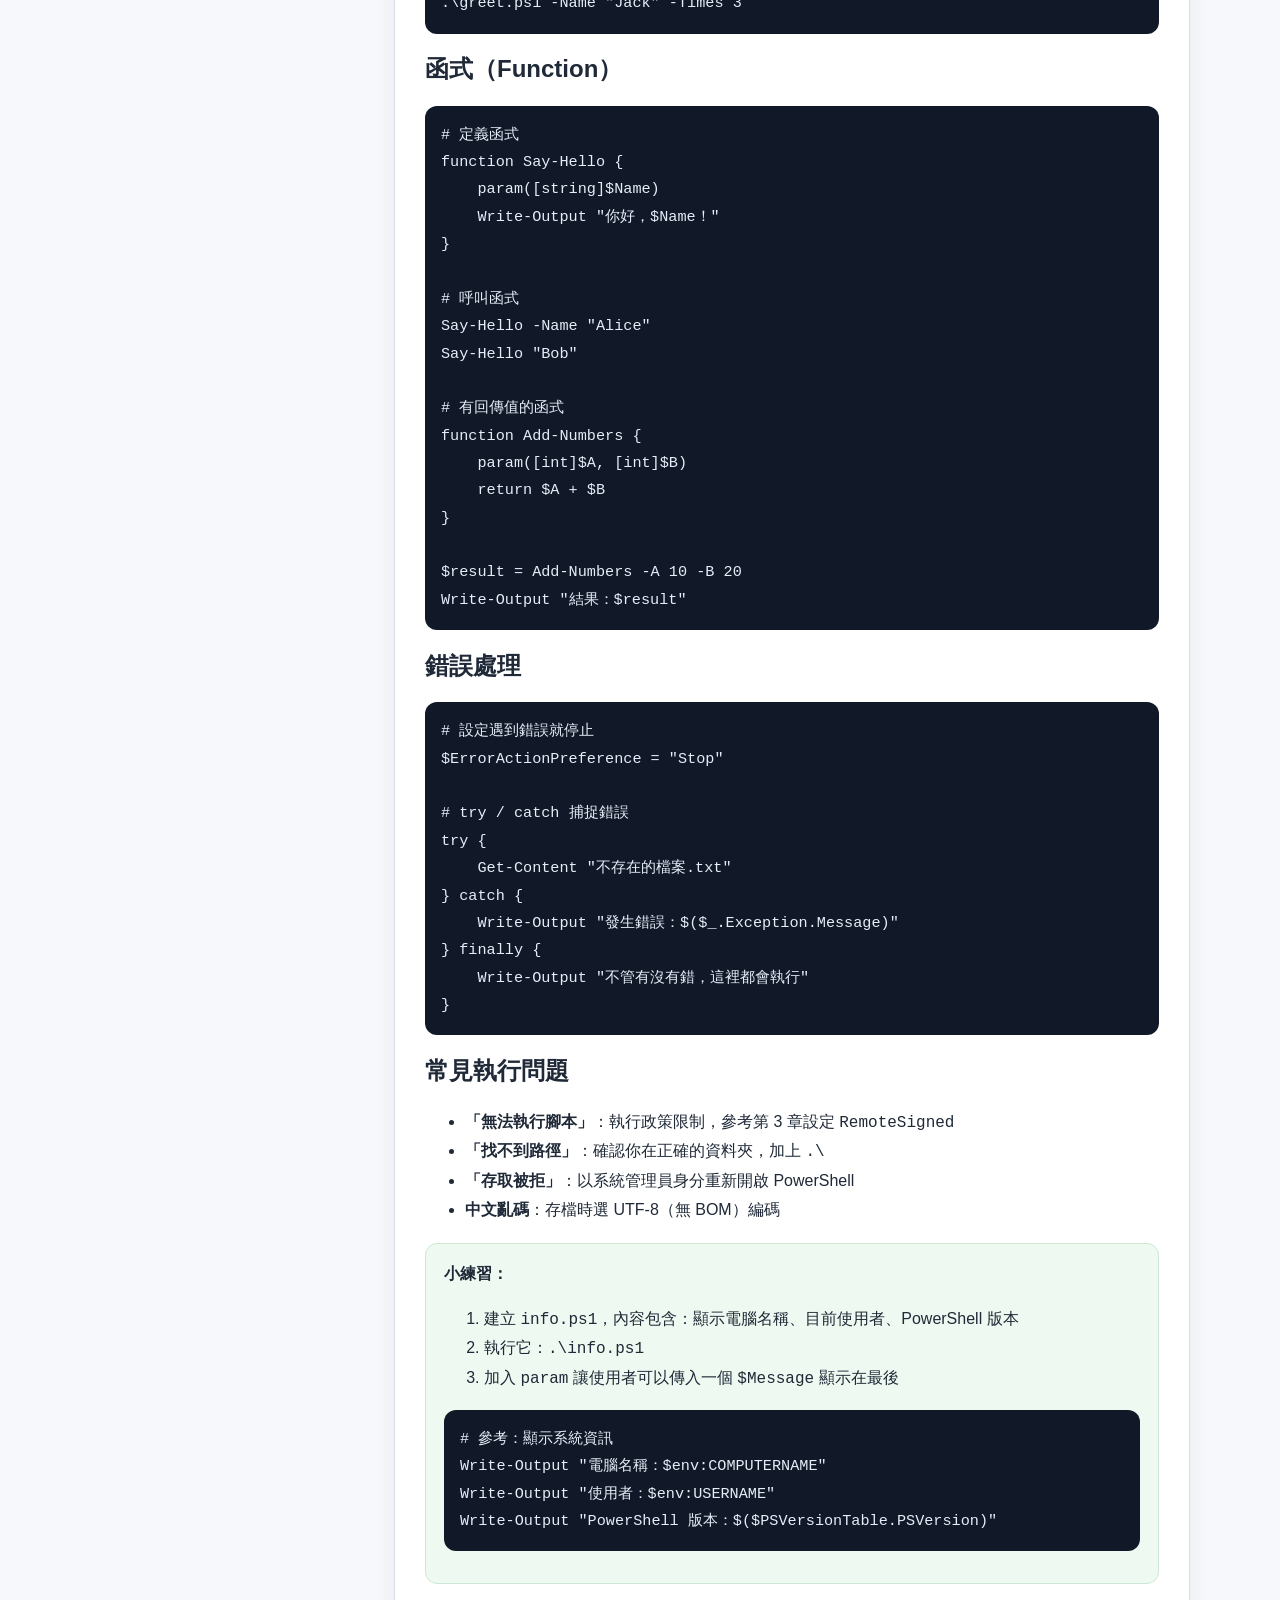
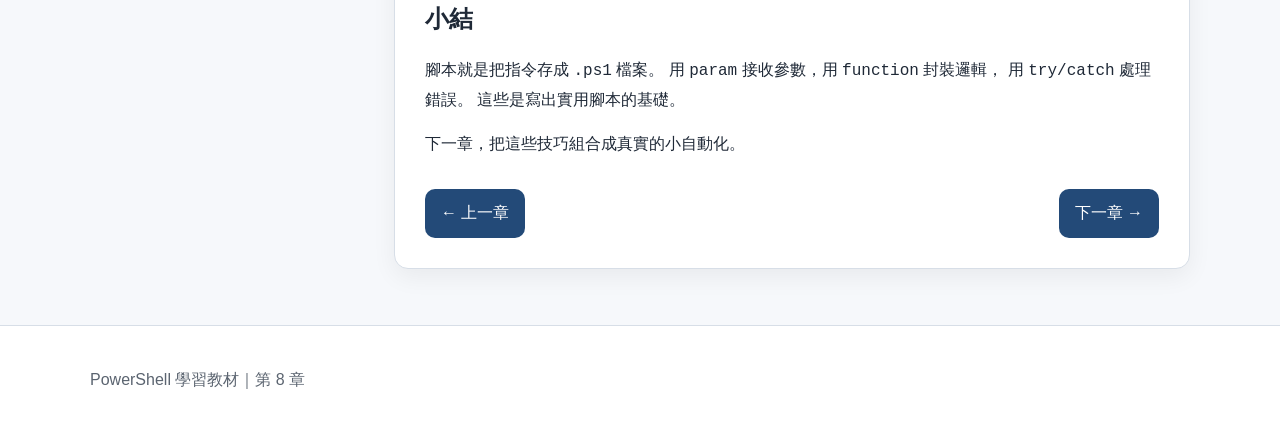
<file: chapters/chapter8.html>
<!DOCTYPE html>
<html lang="zh-Hant">
<head>
  <meta charset="UTF-8">
  <meta name="viewport" content="width=device-width, initial-scale=1.0">
  <title>第 8 章｜PowerShell 腳本入門：.ps1、執行政策、常見問題</title>
  <link rel="stylesheet" href="../assets/css/style.css">
</head>
<body>
  <header class="site-header">
    <div class="container header-inner">
      <div class="brand">PowerShell 網頁書</div>
      <button id="menuToggle" class="menu-toggle" aria-label="切換目錄">☰</button>
      <nav class="top-nav">
        <a href="../index.html">首頁</a>
        <a href="chapter1.html">開始閱讀</a>
      </nav>
    </div>
  </header>

  <main class="container page-chapter">
    <div class="chapter-layout">
      <aside class="sidebar">
        <h2>章節目錄</h2>
        <nav>
          <a href="../index.html">首頁</a>
          <a href="chapter1.html">第 1 章｜PowerShell 是什麼？</a>
          <a href="chapter2.html">第 2 章｜五分鐘認識核心</a>
          <a href="chapter3.html">第 3 章｜開始操作</a>
          <a href="chapter4.html">第 4 章｜檔案與路徑操作</a>
          <a href="chapter5.html">第 5 章｜常用指令實戰</a>
          <a href="chapter6.html">第 6 章｜變數與資料處理</a>
          <a href="chapter7.html">第 7 章｜條件與迴圈</a>
          <a href="chapter8.html">第 8 章｜腳本入門</a>
          <a href="chapter9.html">第 9 章｜小自動化</a>
          <a href="chapter10.html">第 10 章｜持續練習變達人</a>
        </nav>
      </aside>

      <article class="content">
        <p>第 8 章</p>
        <h1>PowerShell 腳本入門：.ps1、執行政策、常見問題</h1>

        <section>
          <h2>本章重點</h2>
          <ul>
            <li>了解什麼是 .ps1 腳本檔案</li>
            <li>學會建立與執行第一個腳本</li>
            <li>認識參數與函式的寫法</li>
            <li>知道如何處理常見的執行錯誤</li>
          </ul>
        </section>

        <section>
          <h2>什麼是 .ps1 腳本？</h2>
          <p>
            把多個 PowerShell 指令存成一個 <code>.ps1</code> 檔案，
            就是一個腳本。每次執行這個檔案，就會依序執行裡面所有的指令。
          </p>
          <p>
            腳本適合用在：重複性工作、需要多個步驟的操作、定時自動執行的任務。
          </p>
        </section>

        <section>
          <h2>建立第一個腳本</h2>
          <p>用任何文字編輯器（記事本、VS Code 都可以）建立 <code>hello.ps1</code>：</p>
          <pre><code># hello.ps1
Write-Output "Hello, PowerShell!"
Write-Output "現在時間：$(Get-Date)"
Get-ChildItem $env:USERPROFILE | Select-Object -First 5</code></pre>
          <p>存檔後，在 PowerShell 執行：</p>
          <pre><code># 用相對路徑執行（必須加 .\）
.\hello.ps1

# 用絕對路徑執行
C:\scripts\hello.ps1</code></pre>
          <div class="warning">
            <strong>一定要加 <code>.\</code>：</strong>
            執行同一個資料夾的腳本，名稱前面必須加 <code>.\</code>，
            直接輸入 <code>hello.ps1</code> 會找不到。
          </div>
        </section>

        <section>
          <h2>加入參數</h2>
          <pre><code># greet.ps1
param(
    [string]$Name = "朋友",
    [int]$Times = 1
)

for ($i = 0; $i -lt $Times; $i++) {
    Write-Output "你好，$Name！"
}</code></pre>
          <p>執行時傳入參數：</p>
          <pre><code>.\greet.ps1 -Name "Jack" -Times 3</code></pre>
        </section>

        <section>
          <h2>函式（Function）</h2>
          <pre><code># 定義函式
function Say-Hello {
    param([string]$Name)
    Write-Output "你好，$Name！"
}

# 呼叫函式
Say-Hello -Name "Alice"
Say-Hello "Bob"

# 有回傳值的函式
function Add-Numbers {
    param([int]$A, [int]$B)
    return $A + $B
}

$result = Add-Numbers -A 10 -B 20
Write-Output "結果：$result"</code></pre>
        </section>

        <section>
          <h2>錯誤處理</h2>
          <pre><code># 設定遇到錯誤就停止
$ErrorActionPreference = "Stop"

# try / catch 捕捉錯誤
try {
    Get-Content "不存在的檔案.txt"
} catch {
    Write-Output "發生錯誤：$($_.Exception.Message)"
} finally {
    Write-Output "不管有沒有錯，這裡都會執行"
}</code></pre>
        </section>

        <section>
          <h2>常見執行問題</h2>
          <ul>
            <li>
              <strong>「無法執行腳本」</strong>：執行政策限制，參考第 3 章設定 <code>RemoteSigned</code>
            </li>
            <li>
              <strong>「找不到路徑」</strong>：確認你在正確的資料夾，加上 <code>.\</code>
            </li>
            <li>
              <strong>「存取被拒」</strong>：以系統管理員身分重新開啟 PowerShell
            </li>
            <li>
              <strong>中文亂碼</strong>：存檔時選 UTF-8（無 BOM）編碼
            </li>
          </ul>
        </section>

        <div class="exercise">
          <strong>小練習：</strong>
          <ol>
            <li>建立 <code>info.ps1</code>，內容包含：顯示電腦名稱、目前使用者、PowerShell 版本</li>
            <li>執行它：<code>.\info.ps1</code></li>
            <li>加入 <code>param</code> 讓使用者可以傳入一個 <code>$Message</code> 顯示在最後</li>
          </ol>
          <pre><code># 參考：顯示系統資訊
Write-Output "電腦名稱：$env:COMPUTERNAME"
Write-Output "使用者：$env:USERNAME"
Write-Output "PowerShell 版本：$($PSVersionTable.PSVersion)"</code></pre>
        </div>

        <section>
          <h2>小結</h2>
          <p>
            腳本就是把指令存成 <code>.ps1</code> 檔案。
            用 <code>param</code> 接收參數，用 <code>function</code> 封裝邏輯，
            用 <code>try/catch</code> 處理錯誤。
            這些是寫出實用腳本的基礎。
          </p>
          <p>下一章，把這些技巧組合成真實的小自動化。</p>
        </section>

        <nav class="chapter-nav">
          <a href="chapter7.html">← 上一章</a>
          <a href="chapter9.html">下一章 →</a>
        </nav>
      </article>
    </div>
  </main>

  <footer class="site-footer">
    <div class="container">
      <p>PowerShell 學習教材｜第 8 章</p>
    </div>
  </footer>

  <script src="../assets/js/main.js"></script>
</body>
</html>
</file>
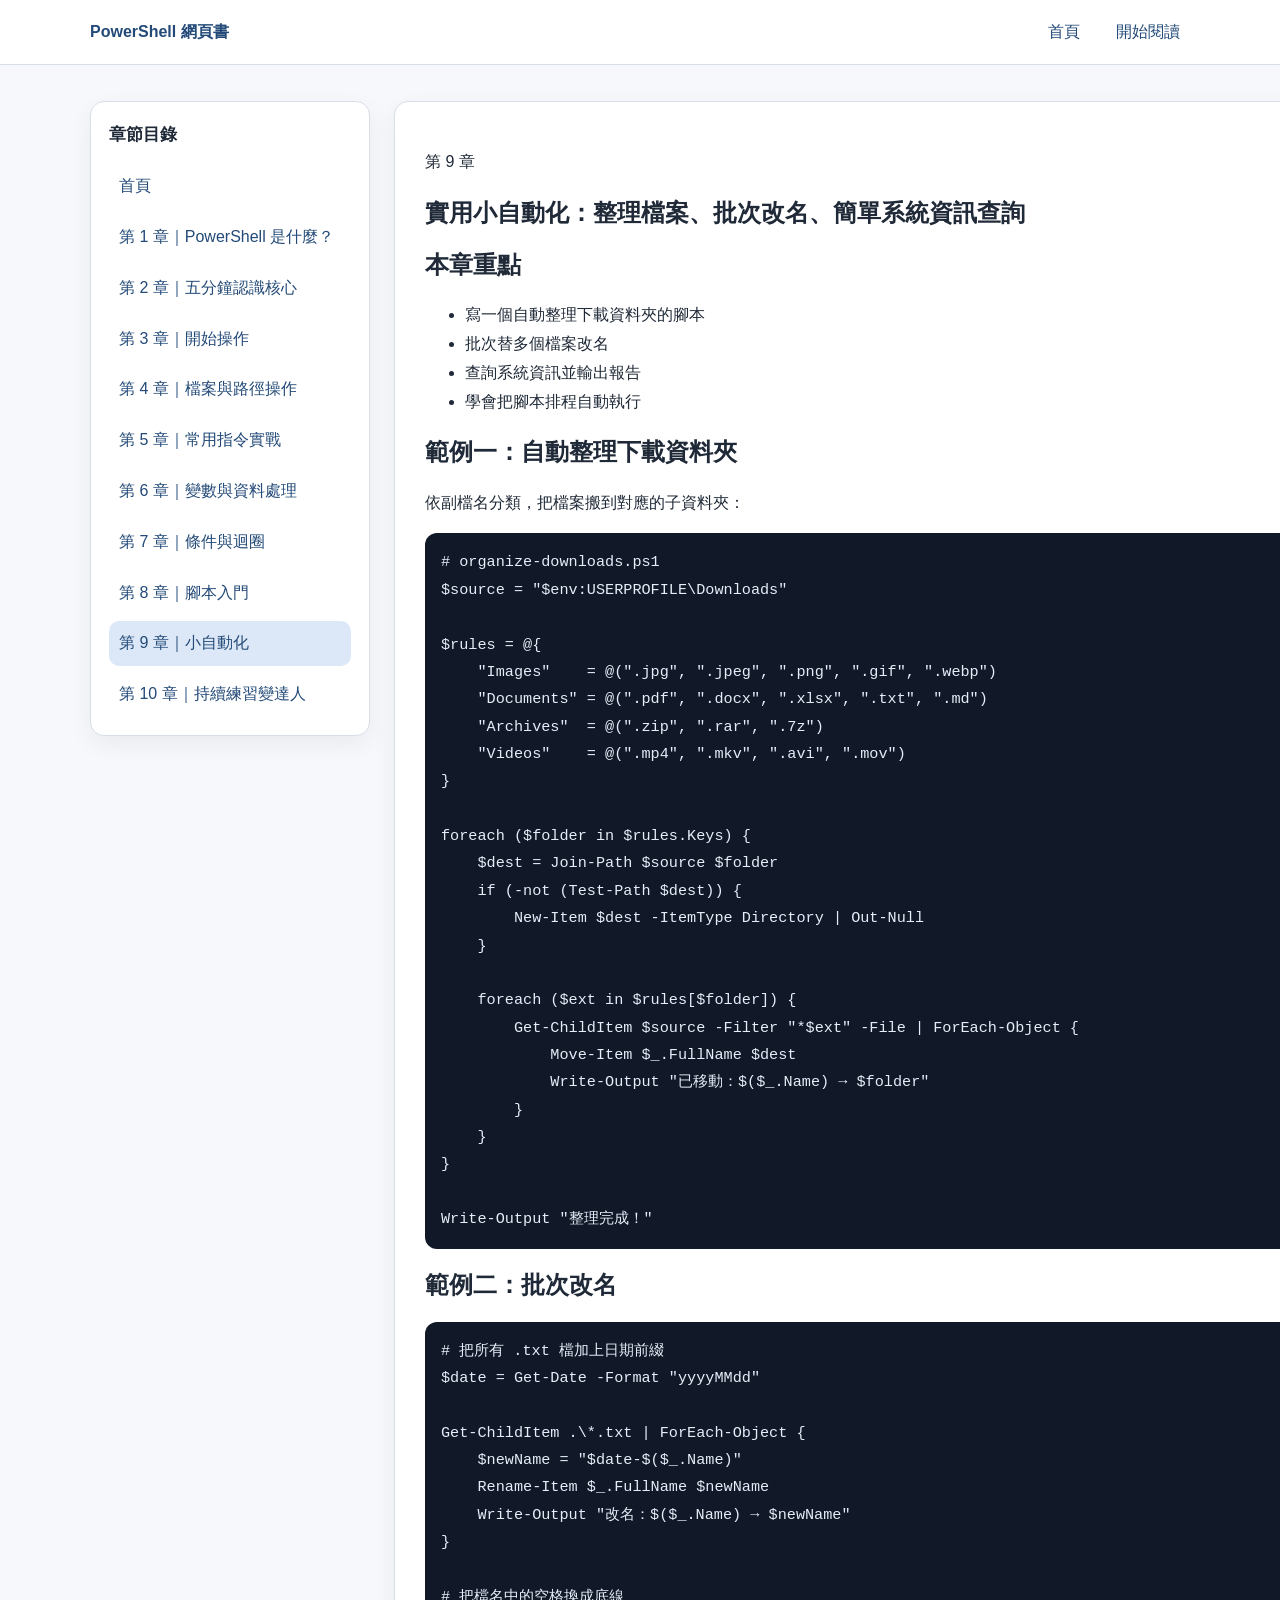
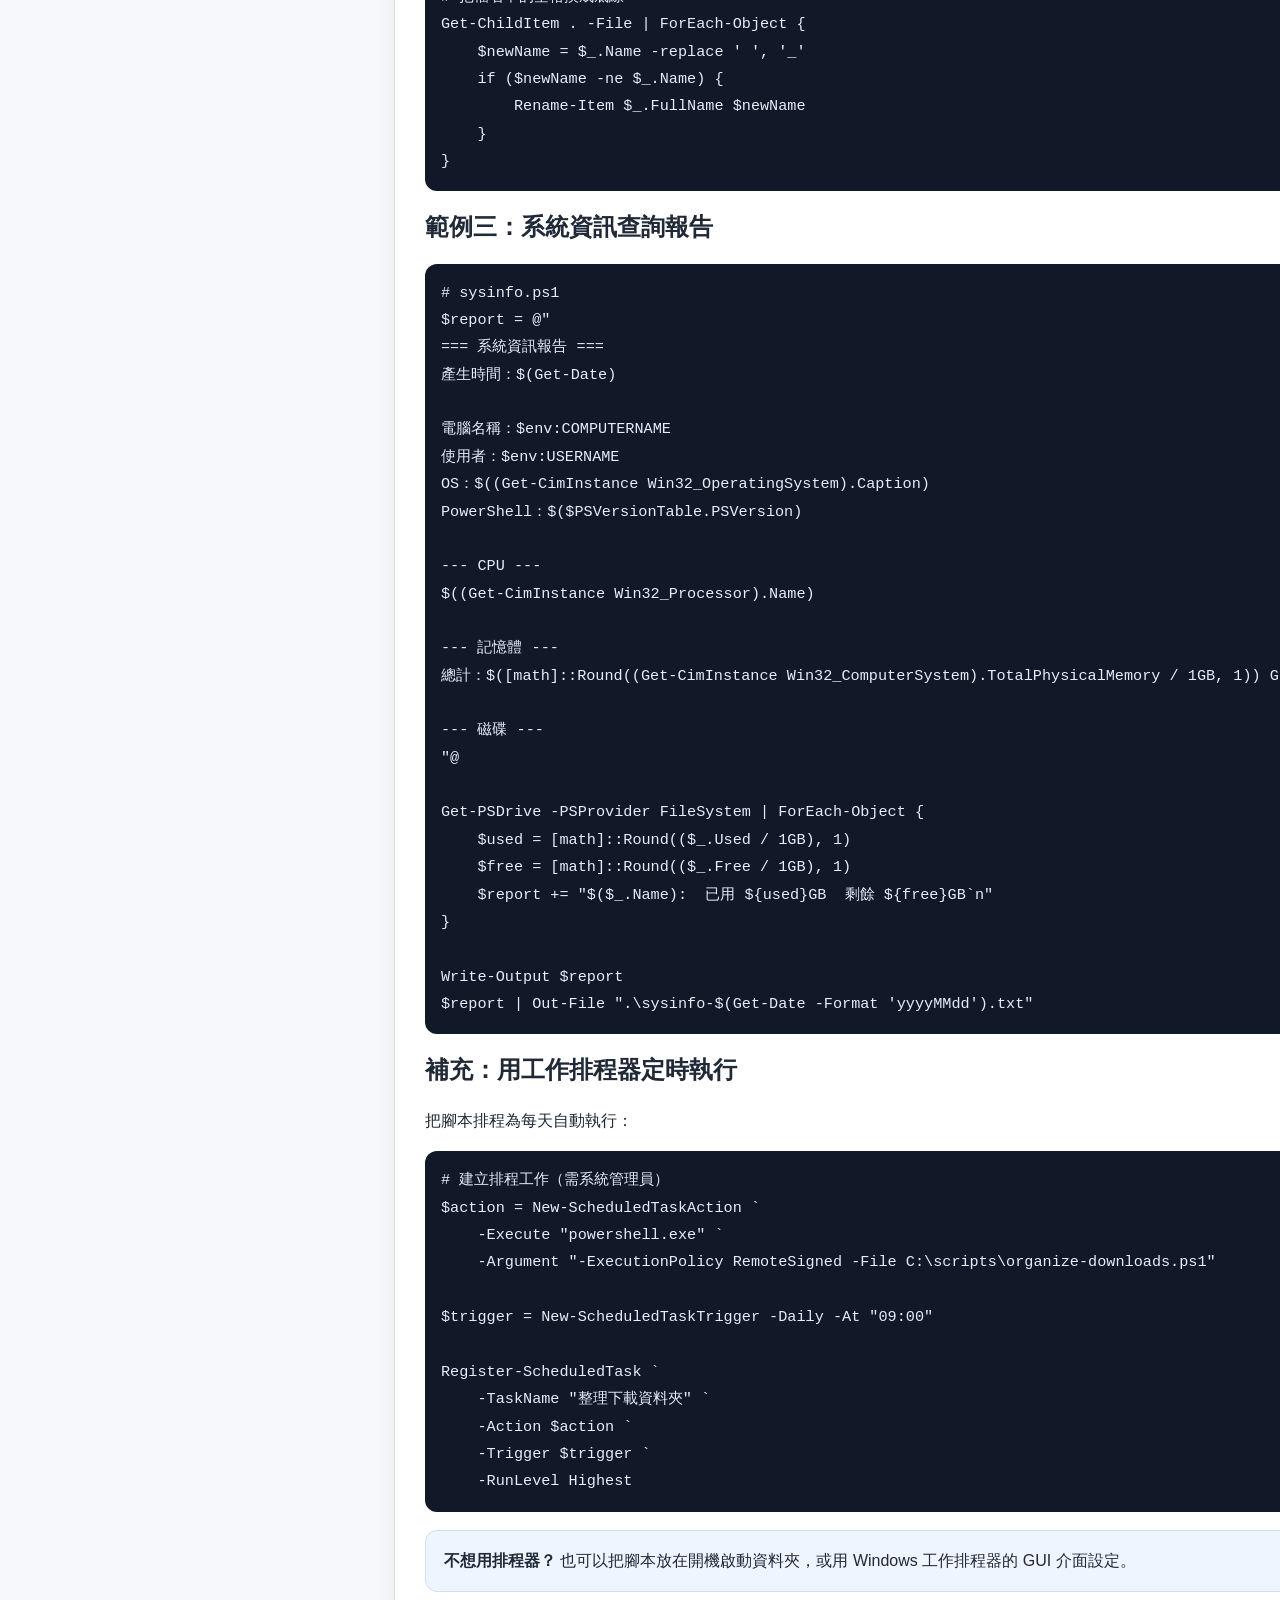
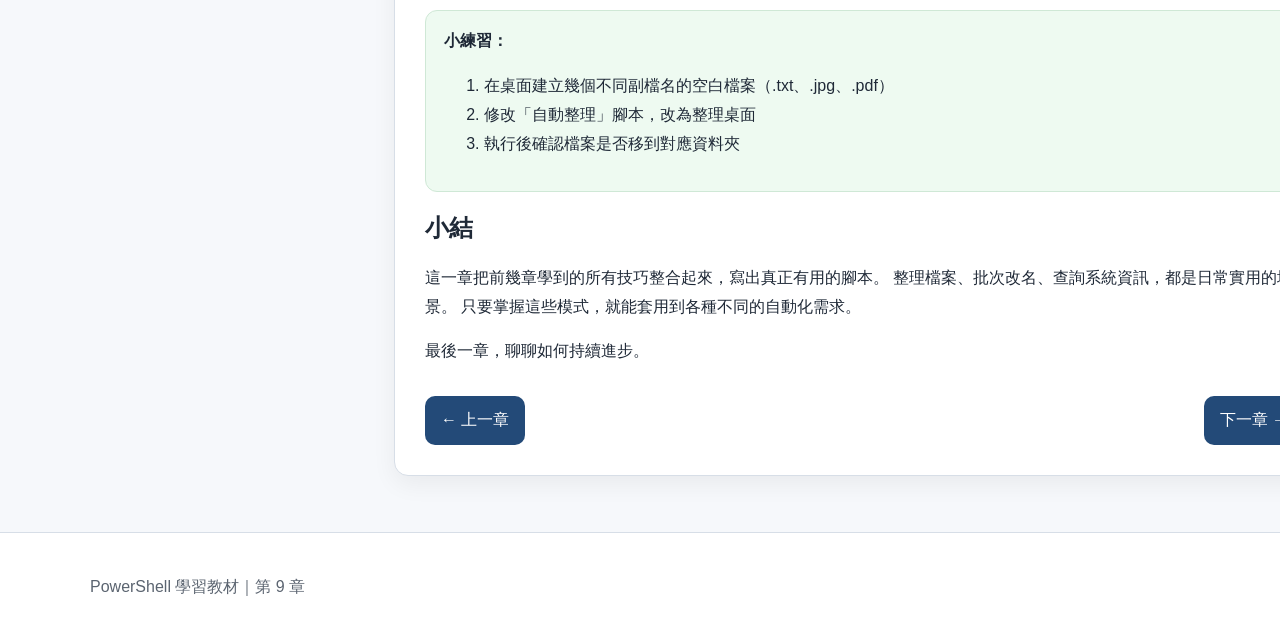
<file: chapters/chapter9.html>
<!DOCTYPE html>
<html lang="zh-Hant">
<head>
  <meta charset="UTF-8">
  <meta name="viewport" content="width=device-width, initial-scale=1.0">
  <title>第 9 章｜實用小自動化：整理檔案、批次改名、簡單系統資訊查詢</title>
  <link rel="stylesheet" href="../assets/css/style.css">
</head>
<body>
  <header class="site-header">
    <div class="container header-inner">
      <div class="brand">PowerShell 網頁書</div>
      <button id="menuToggle" class="menu-toggle" aria-label="切換目錄">☰</button>
      <nav class="top-nav">
        <a href="../index.html">首頁</a>
        <a href="chapter1.html">開始閱讀</a>
      </nav>
    </div>
  </header>

  <main class="container page-chapter">
    <div class="chapter-layout">
      <aside class="sidebar">
        <h2>章節目錄</h2>
        <nav>
          <a href="../index.html">首頁</a>
          <a href="chapter1.html">第 1 章｜PowerShell 是什麼？</a>
          <a href="chapter2.html">第 2 章｜五分鐘認識核心</a>
          <a href="chapter3.html">第 3 章｜開始操作</a>
          <a href="chapter4.html">第 4 章｜檔案與路徑操作</a>
          <a href="chapter5.html">第 5 章｜常用指令實戰</a>
          <a href="chapter6.html">第 6 章｜變數與資料處理</a>
          <a href="chapter7.html">第 7 章｜條件與迴圈</a>
          <a href="chapter8.html">第 8 章｜腳本入門</a>
          <a href="chapter9.html">第 9 章｜小自動化</a>
          <a href="chapter10.html">第 10 章｜持續練習變達人</a>
        </nav>
      </aside>

      <article class="content">
        <p>第 9 章</p>
        <h1>實用小自動化：整理檔案、批次改名、簡單系統資訊查詢</h1>

        <section>
          <h2>本章重點</h2>
          <ul>
            <li>寫一個自動整理下載資料夾的腳本</li>
            <li>批次替多個檔案改名</li>
            <li>查詢系統資訊並輸出報告</li>
            <li>學會把腳本排程自動執行</li>
          </ul>
        </section>

        <section>
          <h2>範例一：自動整理下載資料夾</h2>
          <p>依副檔名分類，把檔案搬到對應的子資料夾：</p>
          <pre><code># organize-downloads.ps1
$source = "$env:USERPROFILE\Downloads"

$rules = @{
    "Images"    = @(".jpg", ".jpeg", ".png", ".gif", ".webp")
    "Documents" = @(".pdf", ".docx", ".xlsx", ".txt", ".md")
    "Archives"  = @(".zip", ".rar", ".7z")
    "Videos"    = @(".mp4", ".mkv", ".avi", ".mov")
}

foreach ($folder in $rules.Keys) {
    $dest = Join-Path $source $folder
    if (-not (Test-Path $dest)) {
        New-Item $dest -ItemType Directory | Out-Null
    }

    foreach ($ext in $rules[$folder]) {
        Get-ChildItem $source -Filter "*$ext" -File | ForEach-Object {
            Move-Item $_.FullName $dest
            Write-Output "已移動：$($_.Name) → $folder"
        }
    }
}

Write-Output "整理完成！"</code></pre>
        </section>

        <section>
          <h2>範例二：批次改名</h2>
          <pre><code># 把所有 .txt 檔加上日期前綴
$date = Get-Date -Format "yyyyMMdd"

Get-ChildItem .\*.txt | ForEach-Object {
    $newName = "$date-$($_.Name)"
    Rename-Item $_.FullName $newName
    Write-Output "改名：$($_.Name) → $newName"
}

# 把檔名中的空格換成底線
Get-ChildItem . -File | ForEach-Object {
    $newName = $_.Name -replace ' ', '_'
    if ($newName -ne $_.Name) {
        Rename-Item $_.FullName $newName
    }
}</code></pre>
        </section>

        <section>
          <h2>範例三：系統資訊查詢報告</h2>
          <pre><code># sysinfo.ps1
$report = @"
=== 系統資訊報告 ===
產生時間：$(Get-Date)

電腦名稱：$env:COMPUTERNAME
使用者：$env:USERNAME
OS：$((Get-CimInstance Win32_OperatingSystem).Caption)
PowerShell：$($PSVersionTable.PSVersion)

--- CPU ---
$((Get-CimInstance Win32_Processor).Name)

--- 記憶體 ---
總計：$([math]::Round((Get-CimInstance Win32_ComputerSystem).TotalPhysicalMemory / 1GB, 1)) GB

--- 磁碟 ---
"@

Get-PSDrive -PSProvider FileSystem | ForEach-Object {
    $used = [math]::Round(($_.Used / 1GB), 1)
    $free = [math]::Round(($_.Free / 1GB), 1)
    $report += "$($_.Name):  已用 ${used}GB  剩餘 ${free}GB`n"
}

Write-Output $report
$report | Out-File ".\sysinfo-$(Get-Date -Format 'yyyyMMdd').txt"</code></pre>
        </section>

        <section>
          <h2>補充：用工作排程器定時執行</h2>
          <p>把腳本排程為每天自動執行：</p>
          <pre><code># 建立排程工作（需系統管理員）
$action = New-ScheduledTaskAction `
    -Execute "powershell.exe" `
    -Argument "-ExecutionPolicy RemoteSigned -File C:\scripts\organize-downloads.ps1"

$trigger = New-ScheduledTaskTrigger -Daily -At "09:00"

Register-ScheduledTask `
    -TaskName "整理下載資料夾" `
    -Action $action `
    -Trigger $trigger `
    -RunLevel Highest</code></pre>
          <div class="note">
            <strong>不想用排程器？</strong>
            也可以把腳本放在開機啟動資料夾，或用 Windows 工作排程器的 GUI 介面設定。
          </div>
        </section>

        <div class="exercise">
          <strong>小練習：</strong>
          <ol>
            <li>在桌面建立幾個不同副檔名的空白檔案（.txt、.jpg、.pdf）</li>
            <li>修改「自動整理」腳本，改為整理桌面</li>
            <li>執行後確認檔案是否移到對應資料夾</li>
          </ol>
        </div>

        <section>
          <h2>小結</h2>
          <p>
            這一章把前幾章學到的所有技巧整合起來，寫出真正有用的腳本。
            整理檔案、批次改名、查詢系統資訊，都是日常實用的場景。
            只要掌握這些模式，就能套用到各種不同的自動化需求。
          </p>
          <p>最後一章，聊聊如何持續進步。</p>
        </section>

        <nav class="chapter-nav">
          <a href="chapter8.html">← 上一章</a>
          <a href="chapter10.html">下一章 →</a>
        </nav>
      </article>
    </div>
  </main>

  <footer class="site-footer">
    <div class="container">
      <p>PowerShell 學習教材｜第 9 章</p>
    </div>
  </footer>

  <script src="../assets/js/main.js"></script>
</body>
</html>
</file>
<file: assets/css/style.css>
:root {
  --bg: #f6f8fb;
  --surface: #ffffff;
  --text: #1f2937;
  --muted: #5b6470;
  --primary: #234a78;
  --primary-light: #dce8f7;
  --border: #d7dee7;
  --code-bg: #111827;
  --code-text: #e5edf8;
  --accent: #f2c66d;
  --shadow: 0 8px 24px rgba(0, 0, 0, 0.06);
  --radius: 14px;
}

* {
  box-sizing: border-box;
}

html {
  scroll-behavior: smooth;
}

body {
  margin: 0;
  font-family: "Microsoft JhengHei", "Noto Sans TC", sans-serif;
  line-height: 1.8;
  color: var(--text);
  background: var(--bg);
}

a {
  color: var(--primary);
  text-decoration: none;
}

a:hover {
  text-decoration: underline;
}

.container {
  width: min(1100px, 92%);
  margin: 0 auto;
}

.site-header {
  position: sticky;
  top: 0;
  z-index: 20;
  background: rgba(255, 255, 255, 0.96);
  backdrop-filter: blur(8px);
  border-bottom: 1px solid var(--border);
}

.header-inner {
  display: flex;
  align-items: center;
  justify-content: space-between;
  min-height: 64px;
  gap: 16px;
}

.brand {
  font-weight: 700;
  color: var(--primary);
}

.top-nav {
  display: flex;
  gap: 16px;
}

.top-nav a {
  padding: 8px 10px;
  border-radius: 8px;
}

.top-nav a.active,
.top-nav a:hover {
  background: var(--primary-light);
  text-decoration: none;
}

.menu-toggle {
  display: none;
  border: 1px solid var(--border);
  background: var(--surface);
  padding: 8px 12px;
  border-radius: 10px;
  cursor: pointer;
}

.hero {
  background: linear-gradient(135deg, #18385d 0%, #315b8d 100%);
  color: #fff;
  padding: 72px 0;
}

.eyebrow {
  display: inline-block;
  margin: 0 0 8px;
  padding: 4px 10px;
  background: rgba(255,255,255,0.14);
  border-radius: 999px;
  font-size: 0.95rem;
}

.hero h1 {
  margin: 0 0 14px;
  font-size: clamp(2rem, 4vw, 3.2rem);
  line-height: 1.25;
}

.hero-text {
  max-width: 780px;
  color: rgba(255,255,255,0.9);
}

.hero-actions {
  display: flex;
  gap: 12px;
  flex-wrap: wrap;
  margin-top: 20px;
}

.btn {
  display: inline-block;
  padding: 11px 18px;
  border-radius: 10px;
  font-weight: 700;
  transition: 0.2s ease;
}

.btn:hover {
  transform: translateY(-1px);
  text-decoration: none;
}

.btn.primary {
  background: var(--accent);
  color: #2a2a2a;
}

.btn.secondary {
  background: rgba(255,255,255,0.16);
  color: #fff;
  border: 1px solid rgba(255,255,255,0.25);
}

.page-home,
.page-chapter {
  padding: 36px 0 56px;
}

.panel {
  background: var(--surface);
  border: 1px solid var(--border);
  border-radius: var(--radius);
  padding: 24px;
  box-shadow: var(--shadow);
  margin-bottom: 22px;
}

.feature-list,
.roadmap {
  padding-left: 22px;
}

.chapter-grid {
  display: grid;
  grid-template-columns: repeat(auto-fit, minmax(220px, 1fr));
  gap: 14px;
}

.card {
  display: block;
  background: var(--surface);
  border: 1px solid var(--border);
  border-radius: 14px;
  padding: 18px;
  box-shadow: var(--shadow);
}

.card strong {
  display: block;
  margin-bottom: 6px;
}

.card span {
  color: var(--muted);
}

.chapter-layout {
  display: grid;
  grid-template-columns: 280px 1fr;
  gap: 24px;
}

.sidebar {
  background: var(--surface);
  border: 1px solid var(--border);
  border-radius: var(--radius);
  padding: 18px;
  box-shadow: var(--shadow);
  height: fit-content;
  position: sticky;
  top: 84px;
}

.sidebar h2 {
  font-size: 1.05rem;
  margin-top: 0;
}

.sidebar nav {
  display: flex;
  flex-direction: column;
  gap: 6px;
}

.sidebar nav a {
  padding: 8px 10px;
  border-radius: 10px;
}

.sidebar nav a.active,
.sidebar nav a:hover {
  background: var(--primary-light);
  text-decoration: none;
}

.content {
  background: var(--surface);
  border: 1px solid var(--border);
  border-radius: var(--radius);
  padding: 30px;
  box-shadow: var(--shadow);
}

.content h1,
.content h2,
.content h3 {
  line-height: 1.35;
}

.content pre {
  background: var(--code-bg);
  color: var(--code-text);
  padding: 16px;
  border-radius: 12px;
  overflow-x: auto;
  font-size: 0.95rem;
}

.content code {
  font-family: Consolas, Monaco, monospace;
}

.note,
.warning,
.exercise {
  border-radius: 12px;
  padding: 16px 18px;
  margin: 18px 0;
}

.note {
  background: #eef5ff;
  border: 1px solid #cfe0f6;
}

.warning {
  background: #fff6e8;
  border: 1px solid #f0d7a8;
}

.exercise {
  background: #eefaf1;
  border: 1px solid #cfe8d6;
}

/* ===== 首頁 ===== */
.home-grid {
  display: grid;
  grid-template-columns: 1fr 480px;
  gap: 22px;
  align-items: start;
}

.roadmap {
  list-style: none;
  padding-left: 0;
  display: flex;
  flex-direction: column;
  gap: 10px;
}

.roadmap li {
  display: flex;
  align-items: center;
  gap: 10px;
}

.roadmap-tag {
  display: inline-block;
  padding: 2px 10px;
  border-radius: 999px;
  font-size: 0.78rem;
  font-weight: 700;
  white-space: nowrap;
  background: var(--border);
  color: var(--muted);
}

.roadmap-tag.done {
  background: #d1fae5;
  color: #065f46;
}

.roadmap-tag.upcoming {
  background: var(--primary-light);
  color: var(--primary);
}

.toc-panel {
  padding: 24px;
}

.toc-list {
  list-style: none;
  padding: 0;
  margin: 0;
  display: flex;
  flex-direction: column;
  gap: 4px;
}

.toc-item a {
  display: flex;
  align-items: flex-start;
  gap: 14px;
  padding: 12px 14px;
  border-radius: 10px;
  transition: background 0.15s;
  color: var(--text);
}

.toc-item a:hover {
  background: var(--primary-light);
  text-decoration: none;
}

.toc-item.done a {
  color: var(--primary);
}

.toc-num {
  flex-shrink: 0;
  width: 28px;
  height: 28px;
  border-radius: 8px;
  background: var(--bg);
  border: 1px solid var(--border);
  display: flex;
  align-items: center;
  justify-content: center;
  font-size: 0.78rem;
  font-weight: 700;
  color: var(--muted);
}

.toc-item.done .toc-num {
  background: var(--primary);
  border-color: var(--primary);
  color: #fff;
}

.toc-info {
  display: flex;
  flex-direction: column;
  gap: 2px;
}

.toc-info strong {
  font-size: 0.95rem;
  line-height: 1.4;
}

.toc-info span {
  font-size: 0.82rem;
  color: var(--muted);
}

@media (max-width: 900px) {
  .home-grid {
    grid-template-columns: 1fr;
  }
}

/* ===== 章節導覽 ===== */
.chapter-nav {
  display: flex;
  justify-content: space-between;
  gap: 12px;
  margin-top: 30px;
  flex-wrap: wrap;
}

.chapter-nav a {
  background: var(--primary);
  color: #fff;
  padding: 10px 16px;
  border-radius: 10px;
}

.site-footer {
  border-top: 1px solid var(--border);
  background: #fff;
  padding: 24px 0;
  color: var(--muted);
}

.back-top {
  position: fixed;
  right: 18px;
  bottom: 18px;
  display: none;
  background: var(--primary);
  color: #fff;
  border: none;
  border-radius: 999px;
  width: 44px;
  height: 44px;
  cursor: pointer;
  box-shadow: var(--shadow);
}

.back-top.show {
  display: inline-flex;
  align-items: center;
  justify-content: center;
}

@media (max-width: 900px) {
  .chapter-layout {
    grid-template-columns: 1fr;
  }

  .sidebar {
    position: static;
  }
}

@media (max-width: 720px) {
  .top-nav {
    display: none;
    position: absolute;
    right: 4%;
    top: 64px;
    background: #fff;
    border: 1px solid var(--border);
    border-radius: 12px;
    padding: 10px;
    box-shadow: var(--shadow);
    flex-direction: column;
    min-width: 180px;
  }

  .top-nav.open {
    display: flex;
  }

  .menu-toggle {
    display: inline-block;
  }

  .content,
  .panel,
  .sidebar {
    padding: 20px;
  }
}
</file>
